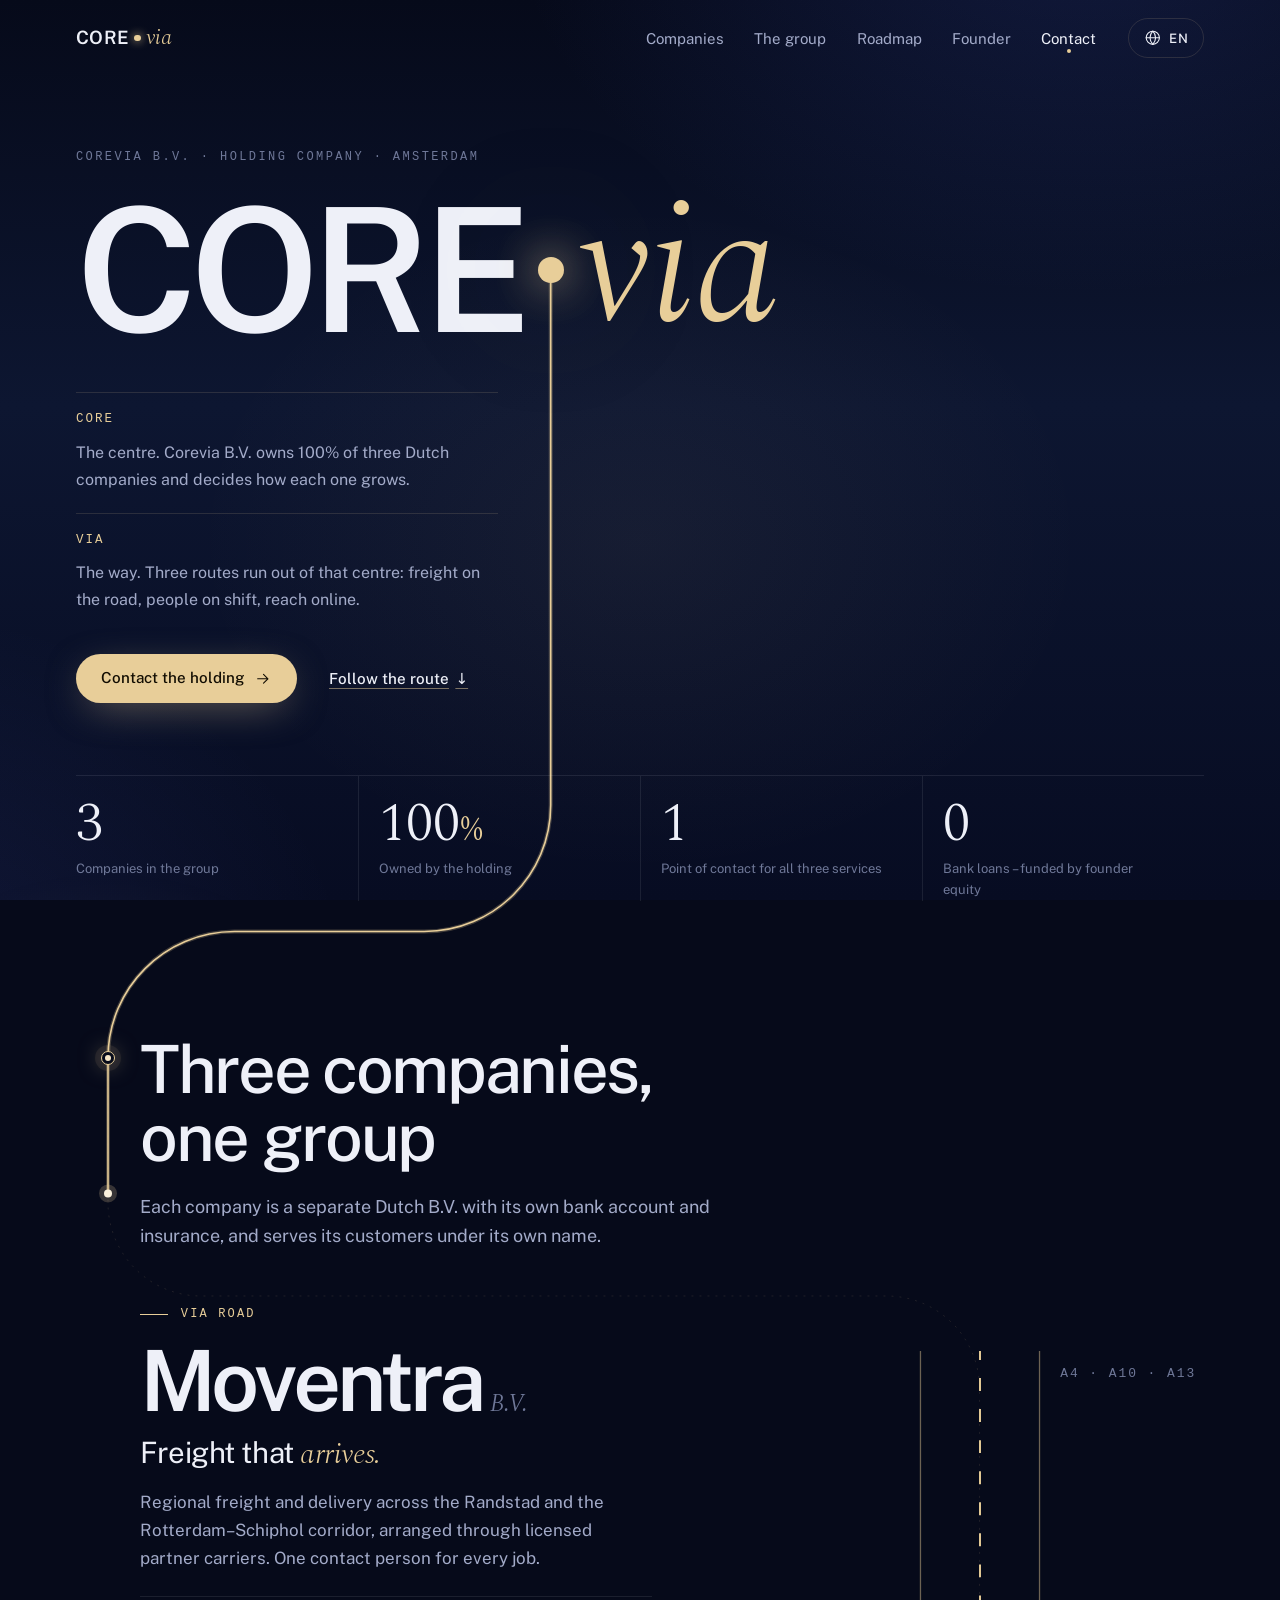
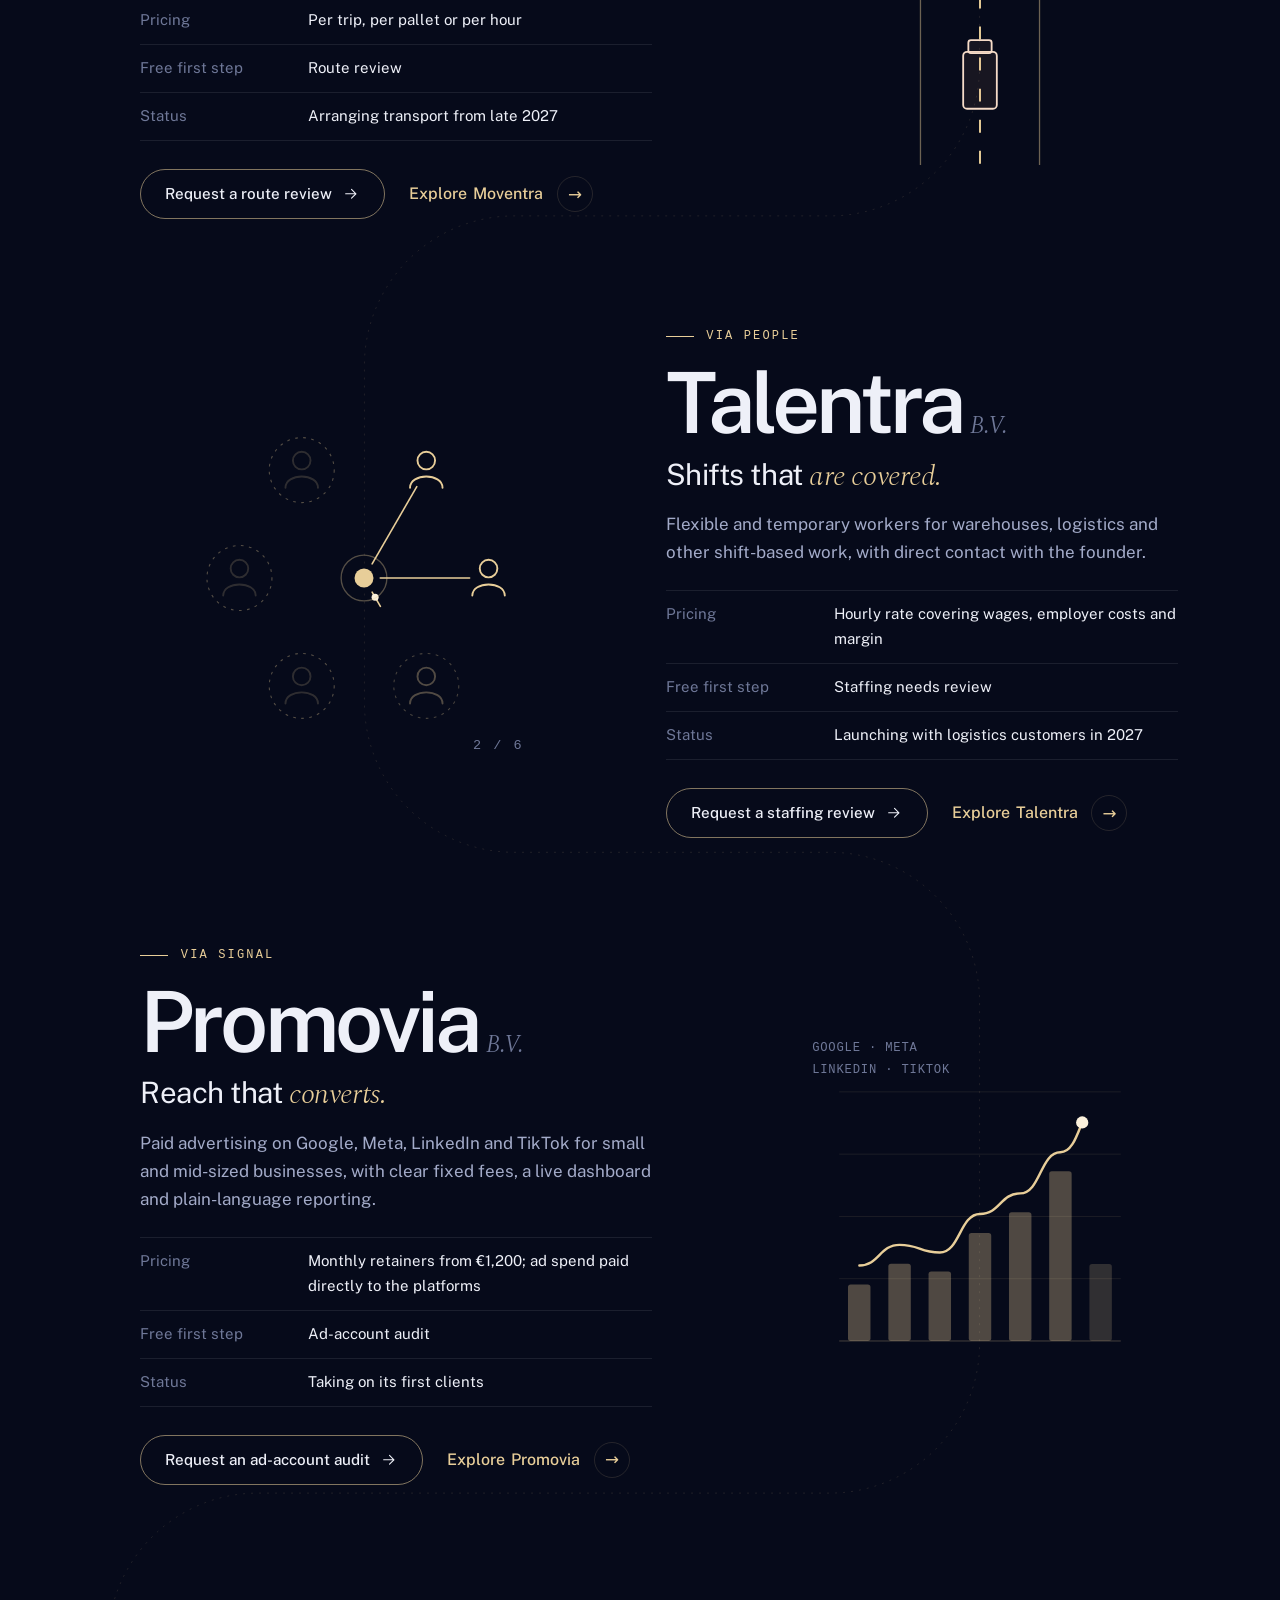
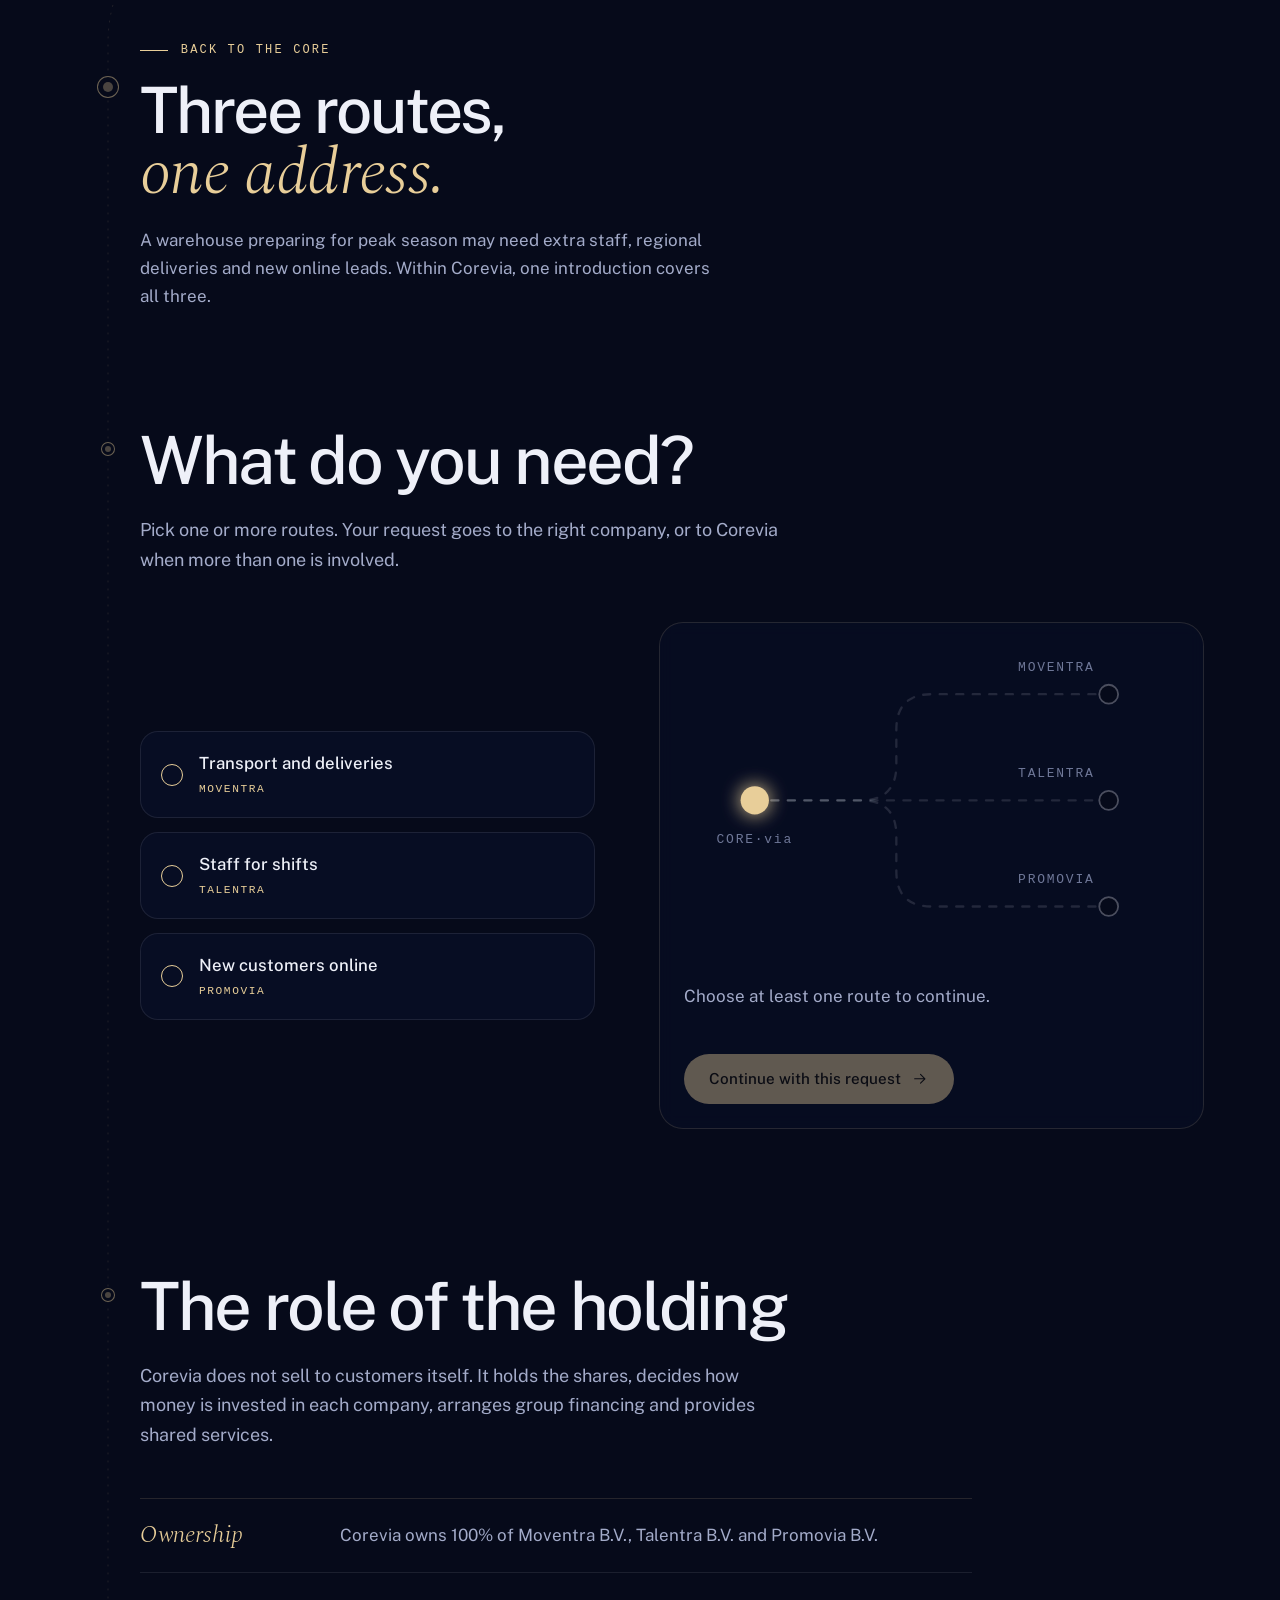
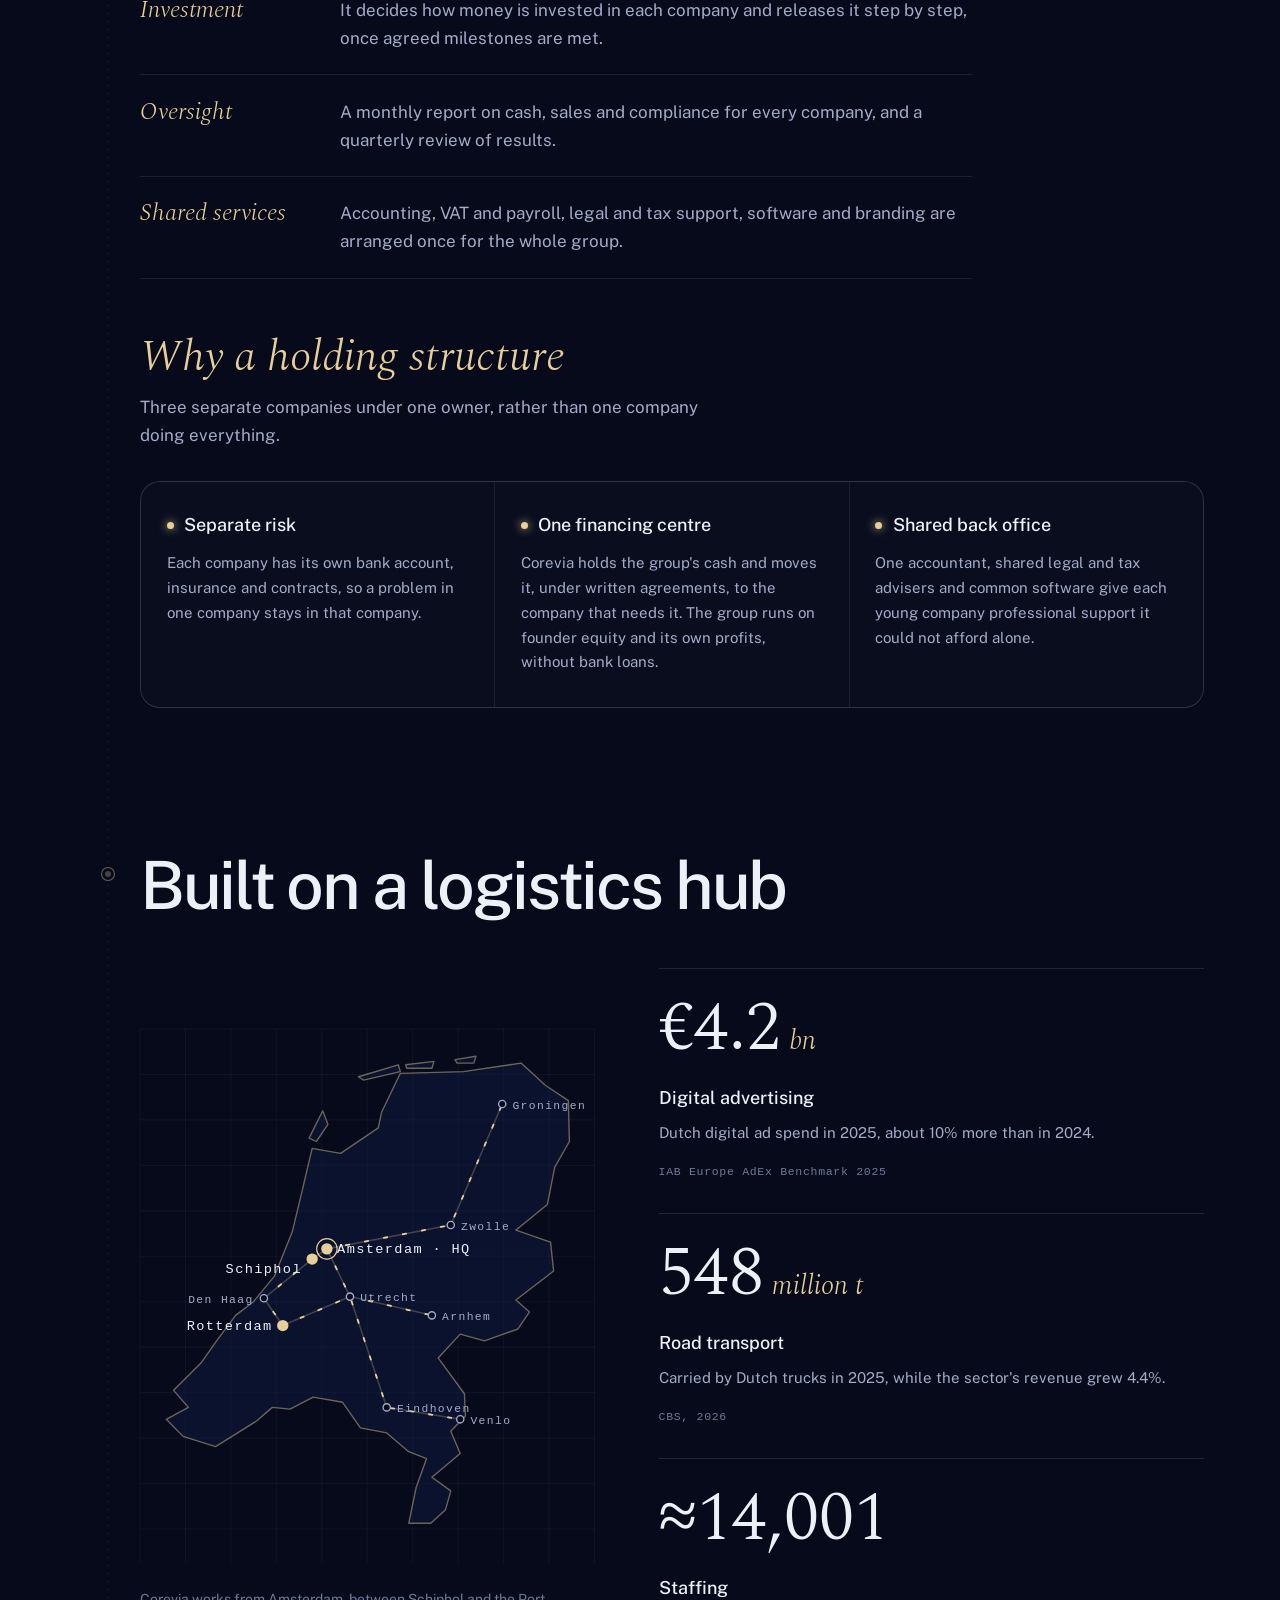
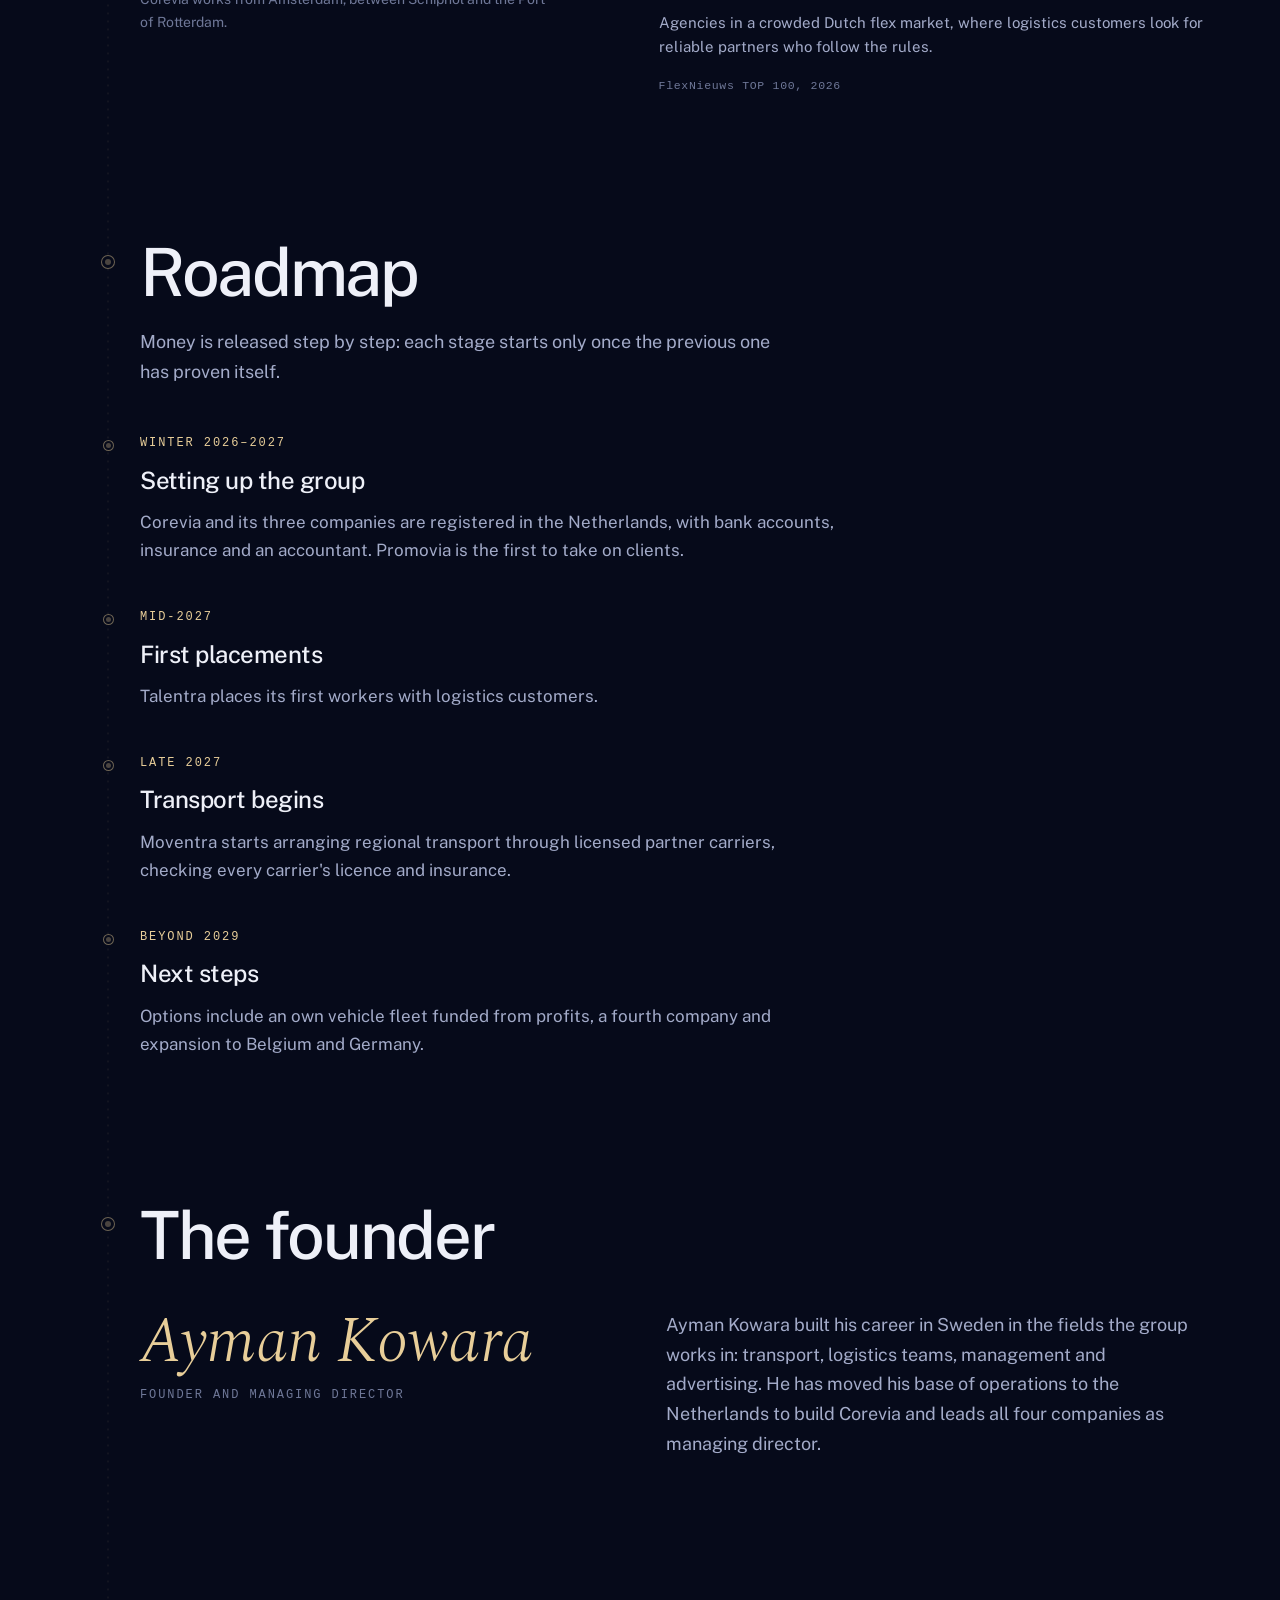
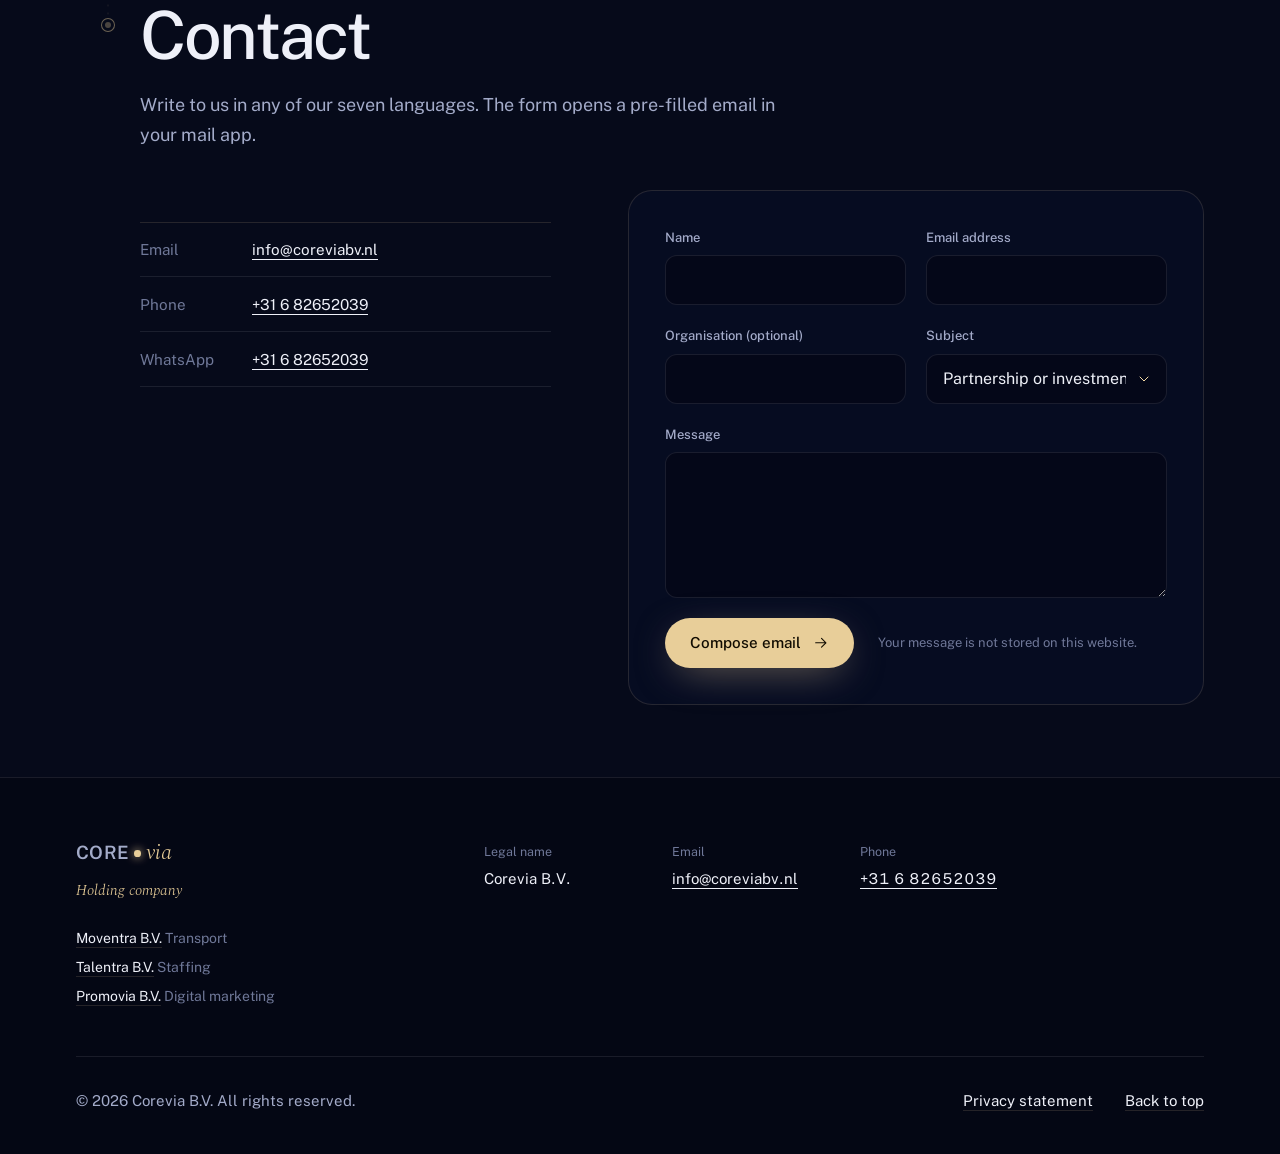
<file: index.html>
<!DOCTYPE html>
<html lang="en">
<head>
  <meta charset="utf-8">
  <meta name="viewport" content="width=device-width, initial-scale=1">
  <title>Corevia B.V. – Transport, staffing and digital marketing group</title>
  <meta name="description" content="Corevia B.V. is the Dutch holding company of Moventra (transport), Talentra (staffing) and Promovia (digital marketing).">
  <meta name="theme-color" content="#070b1d">
  <meta property="og:type" content="website">
  <meta property="og:url" content="https://coreviabv.nl/">
  <meta property="og:title" content="Corevia B.V. – Transport, staffing and digital marketing group">
  <meta property="og:description" content="Corevia B.V. is the Dutch holding company of Moventra (transport), Talentra (staffing) and Promovia (digital marketing).">
  <meta property="og:image" content="https://coreviabv.nl/assets/og-image.png">
  <meta property="og:image:width" content="1200">
  <meta property="og:image:height" content="630">
  <meta name="twitter:card" content="summary_large_image">
  <link rel="icon" href="assets/favicon.svg" type="image/svg+xml">
  <script type="application/ld+json">
  {"@context":"https://schema.org","@type":"Organization","name":"Corevia B.V.","legalName":"Corevia B.V.","email":"info@coreviabv.nl","telephone":"+31682652039","description":"Dutch holding company of Moventra B.V. (transport), Talentra B.V. (staffing) and Promovia B.V. (digital marketing).","foundingDate":"2026-11","founder":{"@type":"Person","name":"Ayman Kowara"},"address":{"@type":"PostalAddress","addressLocality":"Amsterdam","addressCountry":"NL"},"subOrganization":[{"@type":"Organization","name":"Moventra B.V.","description":"Regional freight and delivery"},{"@type":"Organization","name":"Talentra B.V.","description":"Staffing and employment"},{"@type":"Organization","name":"Promovia B.V.","description":"Digital marketing"}]}
  </script>
  <link rel="preload" href="assets/fonts/spectral-latin-300-italic.woff2" as="font" type="font/woff2" crossorigin>
  <link rel="preload" href="assets/fonts/public-sans-latin-400-normal.woff2" as="font" type="font/woff2" crossorigin>
  <link rel="stylesheet" href="css/via.css?v=20261126g">
  <script>
    document.documentElement.classList.add("js");
  </script>
</head>
<body data-page="home">
  <a class="skip-link" href="#main" data-i18n="skip">Skip to content</a>


  <!-- Background: gradient, moving contour lines, grain, glow that follows the line -->
  <div class="bg" aria-hidden="true">
    <canvas id="bg-lines"></canvas>
    <div class="bg-glow" id="bg-glow"></div>
    <div class="bg-grain"></div>
  </div>

  <header class="site-header" id="top">
    <div class="wrap">
      <a class="wordmark" href="#top" aria-label="Corevia B.V.">
        <span class="wm-core">CORE</span><span class="wm-dot" aria-hidden="true"></span><span class="wm-via">via</span>
      </a>
      <nav class="primary-nav" id="primary-nav" aria-label="Main" data-i18n-scope>
        <ul>
          <li><a href="#companies" data-i18n="nav.companies">Companies</a></li>
          <li><a href="#about" data-i18n="nav.group">The group</a></li>
          <li><a href="#roadmap" data-i18n="nav.roadmap">Roadmap</a></li>
          <li><a href="#founder" data-i18n="nav.founder">Founder</a></li>
          <li><a href="#contact" data-i18n="nav.contact">Contact</a></li>
        </ul>
      </nav>
      <div class="lang" id="lang">
        <button class="lang-toggle" type="button" aria-expanded="false" aria-controls="lang-list" data-i18n-attr="aria-label:lang.label">
          <svg class="icon" viewBox="0 0 24 24" aria-hidden="true"><circle cx="12" cy="12" r="9"/><path d="M3 12h18"/><path d="M12 3c2.5 2.6 3.8 5.6 3.8 9s-1.3 6.4-3.8 9c-2.5-2.6-3.8-5.6-3.8-9S9.5 5.6 12 3z"/></svg>
          <span class="lang-current">EN</span>
        </button>
        <ul class="lang-list" id="lang-list"></ul>
      </div>
      <button class="menu-toggle" type="button" aria-expanded="false" aria-controls="primary-nav" data-i18n-attr="aria-label:nav.menu">
        <svg class="icon icon-open" viewBox="0 0 24 24" aria-hidden="true"><path d="M4 8h16M4 16h16"/></svg>
        <svg class="icon icon-close" viewBox="0 0 24 24" aria-hidden="true"><path d="M6 6l12 12M18 6 6 18"/></svg>
      </button>
    </div>
    <nav class="metro" id="metro" aria-label="Route" data-i18n-scope>
      <div class="metro-track"><span class="metro-fill"></span></div>
      <ol>
        <li><a href="#top" data-target="top"><i></i><span>Corevia</span></a></li>
        <li style="--c: var(--m)"><a href="#co-moventra" data-target="co-moventra"><i></i><span>Moventra</span></a></li>
        <li style="--c: var(--t)"><a href="#co-talentra" data-target="co-talentra"><i></i><span>Talentra</span></a></li>
        <li style="--c: var(--p)"><a href="#co-promovia" data-target="co-promovia"><i></i><span>Promovia</span></a></li>
        <li><a href="#needs" data-target="needs"><i></i><span data-i18n="nav.needs">Your request</span></a></li>
        <li><a href="#about" data-target="about"><i></i><span data-i18n="nav.group">The group</span></a></li>
        <li><a href="#market" data-target="market"><i></i><span data-i18n="nav.market">Market</span></a></li>
        <li><a href="#roadmap" data-target="roadmap"><i></i><span data-i18n="nav.roadmap">Roadmap</span></a></li>
        <li><a href="#founder" data-target="founder"><i></i><span data-i18n="nav.founder">Founder</span></a></li>
        <li><a href="#contact" data-target="contact"><i></i><span data-i18n="nav.contact">Contact</span></a></li>
      </ol>
    </nav>
  </header>

  <main id="main" data-i18n-scope>
    <!-- The route: one glowing line drawn through every [data-node] -->
    <svg class="route" id="route" aria-hidden="true"></svg>

    <!-- HERO -->
    <section class="hero" aria-labelledby="hero-title">
      <div class="wrap">
        <p class="eyebrow load" style="--d:.1s">Corevia B.V. · <span data-i18n="hero.descriptor">Holding company</span> · Amsterdam</p>
        <h1 class="word" id="hero-title" aria-label="Corevia">
          <span class="core load" style="--d:.2s">CORE</span><span class="dot" data-node="hero"></span><span class="via load" style="--d:.55s">via</span>
        </h1>
        <div class="defs">
          <p class="load" style="--d:.8s"><b>CORE</b><span data-i18n="via.def.core">The centre.</span></p>
          <p class="load" style="--d:.95s"><b>VIA</b><span data-i18n="via.def.via">The way.</span></p>
        </div>
        <div class="hero-actions load" style="--d:1.1s">
          <a class="btn btn-glow" href="#contact" data-subject="partners"><span data-i18n="hero.cta">Contact the holding</span><svg class="icon" viewBox="0 0 24 24" aria-hidden="true"><path d="M5 12h14M13 6l6 6-6 6"/></svg></a>
          <a class="text-link" href="#companies"><span data-i18n="via.scroll">Follow the route</span> ↓</a>
        </div>
        <dl class="stats">
          <div class="reveal" style="--i:0"><dt data-i18n="stat.companies">Operating companies</dt><dd><span class="num" data-count="3">3</span></dd></div>
          <div class="reveal" style="--i:1"><dt data-i18n="stat.owned">Owned by the holding</dt><dd><span class="num" data-count="100">100</span><small>%</small></dd></div>
          <div class="reveal" style="--i:2"><dt data-i18n="stat.contact">Point of contact</dt><dd><span class="num" data-count="1">1</span></dd></div>
          <div class="reveal" style="--i:3"><dt data-i18n="stat.loans">Bank loans</dt><dd><span class="num" data-count="0" data-from="9">0</span></dd></div>
        </dl>
      </div>
    </section>

    <!-- ROUTES / COMPANIES -->
    <section class="routes" id="companies" aria-labelledby="co-title">
      <div class="wrap">
        <header class="head reveal">
          <span class="node" data-node="companies"></span>
          <h2 id="co-title" data-i18n="co.title">Three companies, one group</h2>
          <p data-i18n="co.lead">Each company is a separate Dutch B.V.</p>
        </header>
      </div>

      <div class="stop" id="co-moventra" style="--c: var(--m)">
        <div class="wrap stop-grid">
          <article class="stop-card reveal">
            <span class="node card-node" data-node="m-sm"></span>
            <p class="k"><span data-i18n="via.m.k">Via road</span></p>
            <h3 class="co-name" style="view-transition-name: n-moventra">Moventra<small>B.V.</small></h3>
            <p class="tag"><span data-i18n="via.m.h1">Freight that</span> <i data-i18n="via.m.h2">arrives.</i></p>
            <p data-i18n="co.m.text">Regional freight and delivery.</p>
            <dl>
              <div><dt data-i18n="co.lbl.model">Pricing</dt><dd data-i18n="co.m.price">Per trip</dd></div>
              <div><dt data-i18n="co.lbl.first">Free first step</dt><dd data-i18n="co.m.first">Route review</dd></div>
              <div><dt data-i18n="co.lbl.status">Status</dt><dd data-i18n="co.m.status">Late 2027</dd></div>
            </dl>
            <a class="btn btn-line" href="#contact" data-subject="moventra"><span data-i18n="co.m.cta">Request a route review</span><svg class="icon" viewBox="0 0 24 24" aria-hidden="true"><path d="M5 12h14M13 6l6 6-6 6"/></svg></a>
            <a class="more" href="moventra"><span data-i18n="co.more">Explore</span> Moventra <span aria-hidden="true">→</span></a>
          </article>
          <div class="motif motif-road" data-node="m">
            <svg viewBox="-120 -170 240 340" aria-hidden="true">
              <line x1="-46" y1="-160" x2="-46" y2="160" class="m-edge"/><line x1="46" y1="-160" x2="46" y2="160" class="m-edge"/>
              <line x1="0" y1="-160" x2="0" y2="160" class="m-dash" id="m-dash"/>
              <g id="m-truck"><rect x="-13" y="-22" width="26" height="44" rx="3" class="m-truck"/><rect x="-9" y="-31" width="18" height="10" rx="2" class="m-truck"/></g>
              <text x="62" y="-140" class="m-label">A4 · A10 · A13</text>
            </svg>
          </div>
        </div>
      </div>

      <div class="stop alt" id="co-talentra" style="--c: var(--t)">
        <div class="wrap stop-grid">
          <div class="motif motif-team" data-node="t">
            <svg viewBox="-130 -130 260 260" aria-hidden="true" class="t-team"></svg>
          </div>
          <article class="stop-card reveal">
            <span class="node card-node" data-node="t-sm"></span>
            <p class="k"><span data-i18n="via.t.k">Via people</span></p>
            <h3 class="co-name" style="view-transition-name: n-talentra">Talentra<small>B.V.</small></h3>
            <p class="tag"><span data-i18n="via.t.h1">Shifts that</span> <i data-i18n="via.t.h2">are covered.</i></p>
            <p data-i18n="co.t.text">Flexible workers.</p>
            <dl>
              <div><dt data-i18n="co.lbl.model">Pricing</dt><dd data-i18n="co.t.price">Hourly rate</dd></div>
              <div><dt data-i18n="co.lbl.first">Free first step</dt><dd data-i18n="co.t.first">Staffing review</dd></div>
              <div><dt data-i18n="co.lbl.status">Status</dt><dd data-i18n="co.t.status">2027</dd></div>
            </dl>
            <a class="btn btn-line" href="#contact" data-subject="talentra"><span data-i18n="co.t.cta">Request a staffing review</span><svg class="icon" viewBox="0 0 24 24" aria-hidden="true"><path d="M5 12h14M13 6l6 6-6 6"/></svg></a>
            <a class="more" href="talentra"><span data-i18n="co.more">Explore</span> Talentra <span aria-hidden="true">→</span></a>
          </article>
        </div>
      </div>

      <div class="stop" id="co-promovia" style="--c: var(--p)">
        <div class="wrap stop-grid">
          <article class="stop-card reveal">
            <span class="node card-node" data-node="p-sm"></span>
            <p class="k"><span data-i18n="via.p.k">Via signal</span></p>
            <h3 class="co-name" style="view-transition-name: n-promovia">Promovia<small>B.V.</small></h3>
            <p class="tag"><span data-i18n="via.p.h1">Reach that</span> <i data-i18n="via.p.h2">converts.</i></p>
            <p data-i18n="co.p.text">Paid advertising.</p>
            <dl>
              <div><dt data-i18n="co.lbl.model">Pricing</dt><dd data-i18n="co.p.price">Retainers</dd></div>
              <div><dt data-i18n="co.lbl.first">Free first step</dt><dd data-i18n="co.p.first">Ad-account audit</dd></div>
              <div><dt data-i18n="co.lbl.status">Status</dt><dd data-i18n="co.p.status">Open</dd></div>
            </dl>
            <a class="btn btn-line" href="#contact" data-subject="promovia"><span data-i18n="co.p.cta">Request an ad-account audit</span><svg class="icon" viewBox="0 0 24 24" aria-hidden="true"><path d="M5 12h14M13 6l6 6-6 6"/></svg></a>
            <a class="more" href="promovia"><span data-i18n="co.more">Explore</span> Promovia <span aria-hidden="true">→</span></a>
          </article>
          <div class="motif motif-growth" data-node="p">
            <svg viewBox="-130 -130 260 260" aria-hidden="true" class="p-growth"></svg>
          </div>
        </div>
      </div>

      <div class="stop together" id="synergy" style="--c: var(--glow)">
        <div class="wrap">
          <span class="node node-big rail-node" data-node="all"></span>
          <article class="stop-card center reveal">
            <p class="k" data-i18n="via.all.k">Back to the core</p>
            <h3><span data-i18n="via.all.h1">Three routes,</span> <i data-i18n="via.all.h2">one address.</i></h3>
            <p data-i18n="syn.lead">A warehouse preparing for peak season...</p>
            
          </article>
        </div>
      </div>
    </section>

    <!-- YOUR REQUEST: pick the routes you need -->
    <section class="section needs" id="needs" aria-labelledby="needs-title">
      <div class="wrap">
        <header class="head reveal">
          <span class="node" data-node="needs"></span>
          <h2 id="needs-title" data-i18n="needs.title">What do you need?</h2>
          <p data-i18n="needs.lead">Pick one or more routes.</p>
        </header>
        <div class="needs-grid">
          <div class="needs-picks reveal" role="group" aria-labelledby="needs-title">
            <button type="button" class="pick" data-need="moventra" aria-pressed="false" style="--c: var(--m)"><i></i><span><b data-i18n="needs.m">Transport and delivery</b><small>Moventra</small></span></button>
            <button type="button" class="pick" data-need="talentra" aria-pressed="false" style="--c: var(--t)"><i></i><span><b data-i18n="needs.t">Staff for shifts</b><small>Talentra</small></span></button>
            <button type="button" class="pick" data-need="promovia" aria-pressed="false" style="--c: var(--p)"><i></i><span><b data-i18n="needs.p">New customers online</b><small>Promovia</small></span></button>
          </div>
          <div class="needs-map reveal" aria-hidden="true">
            <svg viewBox="0 0 420 260" id="needs-svg">
              <path class="nl nl-m" d="M60 130 H150 Q180 130 180 100 V70 Q180 40 210 40 H360"/>
              <path class="nl nl-t" d="M60 130 H360"/>
              <path class="nl nl-p" d="M60 130 H150 Q180 130 180 160 V190 Q180 220 210 220 H360"/>
              <circle class="ns ns-core" cx="60" cy="130" r="12"/>
              <circle class="ns ns-m" cx="360" cy="40" r="8"/><circle class="ns ns-t" cx="360" cy="130" r="8"/><circle class="ns ns-p" cx="360" cy="220" r="8"/>
              <text x="60" y="166" class="nt">CORE·via</text>
              <text x="348" y="20" class="nt nt-r">MOVENTRA</text><text x="348" y="110" class="nt nt-r">TALENTRA</text><text x="348" y="200" class="nt nt-r">PROMOVIA</text>
            </svg>
            <p class="needs-out" id="needs-out" aria-live="polite" data-i18n="needs.none">Choose at least one route.</p>
            <button type="button" class="btn btn-glow" id="needs-go" disabled><span data-i18n="needs.cta">Send this request</span><svg class="icon" viewBox="0 0 24 24" aria-hidden="true"><path d="M5 12h14M13 6l6 6-6 6"/></svg></button>
          </div>
        </div>
      </div>
    </section>

    <!-- THE HOLDING -->
    <section class="section" id="about" aria-labelledby="about-title">
      <div class="wrap">
        <header class="head reveal">
          <span class="node" data-node="about"></span>
          <h2 id="about-title" data-i18n="about.title">The role of the holding</h2>
          <p data-i18n="about.lead">Corevia does not sell to customers itself.</p>
        </header>
        <div class="about-grid">
          <dl class="roles">
            <div class="reveal" style="--i:0"><dt data-i18n="about.ownership.title">Ownership</dt><dd data-i18n="about.ownership.text">…</dd></div>
            <div class="reveal" style="--i:1"><dt data-i18n="about.direction.title">Investment</dt><dd data-i18n="about.direction.text">…</dd></div>
            <div class="reveal" style="--i:2"><dt data-i18n="about.oversight.title">Oversight</dt><dd data-i18n="about.oversight.text">…</dd></div>
            <div class="reveal" style="--i:3"><dt data-i18n="about.shared.title">Shared services</dt><dd data-i18n="about.shared.text">…</dd></div>
          </dl>
          
        </div>

        <h3 class="sub reveal" data-i18n="ap.title">Why a holding structure</h3>
        <p class="sub-lead reveal" data-i18n="ap.lead">Three separate companies under one owner.</p>
        <div class="principles">
          <article class="reveal" style="--i:0"><h4 data-i18n="ap.risk.title">Separate risk</h4><p data-i18n="ap.risk.text">…</p></article>
          <article class="reveal" style="--i:2"><h4 data-i18n="ap.fin.title">One financing centre</h4><p data-i18n="ap.fin.text">…</p></article>
          <article class="reveal" style="--i:0"><h4 data-i18n="ap.back.title">Shared back office</h4><p data-i18n="ap.back.text">…</p></article>
        </div>
      </div>
    </section>

    <!-- MARKET -->
    <section class="section" id="market" aria-labelledby="mk-title">
      <div class="wrap">
        <header class="head reveal">
          <span class="node" data-node="market"></span>
          <h2 id="mk-title" data-i18n="mk.title">Built on a logistics hub</h2>
        </header>
        <div class="market-grid">
          <figure class="nl-map reveal" aria-labelledby="map-cap">
            <svg viewBox="0 0 400 470" id="nl-svg" role="img" aria-label="Map of the Netherlands with Amsterdam, Schiphol and Rotterdam"></svg>
            <figcaption id="map-cap" data-i18n="mk.map">Corevia works from Amsterdam, between Schiphol and the Port of Rotterdam.</figcaption>
          </figure>
        <div class="facts facts-stack">
          <article class="reveal" style="--i:0"><p class="fv">€<span class="num" data-count="4.8" data-decimals="1">4.8</span><small data-i18n="mk.ad.unit">bn</small></p><h4 data-i18n="mk.ad.title">Digital advertising</h4><p data-i18n="mk.ad.text">…</p><p class="src" data-i18n="mk.ad.src">IAB Europe AdEx Benchmark 2025</p></article>
          <article class="reveal" style="--i:1"><p class="fv"><span class="num" data-count="620">620</span><small data-i18n="mk.tr.unit">million t</small></p><h4 data-i18n="mk.tr.title">Road transport</h4><p data-i18n="mk.tr.text">…</p><p class="src">CBS, 2026</p></article>
          <article class="reveal" style="--i:2"><p class="fv">≈<span class="num" data-count="20000">20,000</span></p><h4 data-i18n="mk.st.title">Staffing</h4><p data-i18n="mk.st.text">…</p><p class="src">FlexNieuws TOP 100, 2026</p></article>
        </div>
        </div>
      </div>
    </section>

    <!-- ROADMAP -->
    <section class="section" id="roadmap" aria-labelledby="rm-title">
      <div class="wrap">
        <header class="head reveal">
          <span class="node" data-node="roadmap"></span>
          <h2 id="rm-title" data-i18n="rm.title">Roadmap</h2>
          <p data-i18n="rm.lead">Money is released step by step.</p>
        </header>
        <ol class="timeline">
          <li class="reveal"><span class="node node-s" data-node="rm1"></span><p class="date" data-i18n="rm.1.date">Winter 2026–2027</p><h4 data-i18n="rm.1.title">Setting up the group</h4><p data-i18n="rm.1.text">…</p></li>
          <li class="reveal"><span class="node node-s" data-node="rm3"></span><p class="date" data-i18n="rm.3.date">Mid-2027</p><h4 data-i18n="rm.3.title">First placements</h4><p data-i18n="rm.3.text">…</p></li>
          <li class="reveal"><span class="node node-s" data-node="rm4"></span><p class="date" data-i18n="rm.4.date">Late 2027</p><h4 data-i18n="rm.4.title">Transport begins</h4><p data-i18n="rm.4.text">…</p></li>
          <li class="reveal"><span class="node node-s" data-node="rm6"></span><p class="date" data-i18n="rm.6.date">Beyond 2029</p><h4 data-i18n="rm.6.title">Next steps</h4><p data-i18n="rm.6.text">…</p></li>
        </ol>
      </div>
    </section>

    <!-- FOUNDER -->
    <section class="section" id="founder" aria-labelledby="fd-title">
      <div class="wrap">
        <header class="head reveal">
          <span class="node" data-node="founder"></span>
          <h2 id="fd-title" data-i18n="fd.title">The founder</h2>
        </header>
        <div class="fd-grid">
          <div class="reveal">
            <p class="fd-name">Ayman Kowara</p>
            <p class="fd-role" data-i18n="fd.role">Founder and managing director</p>
          </div>
          <div class="reveal">
            <p class="fd-text" data-i18n="fd.text">…</p>
          </div>
        </div>
      </div>
    </section>

    <!-- CONTACT -->
    <section class="section" id="contact" aria-labelledby="contact-title">
      <div class="wrap">
        <header class="head reveal">
          <span class="node node-end" data-node="end"></span>
          <h2 id="contact-title" data-i18n="contact.title">Contact</h2>
          <p data-i18n="contact.lead">Write to us in any of our seven languages.</p>
        </header>
        <div class="contact-grid">
          <div class="reveal">
            <dl class="contact-details">
              <div><dt data-i18n="contact.email">Email</dt><dd data-config="email" data-config-link="mailto">To be added</dd></div>
              <div><dt data-i18n="contact.phone">Phone</dt><dd data-config="phone" data-config-link="tel">To be added</dd></div>
              <div><dt data-i18n="contact.address">Address</dt><dd data-config="address">To be added</dd></div>
            </dl>
          </div>
          <form class="form reveal" id="contact-form" novalidate>
            <div class="field"><label for="f-name" data-i18n="form.name">Name</label><input id="f-name" name="name" type="text" autocomplete="name" required aria-describedby="f-name-error"><p class="field-error" id="f-name-error" aria-live="polite"></p></div>
            <div class="field"><label for="f-email" data-i18n="form.email">Email address</label><input id="f-email" name="email" type="email" autocomplete="email" inputmode="email" required aria-describedby="f-email-error"><p class="field-error" id="f-email-error" aria-live="polite"></p></div>
            <div class="field"><label for="f-org" data-i18n="form.org">Organisation (optional)</label><input id="f-org" name="organisation" type="text" autocomplete="organization"></div>
            <div class="field"><label for="f-subject" data-i18n="form.subject">Subject</label>
              <select id="f-subject" name="subject">
                <option value="partners" data-i18n="subject.partners">Partnership or investment</option>
                <option value="moventra" data-i18n="subject.moventra">Transport – Moventra</option>
                <option value="talentra" data-i18n="subject.talentra">Staffing – Talentra</option>
                <option value="promovia" data-i18n="subject.promovia">Digital marketing – Promovia</option>
                <option value="clients" data-i18n="subject.clients">Client enquiry</option>
                <option value="careers" data-i18n="subject.careers">Career or application</option>
                <option value="other" data-i18n="subject.other">Other</option>
              </select>
            </div>
            <div class="field field-wide"><label for="f-message" data-i18n="form.message">Message</label><textarea id="f-message" name="message" rows="5" required aria-describedby="f-message-error"></textarea><p class="field-error" id="f-message-error" aria-live="polite"></p></div>
            <p class="form-status" id="form-status" role="alert"></p>
            <div class="form-foot">
              <button class="btn btn-glow" type="submit"><span data-i18n="form.submit">Compose email</span><svg class="icon" viewBox="0 0 24 24" aria-hidden="true"><path d="M5 12h14M13 6l6 6-6 6"/></svg></button>
              <p class="form-note" data-i18n="form.note">Your message is not stored on this website.</p>
            </div>
          </form>
        </div>
      </div>
    </section>
  </main>

  <footer class="site-footer" data-i18n-scope>
    <div class="wrap">
      <div class="footer-top">
        <div>
          <a class="wordmark" href="#top" aria-label="Corevia B.V."><span class="wm-core">CORE</span><span class="wm-dot" aria-hidden="true"></span><span class="wm-via">via</span></a>
          <p class="footer-descriptor" data-i18n="hero.descriptor">Holding company</p>
          <ul class="footer-companies">
            <li><a href="#co-moventra">Moventra B.V.</a> <span data-i18n="diag.moventra">Transport</span></li>
            <li><a href="#co-talentra">Talentra B.V.</a> <span data-i18n="diag.talentra">Staffing</span></li>
            <li><a href="#co-promovia">Promovia B.V.</a> <span data-i18n="diag.promovia">Digital marketing</span></li>
          </ul>
        </div>
        <dl class="footer-legal">
          <div><dt data-i18n="particulars.name">Legal name</dt><dd>Corevia B.V.</dd></div>
          <div class="particulars-email"><dt data-i18n="contact.email">Email</dt><dd data-config="email" data-config-link="mailto"></dd></div>
          <div><dt data-i18n="contact.phone">Phone</dt><dd data-config="phone" data-config-link="tel"></dd></div>
          <div><dt data-i18n="particulars.office">Registered office</dt><dd data-config="address">To be added</dd></div>
          <div><dt data-i18n="particulars.kvk">KvK</dt><dd data-config="kvk">To be added</dd></div>
          <div><dt data-i18n="particulars.vat">VAT</dt><dd data-config="vat">To be added</dd></div>
        </dl>
      </div>
      <div class="footer-bottom">
        <p data-i18n="footer.rights">© Corevia B.V.</p>
        <nav aria-label="Legal"><a href="privacy" data-i18n="footer.privacy">Privacy statement</a><a href="#top" data-i18n="footer.top">Back to top</a></nav>
      </div>
    </div>
  </footer>

  <a class="wa" id="wa" href="#" target="_blank" rel="noopener" hidden>
    <svg viewBox="0 0 24 24" aria-hidden="true"><path d="M12 3a9 9 0 0 0-7.8 13.5L3 21l4.6-1.2A9 9 0 1 0 12 3Z"/><path d="M8.6 8.4c.2-.5.4-.5.7-.5h.5c.2 0 .4 0 .5.4l.7 1.7c.1.2 0 .4-.1.6l-.5.6c-.1.1-.2.3 0 .5.5.9 1.3 1.7 2.3 2.2.2.1.4.1.5 0l.6-.7c.2-.2.4-.2.6-.1l1.6.8c.2.1.4.2.4.4 0 .5-.2 1.2-.7 1.5-.6.4-1.4.6-2.3.3-2.3-.8-4.2-2.6-5-4.9-.3-.8-.2-1.8.2-2.8Z"/></svg>
    <span data-i18n="wa.label">WhatsApp</span>
  </a>

  <script src="js/config.js?v=20261126g"></script>
  <script src="js/jobs.js?v=20261126g"></script>
  <script src="js/translations.js?v=20261126g"></script>
  <script src="js/translations-group.js?v=20261126g"></script>
  <script src="js/translations-via.js?v=20261126g"></script>
  <script src="js/translations-extra.js?v=20261126g"></script>
  <script src="js/translations-plans.js?v=20261126g"></script>
  <script src="js/main.js?v=20261126g"></script>
  <script src="js/via.js?v=20261126g"></script>
  <script src="js/site.js?v=20261126g"></script>
</body>
</html>
</file>
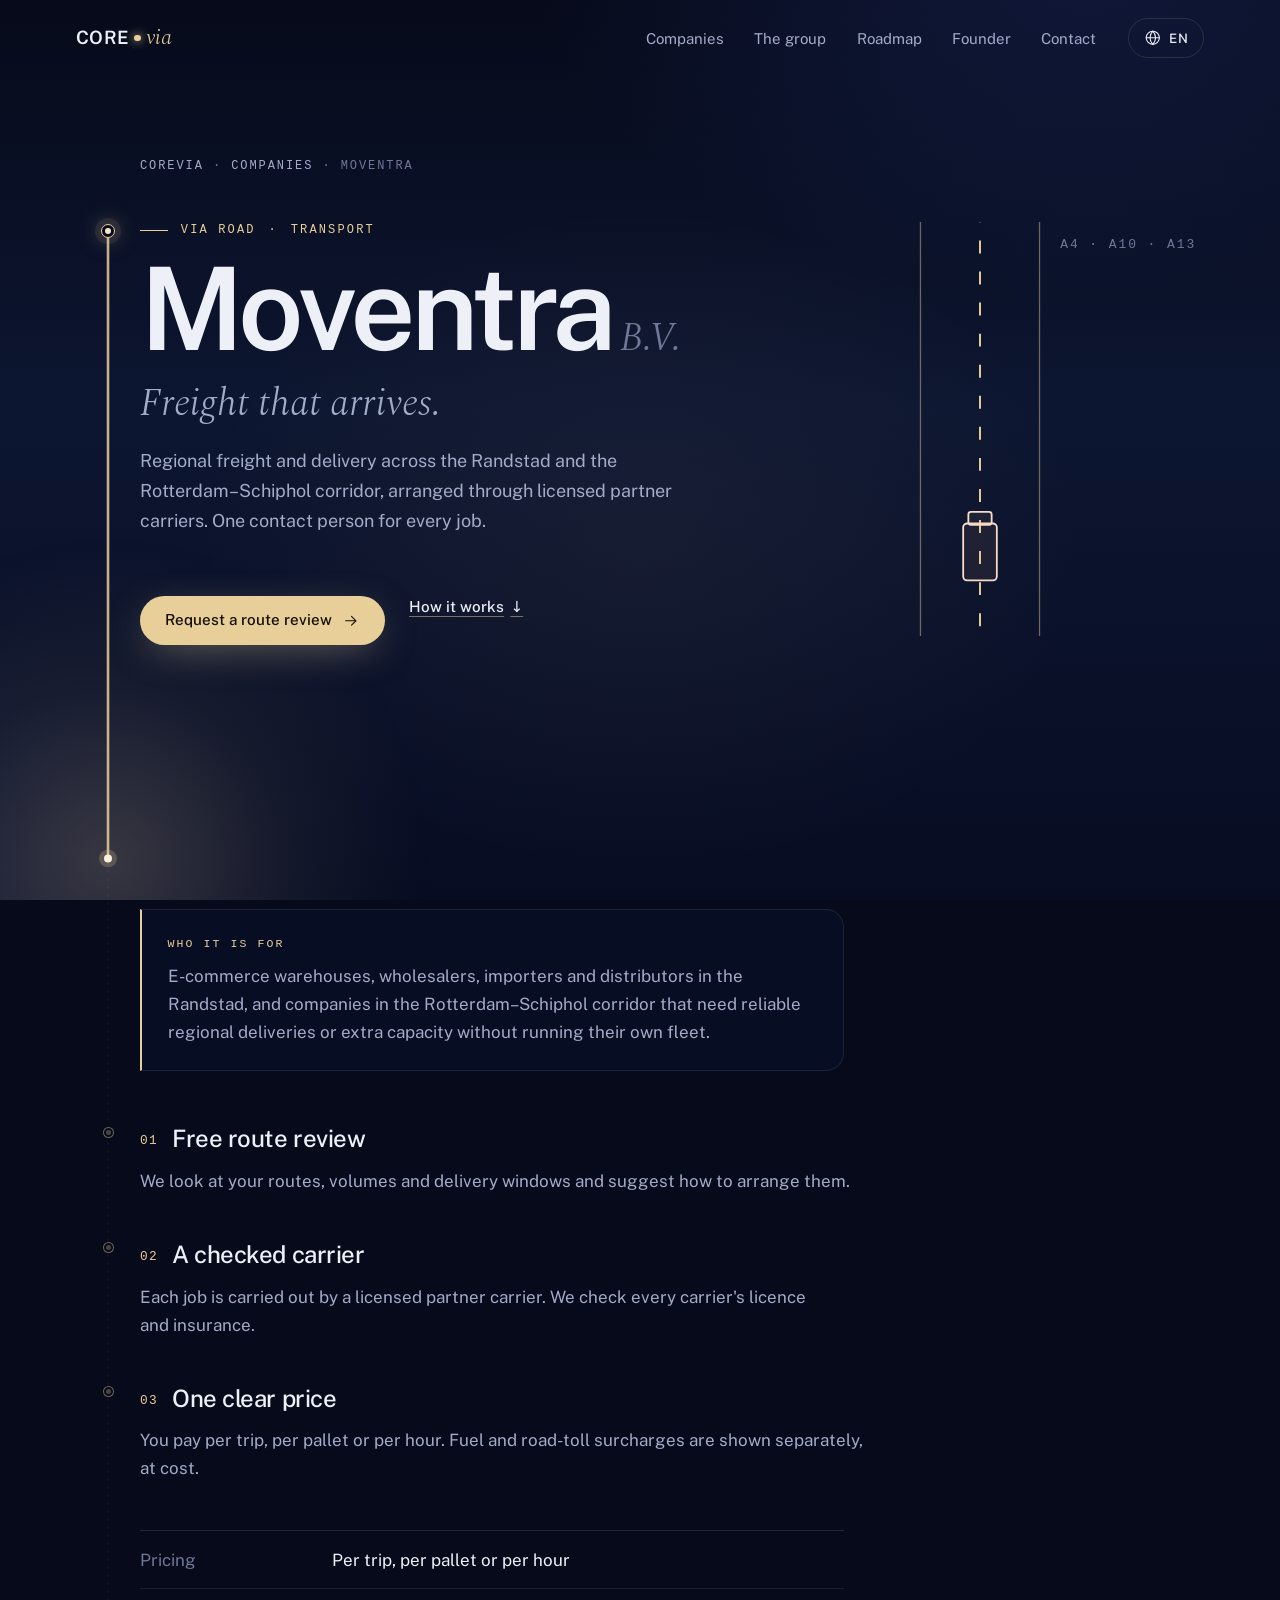
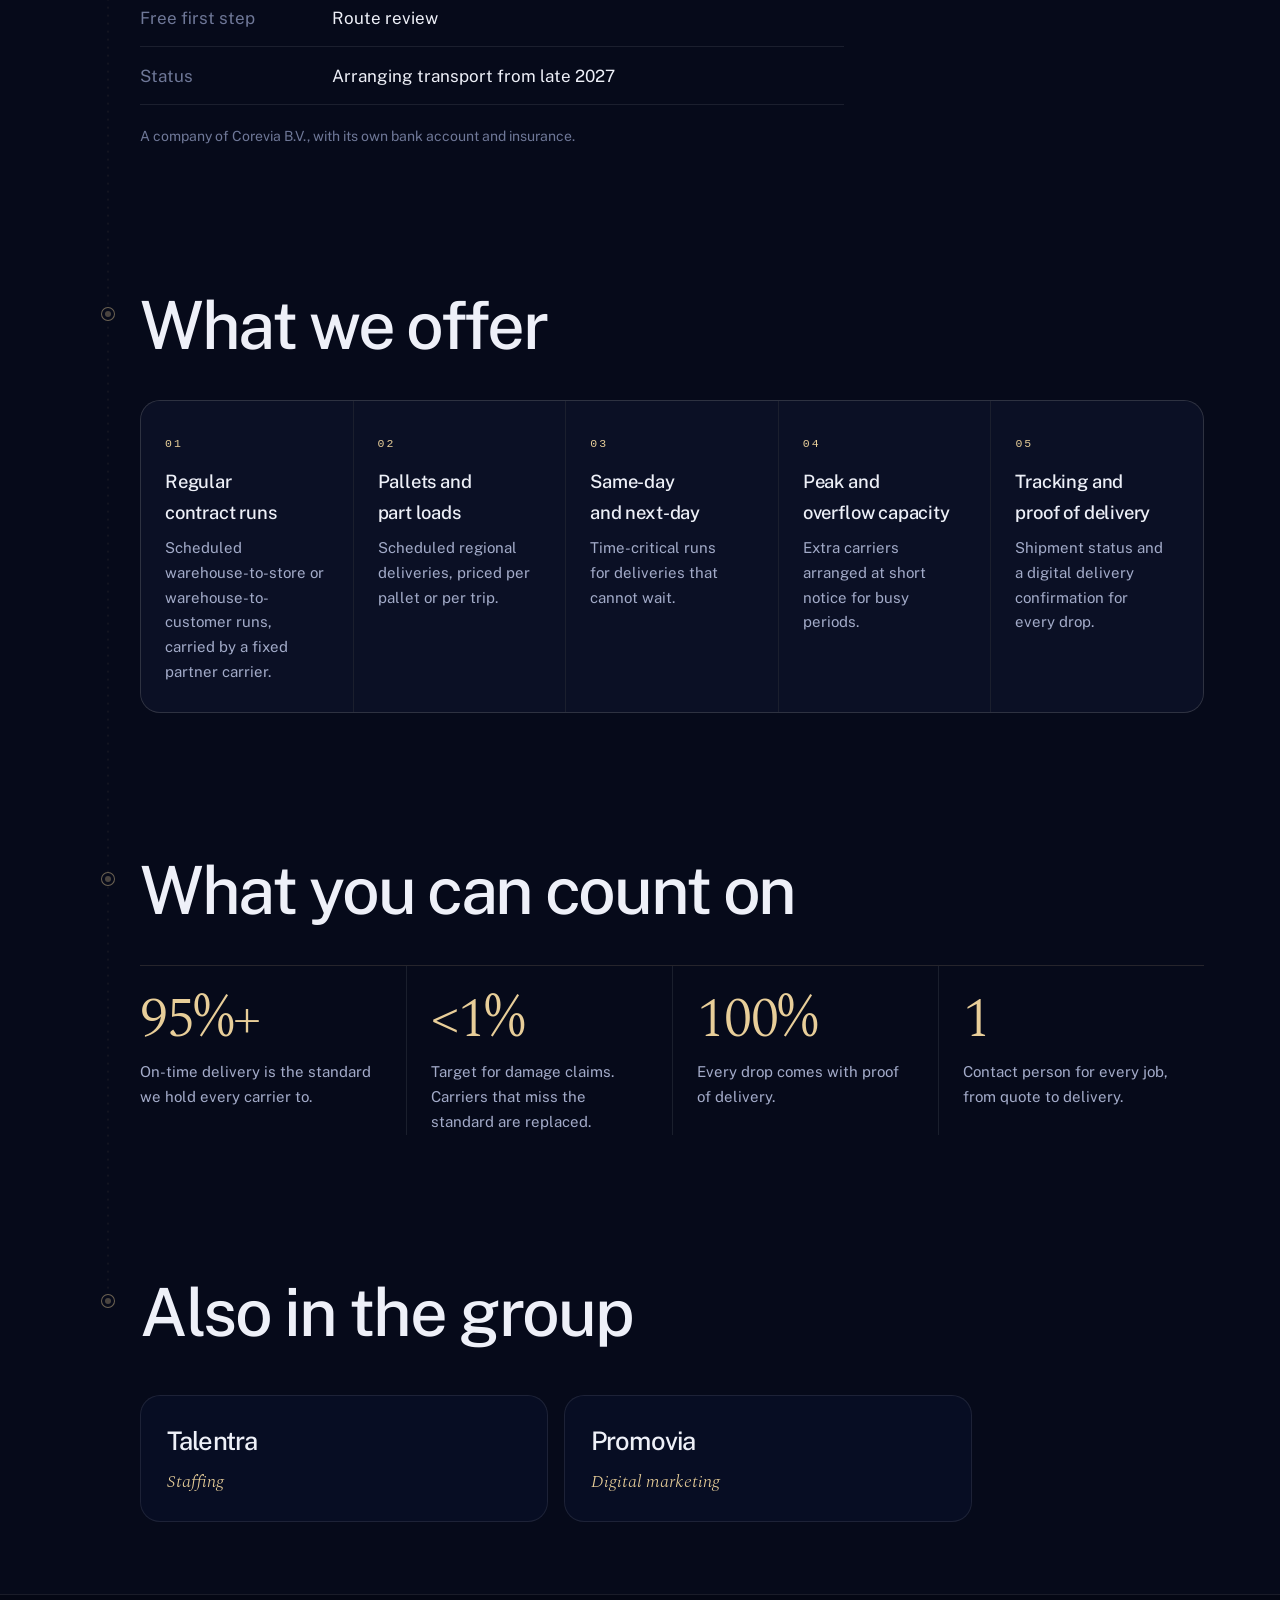
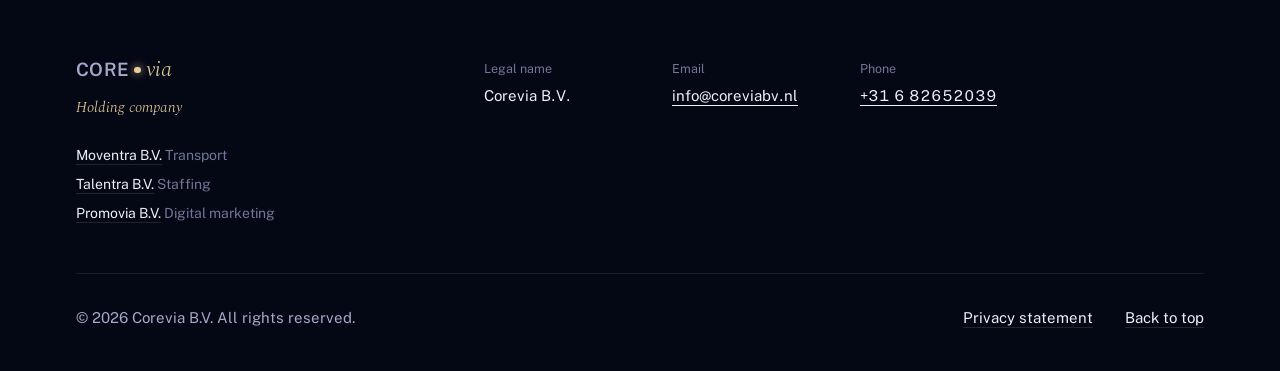
<file: moventra.html>
<!DOCTYPE html>
<html lang="en">
<head>
  <meta charset="utf-8">
  <meta name="viewport" content="width=device-width, initial-scale=1">
  <title>Moventra B.V. – Corevia</title>
  <meta name="description" content="" data-i18n-attr="content:co.m.text">
  <meta name="theme-color" content="#070b1d">
  <meta property="og:type" content="website">
  <meta property="og:url" content="https://coreviabv.nl/moventra">
  <meta property="og:title" content="Moventra B.V. – Corevia">
  <meta property="og:image" content="https://coreviabv.nl/assets/og-image.png">
  <meta name="twitter:card" content="summary_large_image">
  <link rel="icon" href="assets/favicon.svg" type="image/svg+xml">
  <link rel="preload" href="assets/fonts/public-sans-latin-400-normal.woff2" as="font" type="font/woff2" crossorigin>
  <link rel="stylesheet" href="css/via.css?v=20261126g">
  <script>document.documentElement.classList.add("js");</script>
</head>
<body data-page="company" data-company="moventra" style="--c: var(--m)">
  <a class="skip-link" href="#main" data-i18n="skip">Skip to content</a>
  <div class="bg" aria-hidden="true">
    <canvas id="bg-lines"></canvas>
    <div class="bg-glow" id="bg-glow"></div>
    <div class="bg-grain"></div>
  </div>

  <header class="site-header" id="top">
    <div class="wrap">
      <a class="wordmark" href="./" aria-label="Corevia B.V.">
        <span class="wm-core">CORE</span><span class="wm-dot" aria-hidden="true"></span><span class="wm-via">via</span>
      </a>
      <nav class="primary-nav" id="primary-nav" aria-label="Main" data-i18n-scope>
        <ul>
          <li><a href="./#companies" data-i18n="nav.companies">Companies</a></li>
          <li><a href="./#about" data-i18n="nav.group">The group</a></li>
          <li><a href="./#roadmap" data-i18n="nav.roadmap">Roadmap</a></li>
          <li><a href="./#founder" data-i18n="nav.founder">Founder</a></li>
          <li><a href="./#contact" data-i18n="nav.contact">Contact</a></li>
        </ul>
      </nav>
      <div class="lang" id="lang">
        <button class="lang-toggle" type="button" aria-expanded="false" aria-controls="lang-list" data-i18n-attr="aria-label:lang.label">
          <svg class="icon" viewBox="0 0 24 24" aria-hidden="true"><circle cx="12" cy="12" r="9"/><path d="M3 12h18"/><path d="M12 3c2.5 2.6 3.8 5.6 3.8 9s-1.3 6.4-3.8 9c-2.5-2.6-3.8-5.6-3.8-9S9.5 5.6 12 3z"/></svg>
          <span class="lang-current">EN</span>
        </button>
        <ul class="lang-list" id="lang-list"></ul>
      </div>
      <button class="menu-toggle" type="button" aria-expanded="false" aria-controls="primary-nav" data-i18n-attr="aria-label:nav.menu">
        <svg class="icon icon-open" viewBox="0 0 24 24" aria-hidden="true"><path d="M4 8h16M4 16h16"/></svg>
        <svg class="icon icon-close" viewBox="0 0 24 24" aria-hidden="true"><path d="M6 6l12 12M18 6 6 18"/></svg>
      </button>
    </div>
  </header>

  <main id="main" data-i18n-scope>
    <svg class="route" id="route" aria-hidden="true"></svg>

    <section class="cp-hero" aria-labelledby="cp-title">
      <div class="wrap">
        <p class="crumb"><a href="./">Corevia</a> · <a href="./#companies" data-i18n="nav.companies">Companies</a> · Moventra</p>
        <div class="cp-grid">
          <div class="stop-card">
            <span class="node card-node" data-node="start"></span>
            <p class="k"><span data-i18n="via.m.k">Via</span> · <span data-i18n="diag.moventra">Sector</span></p>
            <h1 id="cp-title" style="view-transition-name: n-moventra">Moventra<span>B.V.</span></h1>
            <p class="cp-tag"><span data-i18n="via.m.h1">…</span> <span data-i18n="via.m.h2">…</span></p>
            <p class="lead" data-i18n="co.m.text">…</p>
            <div class="cp-actions">
              <a class="btn btn-glow" href="./?subject=moventra#contact"><span data-i18n="co.m.cta">Request</span><svg class="icon" viewBox="0 0 24 24" aria-hidden="true"><path d="M5 12h14M13 6l6 6-6 6"/></svg></a>
              <a class="text-link" href="#how"><span data-i18n="cp.how">How it works</span> ↓</a>
            </div>
          </div>
          <div class="motif motif-road">
            <svg viewBox="-120 -170 240 340" aria-hidden="true">
              <line x1="-46" y1="-160" x2="-46" y2="160" class="m-edge"/><line x1="46" y1="-160" x2="46" y2="160" class="m-edge"/>
              <line x1="0" y1="-160" x2="0" y2="160" class="m-dash" id="m-dash"/>
              <g id="m-truck"><rect x="-13" y="-22" width="26" height="44" rx="3" class="m-truck"/><rect x="-9" y="-31" width="18" height="10" rx="2" class="m-truck"/></g>
              <text x="62" y="-140" class="m-label">A4 · A10 · A13</text>
            </svg>
          </div>
        </div>
      </div>
    </section>

    <section class="section" id="how" aria-labelledby="how-title">
      <div class="wrap">
        <header class="head reveal">
          <span class="node" data-node="how"></span>
          <h2 id="how-title" data-i18n="cp.how">How it works</h2>
        </header>
        <div class="who reveal"><h3 data-i18n="cp.who">Who it is for</h3><p data-i18n="cp.m.who">…</p></div>
        <ol class="steps">
          <li class="reveal"><span class="node node-s" data-node="s1"></span><h4 data-i18n="cp.m.s1t">Step 1</h4><p data-i18n="cp.m.s1">…</p></li>
          <li class="reveal"><span class="node node-s" data-node="s2"></span><h4 data-i18n="cp.m.s2t">Step 2</h4><p data-i18n="cp.m.s2">…</p></li>
          <li class="reveal"><span class="node node-s" data-node="s3"></span><h4 data-i18n="cp.m.s3t">Step 3</h4><p data-i18n="cp.m.s3">…</p></li>
        </ol>
        <dl class="cp-facts reveal">
          <div><dt data-i18n="co.lbl.model">Pricing</dt><dd data-i18n="co.m.price">…</dd></div>
          <div><dt data-i18n="co.lbl.first">Free first step</dt><dd data-i18n="co.m.first">…</dd></div>
          <div><dt data-i18n="co.lbl.status">Status</dt><dd data-i18n="co.m.status">…</dd></div>
        </dl>
        <p class="status-note" data-i18n="cp.note">Part of Corevia B.V.</p>
      </div>
    </section>

    <section class="section" id="offer" aria-labelledby="offer-title">
      <div class="wrap">
        <header class="head reveal">
          <span class="node" data-node="offer"></span>
          <h2 id="offer-title" data-i18n="cp.svc">What we offer</h2>
        </header>
        <ul class="svc">
          <li class="reveal" style="--i:0"><span class="svc-n">01</span><h4 data-i18n="cp.m.v1t">Regular contract runs</h4><p data-i18n="cp.m.v1">Scheduled warehouse-to-store or warehouse-to-customer runs, carried by a fixed partner carrier.</p></li>
          <li class="reveal" style="--i:1"><span class="svc-n">02</span><h4 data-i18n="cp.m.v2t">Pallets and part loads</h4><p data-i18n="cp.m.v2">Scheduled regional deliveries, priced per pallet or per trip.</p></li>
          <li class="reveal" style="--i:2"><span class="svc-n">03</span><h4 data-i18n="cp.m.v3t">Same-day and next-day</h4><p data-i18n="cp.m.v3">Time-critical runs for deliveries that cannot wait.</p></li>
          <li class="reveal" style="--i:3"><span class="svc-n">04</span><h4 data-i18n="cp.m.v4t">Peak and overflow capacity</h4><p data-i18n="cp.m.v4">Extra carriers arranged at short notice for busy periods.</p></li>
          <li class="reveal" style="--i:4"><span class="svc-n">05</span><h4 data-i18n="cp.m.v5t">Tracking and proof of delivery</h4><p data-i18n="cp.m.v5">Shipment status and a digital delivery confirmation for every drop.</p></li>
        </ul>
      </div>
    </section>

    <section class="section" id="promise" aria-labelledby="promise-title">
      <div class="wrap">
        <header class="head reveal">
          <span class="node" data-node="promise"></span>
          <h2 id="promise-title" data-i18n="cp.promise">What you can count on</h2>
        </header>
        <dl class="promise">
          <div class="reveal" style="--i:0"><dt data-i18n="cp.m.q1n">95%+</dt><dd data-i18n="cp.m.q1">On-time delivery is the standard we hold every carrier to.</dd></div>
          <div class="reveal" style="--i:1"><dt data-i18n="cp.m.q2n">&lt;1%</dt><dd data-i18n="cp.m.q2">Target for damage claims. Carriers that miss the standard are replaced.</dd></div>
          <div class="reveal" style="--i:2"><dt data-i18n="cp.m.q3n">100%</dt><dd data-i18n="cp.m.q3">Every drop comes with proof of delivery.</dd></div>
          <div class="reveal" style="--i:3"><dt data-i18n="cp.m.q4n">1</dt><dd data-i18n="cp.m.q4">Contact person for every job, from quote to delivery.</dd></div>
        </dl>
      </div>
    </section>

    <section class="section" id="also" aria-labelledby="also-title">
      <div class="wrap">
        <header class="head reveal">
          <span class="node node-end" data-node="end"></span>
          <h2 id="also-title" data-i18n="cp.also">Also in the group</h2>
        </header>
        <div class="also reveal"><a href="talentra" style="--c: var(--t)"><b>Talentra</b><span data-i18n="diag.talentra">Talentra</span></a><a href="promovia" style="--c: var(--p)"><b>Promovia</b><span data-i18n="diag.promovia">Promovia</span></a></div>
      </div>
    </section>
  </main>

  <footer class="site-footer" data-i18n-scope>
    <div class="wrap">
      <div class="footer-top">
        <div>
          <a class="wordmark" href="./" aria-label="Corevia B.V."><span class="wm-core">CORE</span><span class="wm-dot" aria-hidden="true"></span><span class="wm-via">via</span></a>
          <p class="footer-descriptor" data-i18n="hero.descriptor">Holding company</p>
          <ul class="footer-companies">
            <li><a href="moventra">Moventra B.V.</a> <span data-i18n="diag.moventra">Transport</span></li>
            <li><a href="talentra">Talentra B.V.</a> <span data-i18n="diag.talentra">Staffing</span></li>
            <li><a href="promovia">Promovia B.V.</a> <span data-i18n="diag.promovia">Digital marketing</span></li>
          </ul>
        </div>
        <dl class="footer-legal">
          <div><dt data-i18n="particulars.name">Legal name</dt><dd>Corevia B.V.</dd></div>
          <div class="particulars-email"><dt data-i18n="contact.email">Email</dt><dd data-config="email" data-config-link="mailto"></dd></div>
          <div><dt data-i18n="contact.phone">Phone</dt><dd data-config="phone" data-config-link="tel"></dd></div>
          <div><dt data-i18n="particulars.office">Registered office</dt><dd data-config="address">To be added</dd></div>
          <div><dt data-i18n="particulars.kvk">KvK</dt><dd data-config="kvk">To be added</dd></div>
          <div><dt data-i18n="particulars.vat">VAT</dt><dd data-config="vat">To be added</dd></div>
        </dl>
      </div>
      <div class="footer-bottom">
        <p data-i18n="footer.rights">© Corevia B.V.</p>
        <nav aria-label="Legal"><a href="privacy" data-i18n="footer.privacy">Privacy statement</a><a href="./" data-i18n="footer.top">Back to top</a></nav>
      </div>
    </div>
  </footer>

  <script src="js/config.js?v=20261126g"></script>
  <script src="js/jobs.js?v=20261126g"></script>
  <script src="js/translations.js?v=20261126g"></script>
  <script src="js/translations-group.js?v=20261126g"></script>
  <script src="js/translations-via.js?v=20261126g"></script>
  <script src="js/translations-extra.js?v=20261126g"></script>
  <script src="js/translations-plans.js?v=20261126g"></script>
  <script src="js/main.js?v=20261126g"></script>
  <script src="js/via.js?v=20261126g"></script>
  <script src="js/site.js?v=20261126g"></script>
</body>
</html>
</file>
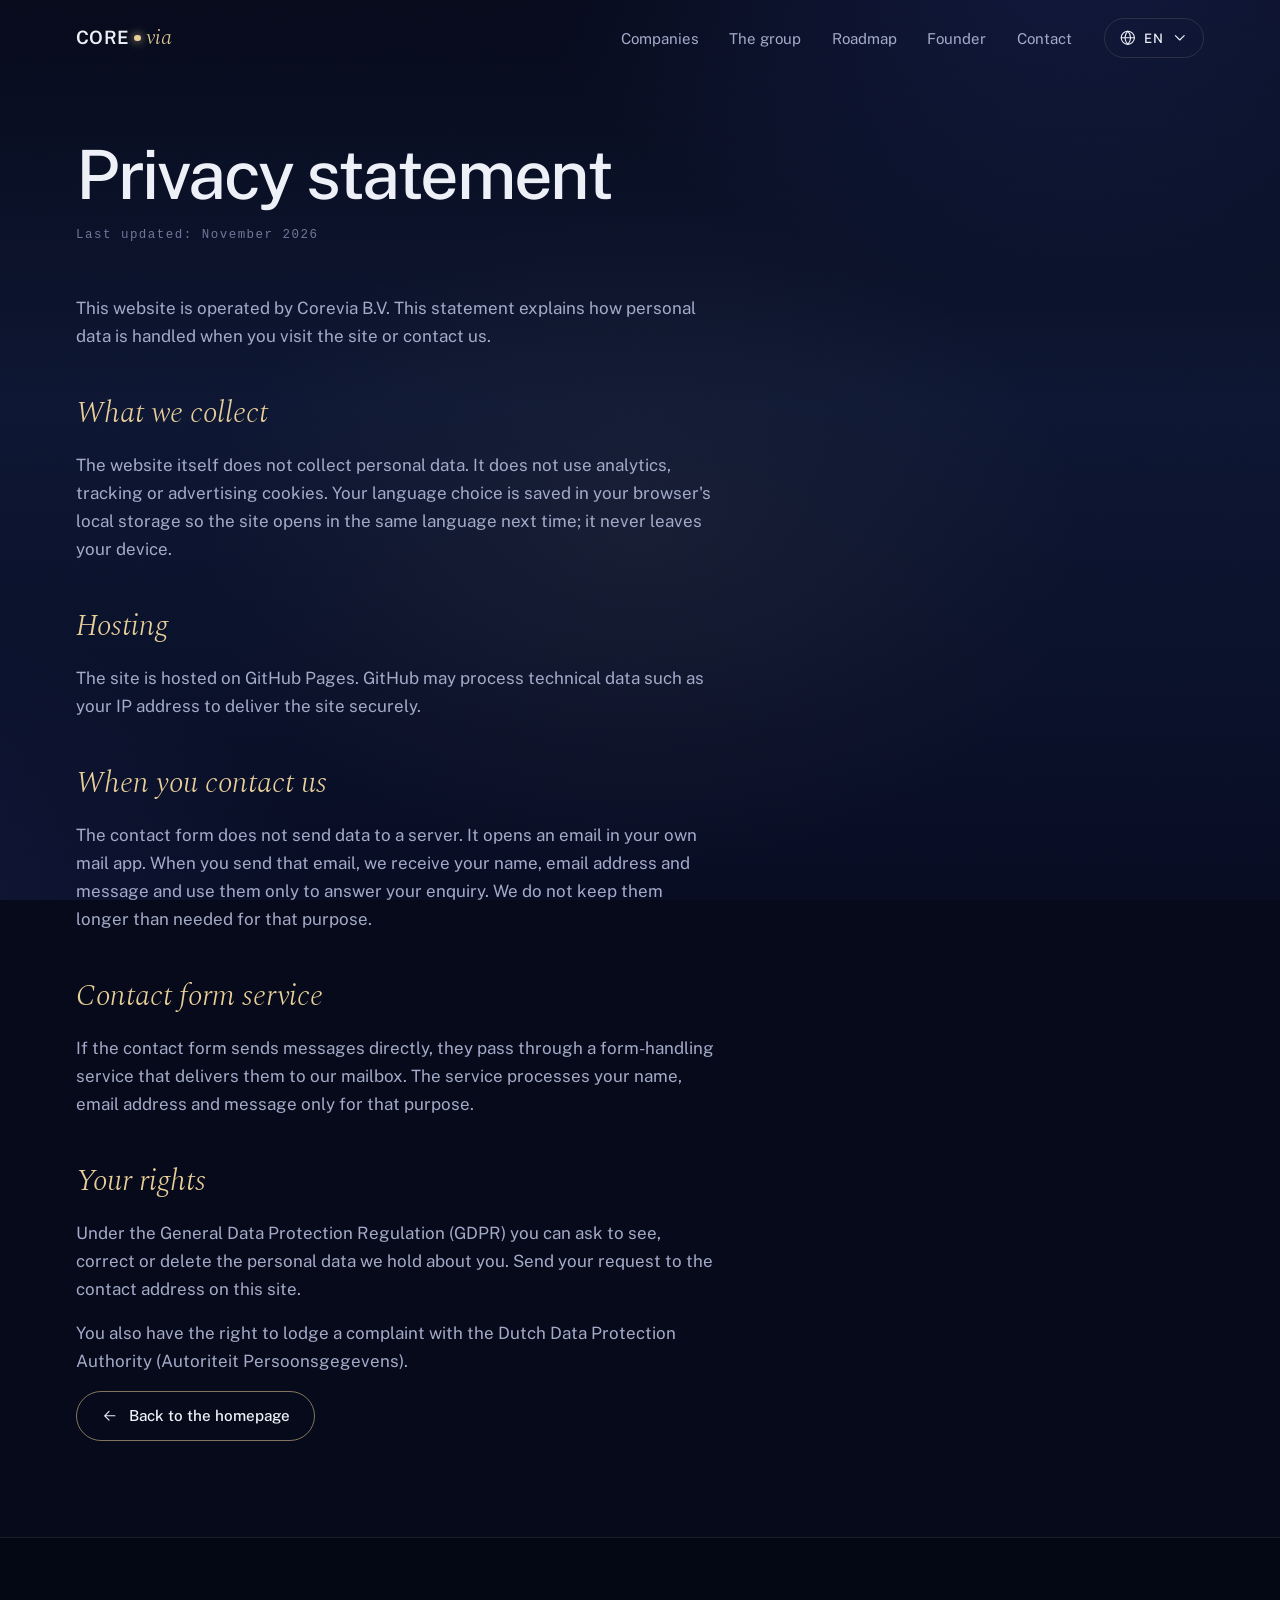
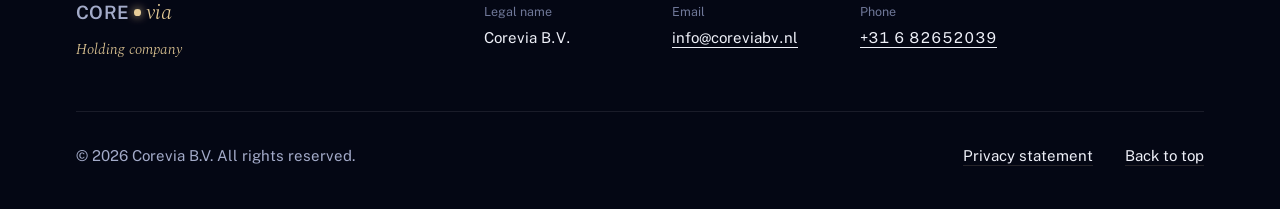
<file: privacy.html>
<!DOCTYPE html>
<html lang="en">
<head>
  <meta charset="utf-8">
  <meta name="viewport" content="width=device-width, initial-scale=1">
  <title>Privacy statement – Corevia B.V.</title>
  <meta name="description" content="How Corevia B.V. handles personal data on this website.">
  <meta name="theme-color" content="#070b1d">
  <link rel="icon" href="assets/favicon.svg" type="image/svg+xml">
  <link rel="preload" href="assets/fonts/spectral-latin-300-normal.woff2" as="font" type="font/woff2" crossorigin>
  <link rel="preload" href="assets/fonts/public-sans-latin-400-normal.woff2" as="font" type="font/woff2" crossorigin>
  <link rel="stylesheet" href="css/via.css?v=20261126g">
</head>
<body data-page="privacy">
  <div class="bg" aria-hidden="true"><div class="bg-grain"></div></div>
  <a class="skip-link" href="#main" data-i18n="skip">Skip to content</a>

  <header class="site-header" id="top">
    <div class="wrap">
      <a class="wordmark" href="./" aria-label="Corevia B.V.">
        <span class="wm-core">CORE</span><span class="wm-dot" aria-hidden="true"></span><span class="wm-via">via</span>
      </a>

      <nav class="primary-nav" id="primary-nav" aria-label="Main" data-i18n-scope>
        <ul>
          <li><a href="./#companies" data-i18n="nav.companies">Companies</a></li>
          <li><a href="./#about" data-i18n="nav.group">The group</a></li>
          <li><a href="./#roadmap" data-i18n="nav.roadmap">Roadmap</a></li>
          <li><a href="./#founder" data-i18n="nav.founder">Founder</a></li>
          <li><a href="./#contact" data-i18n="nav.contact">Contact</a></li>
        </ul>
      </nav>

      <div class="lang" id="lang">
        <button class="lang-toggle" type="button" aria-expanded="false" aria-controls="lang-list" data-i18n-attr="aria-label:lang.label">
          <svg class="icon" viewBox="0 0 24 24" aria-hidden="true"><circle cx="12" cy="12" r="9"/><path d="M3 12h18"/><path d="M12 3c2.5 2.6 3.8 5.6 3.8 9s-1.3 6.4-3.8 9c-2.5-2.6-3.8-5.6-3.8-9S9.5 5.6 12 3z"/></svg>
          <span class="lang-current">EN</span>
          <svg class="icon chevron" viewBox="0 0 24 24" aria-hidden="true"><path d="m6 9 6 6 6-6"/></svg>
        </button>
        <ul class="lang-list" id="lang-list"></ul>
      </div>

      <button class="menu-toggle" type="button" aria-expanded="false" aria-controls="primary-nav" data-i18n-attr="aria-label:nav.menu">
        <svg class="icon icon-open" viewBox="0 0 24 24" aria-hidden="true"><path d="M4 7h16M4 12h16M4 17h16"/></svg>
        <svg class="icon icon-close" viewBox="0 0 24 24" aria-hidden="true"><path d="M6 6l12 12M18 6 6 18"/></svg>
      </button>
    </div>
  </header>

  <main id="main" class="doc" data-i18n-scope>
    <div class="wrap">
      <div class="doc-head">
        <h1 data-i18n="privacy.title">Privacy statement</h1>
        <p class="doc-updated" data-i18n="privacy.updated">Last updated: November 2026</p>
      </div>
      <div class="doc-body">
        <p data-i18n="privacy.intro">This website is operated by Corevia B.V. This statement explains how personal data is handled when you visit the site or contact us.</p>

        <h2 data-i18n="privacy.collect.title">What we collect</h2>
        <p data-i18n="privacy.collect.text">The website itself does not collect personal data. It does not use analytics, tracking or advertising cookies. Your language choice is saved in your browser's local storage so the site opens in the same language next time; it never leaves your device.</p>

        <h2 data-i18n="privacy.hosting.title">Hosting</h2>
        <p data-i18n="privacy.hosting.text">The site is hosted on GitHub Pages. GitHub may process technical data such as your IP address to deliver the site securely.</p>

        <h2 data-i18n="privacy.contact.title">When you contact us</h2>
        <p data-i18n="privacy.contact.text">The contact form does not send data to a server. It opens an email in your own mail app. When you send that email, we receive your name, email address and message and use them only to answer your enquiry. We do not keep them longer than needed for that purpose.</p>

        <h2 data-i18n="privacy.form.title">Contact form service</h2>
        <p data-i18n="privacy.form.text">…</p>
        <h2 data-i18n="privacy.rights.title">Your rights</h2>
        <p data-i18n="privacy.rights.text">Under the General Data Protection Regulation (GDPR) you can ask to see, correct or delete the personal data we hold about you. Send your request to the contact address on this site.</p>
        <p data-i18n="privacy.rights.complaint">You also have the right to lodge a complaint with the Dutch Data Protection Authority (Autoriteit Persoonsgegevens).</p>

        <p class="doc-back">
          <a class="btn btn-line" style="--c: var(--glow)" href="./">
            <svg class="icon" viewBox="0 0 24 24" aria-hidden="true"><path d="M19 12H5M11 6l-6 6 6 6"/></svg>
            <span data-i18n="privacy.back">Back to the homepage</span>
          </a>
        </p>
      </div>
    </div>
  </main>

  <footer class="site-footer" data-i18n-scope>
    <div class="wrap">
      <div class="footer-top">
        <div>
          <a class="wordmark" href="./" aria-label="Corevia B.V.">
            <span class="wm-core">CORE</span><span class="wm-dot" aria-hidden="true"></span><span class="wm-via">via</span>
          </a>
          <p class="footer-descriptor" data-i18n="hero.descriptor">Holding company</p>
        </div>
        <dl class="footer-legal">
          <div><dt data-i18n="particulars.name">Legal name</dt><dd>Corevia B.V.</dd></div>
          <div class="particulars-email"><dt data-i18n="contact.email">Email</dt><dd data-config="email" data-config-link="mailto"></dd></div>
          <div><dt data-i18n="contact.phone">Phone</dt><dd data-config="phone" data-config-link="tel"></dd></div>
          <div><dt data-i18n="particulars.office">Registered office</dt><dd data-config="address">To be added</dd></div>
          <div><dt data-i18n="particulars.kvk">Chamber of Commerce (KvK)</dt><dd data-config="kvk">To be added</dd></div>
          <div><dt data-i18n="particulars.vat">VAT number</dt><dd data-config="vat">To be added</dd></div>
        </dl>
      </div>
      <div class="footer-bottom">
        <p data-i18n="footer.rights">© Corevia B.V. All rights reserved.</p>
        <nav aria-label="Legal">
          <a href="privacy" aria-current="page" data-i18n="footer.privacy">Privacy statement</a>
          <a href="#top" data-i18n="footer.top">Back to top</a>
        </nav>
      </div>
    </div>
  </footer>

  <script src="js/config.js?v=20261126g"></script>
  <script src="js/translations.js?v=20261126g"></script>
  <script src="js/translations-group.js?v=20261126g"></script>
  <script src="js/translations-via.js?v=20261126g"></script>
  <script src="js/translations-extra.js?v=20261126g"></script>
  <script src="js/translations-plans.js?v=20261126g"></script>
  <script src="js/main.js?v=20261126g"></script>
</body>
</html>
</file>
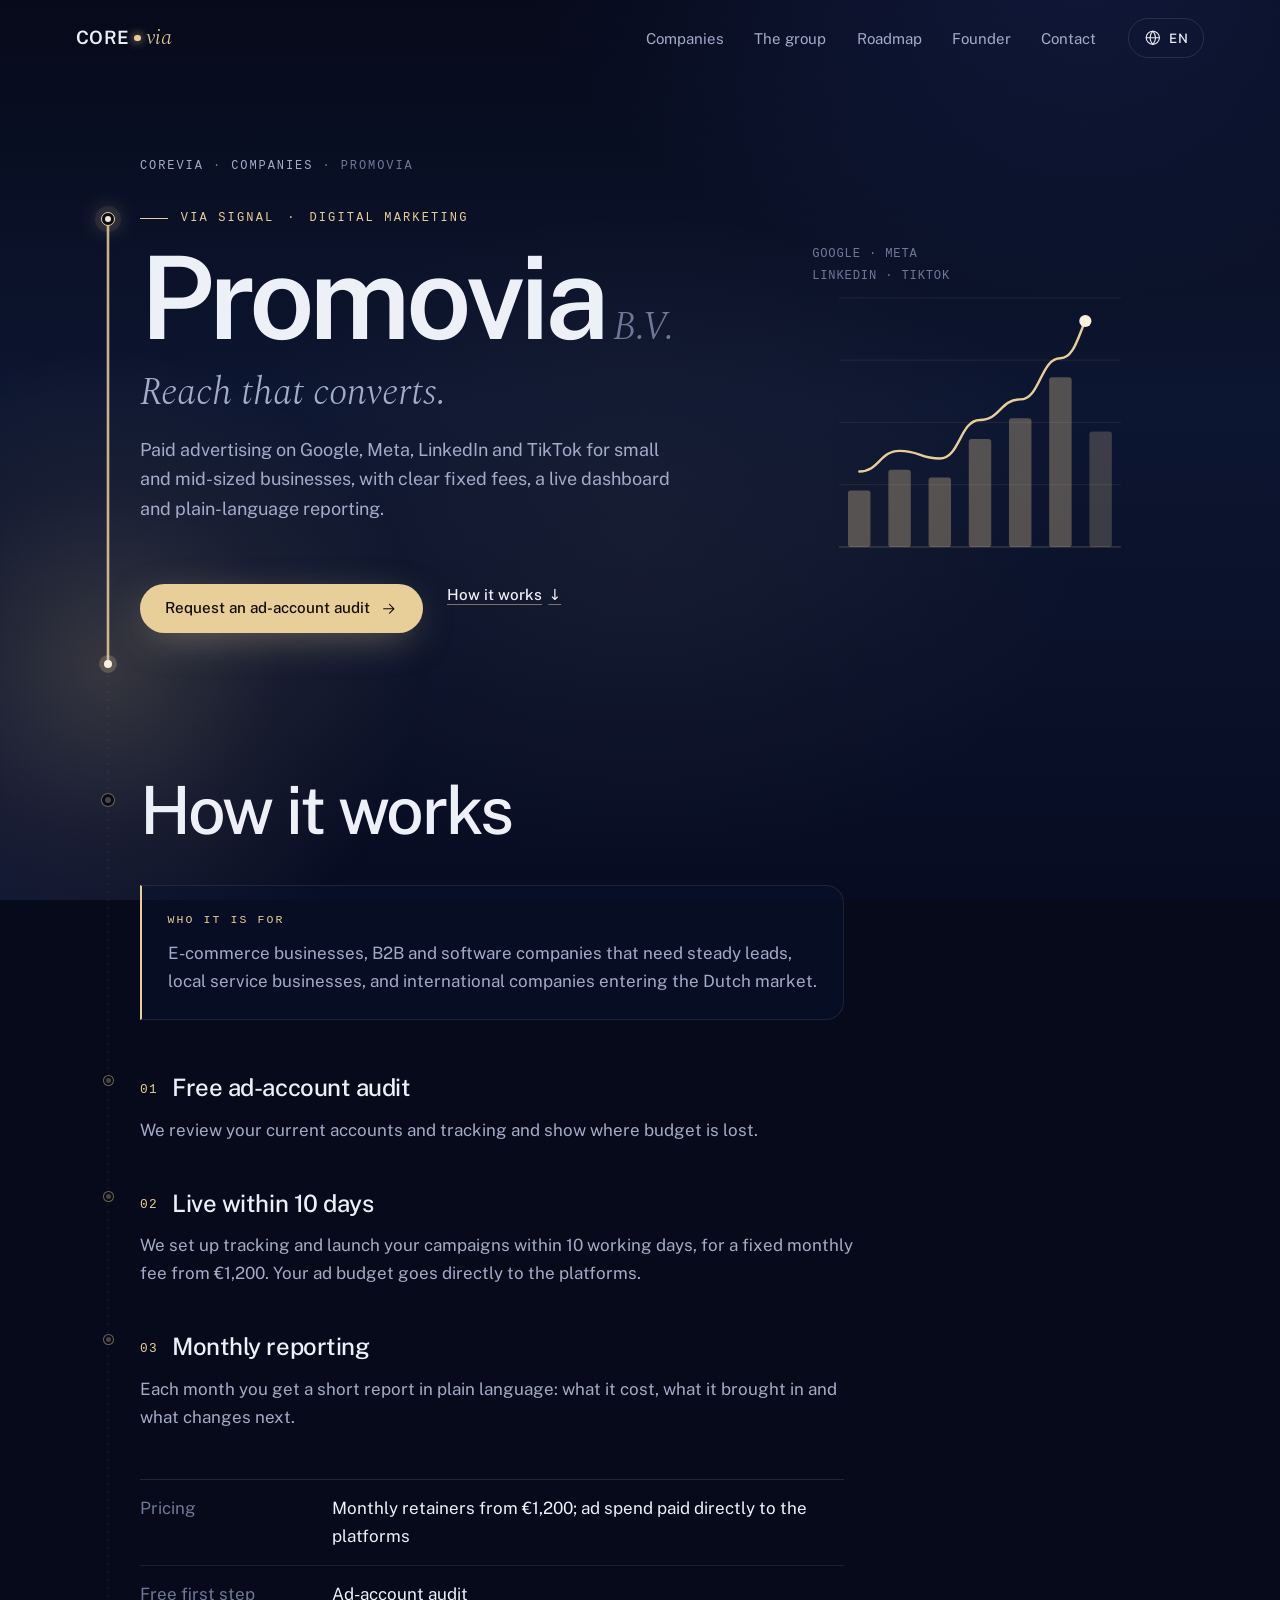
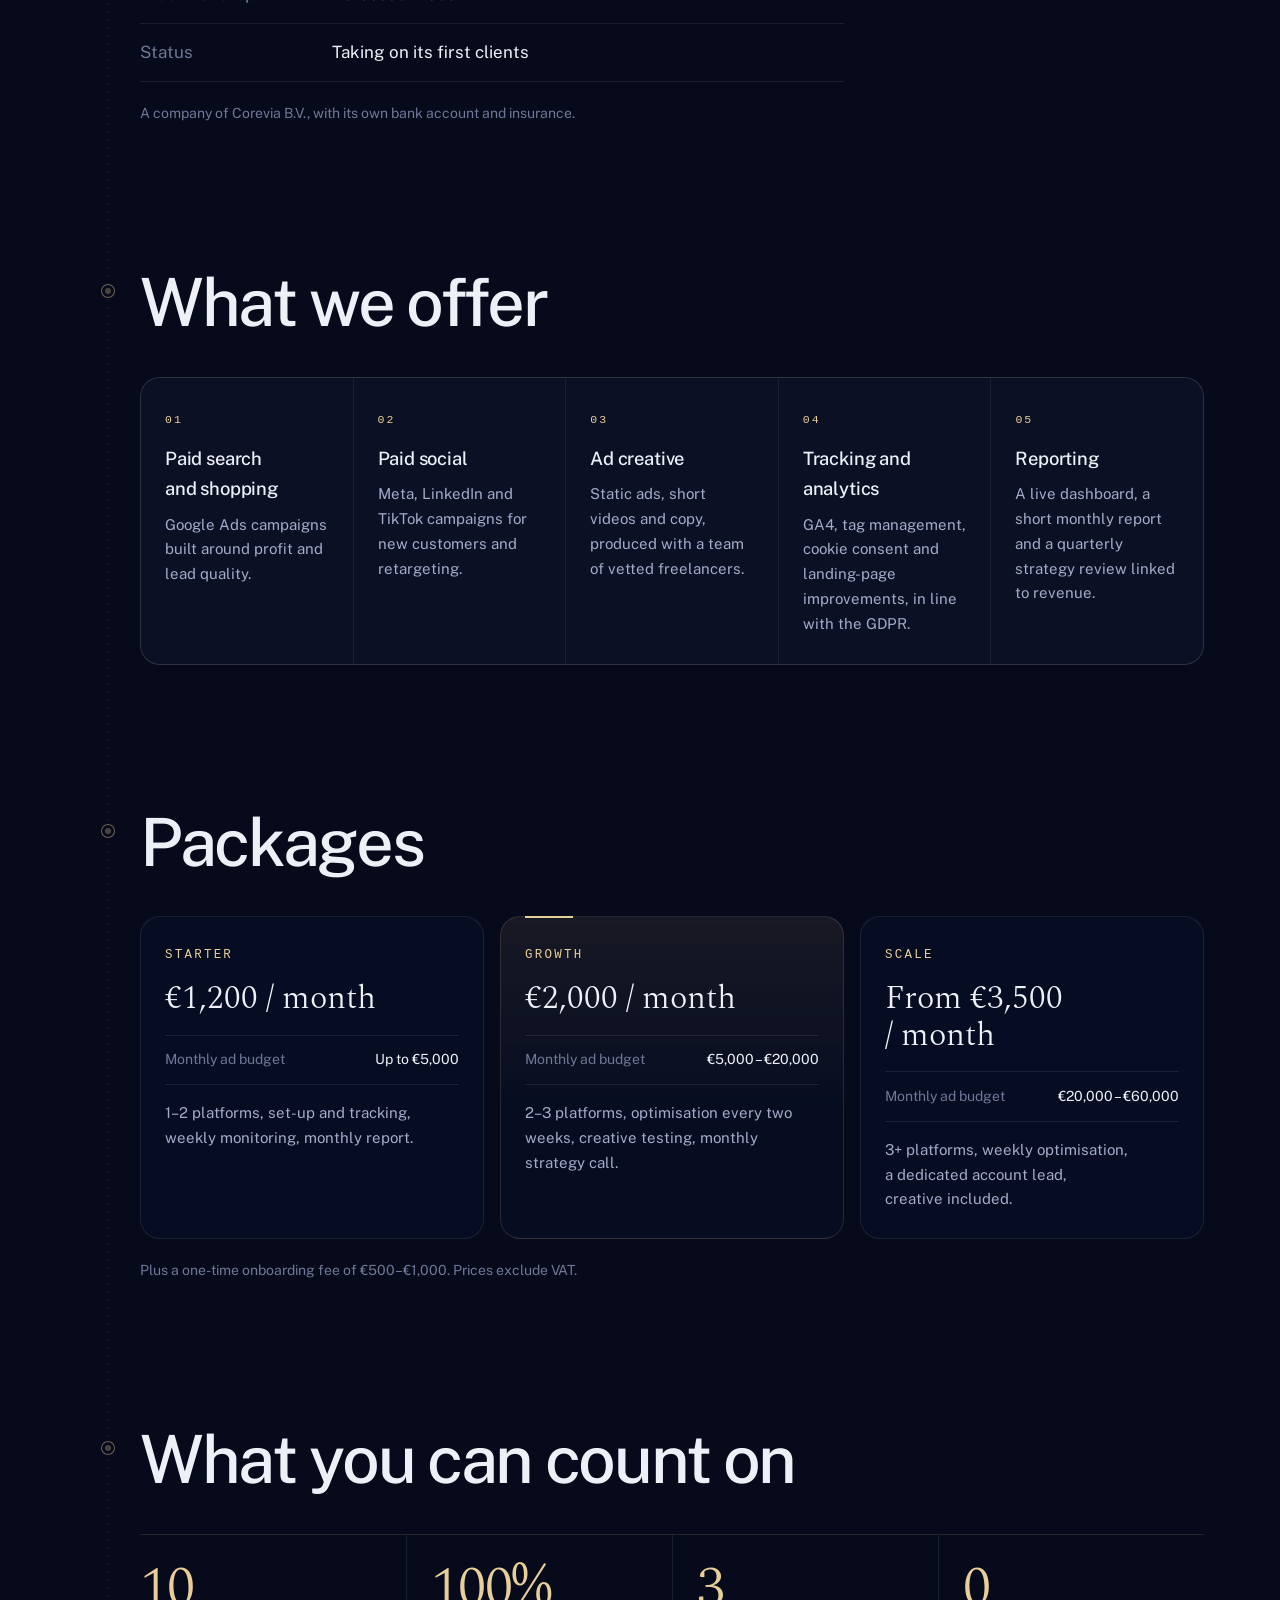
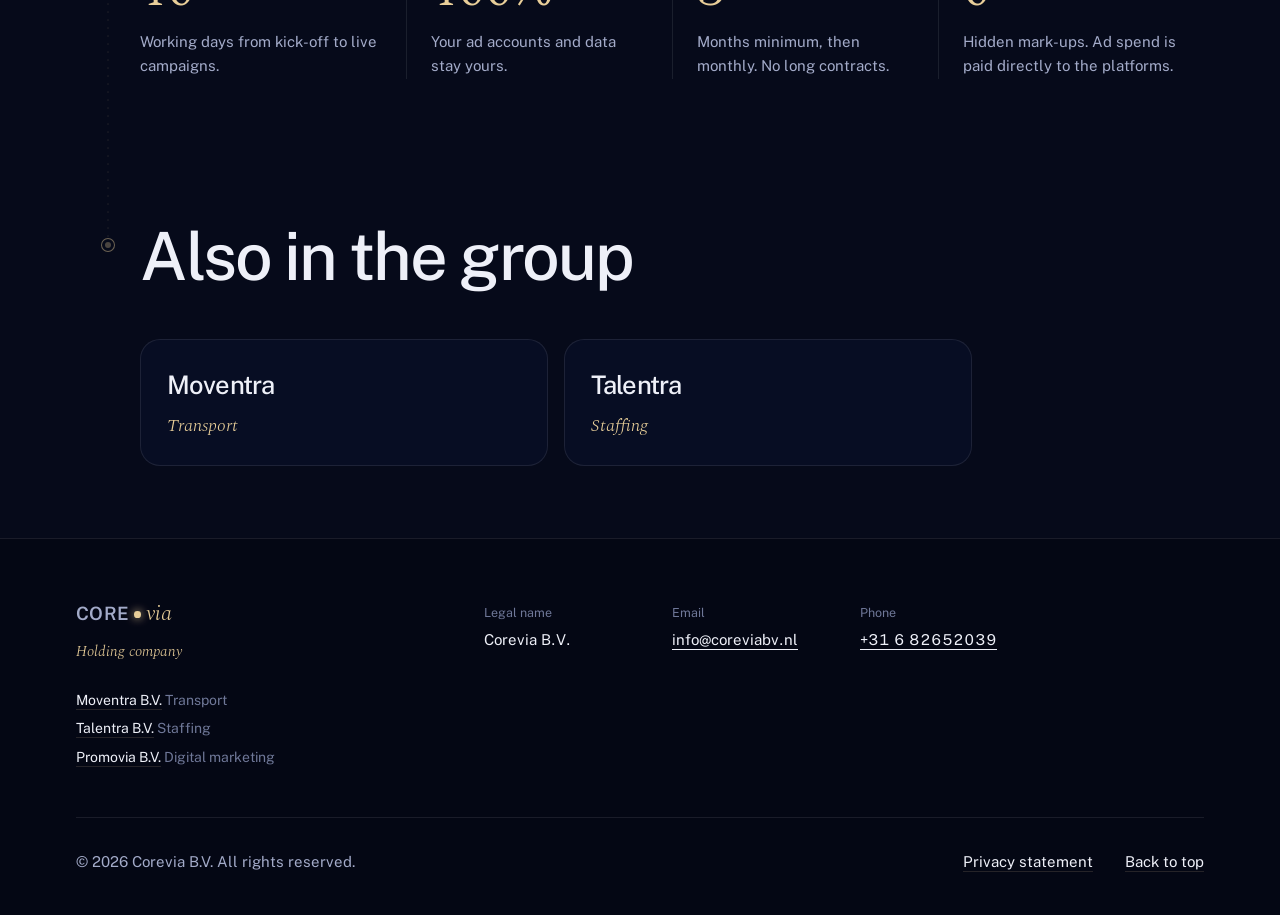
<file: promovia.html>
<!DOCTYPE html>
<html lang="en">
<head>
  <meta charset="utf-8">
  <meta name="viewport" content="width=device-width, initial-scale=1">
  <title>Promovia B.V. – Corevia</title>
  <meta name="description" content="" data-i18n-attr="content:co.p.text">
  <meta name="theme-color" content="#070b1d">
  <meta property="og:type" content="website">
  <meta property="og:url" content="https://coreviabv.nl/promovia">
  <meta property="og:title" content="Promovia B.V. – Corevia">
  <meta property="og:image" content="https://coreviabv.nl/assets/og-image.png">
  <meta name="twitter:card" content="summary_large_image">
  <link rel="icon" href="assets/favicon.svg" type="image/svg+xml">
  <link rel="preload" href="assets/fonts/public-sans-latin-400-normal.woff2" as="font" type="font/woff2" crossorigin>
  <link rel="stylesheet" href="css/via.css?v=20261126g">
  <script>document.documentElement.classList.add("js");</script>
</head>
<body data-page="company" data-company="promovia" style="--c: var(--p)">
  <a class="skip-link" href="#main" data-i18n="skip">Skip to content</a>
  <div class="bg" aria-hidden="true">
    <canvas id="bg-lines"></canvas>
    <div class="bg-glow" id="bg-glow"></div>
    <div class="bg-grain"></div>
  </div>

  <header class="site-header" id="top">
    <div class="wrap">
      <a class="wordmark" href="./" aria-label="Corevia B.V.">
        <span class="wm-core">CORE</span><span class="wm-dot" aria-hidden="true"></span><span class="wm-via">via</span>
      </a>
      <nav class="primary-nav" id="primary-nav" aria-label="Main" data-i18n-scope>
        <ul>
          <li><a href="./#companies" data-i18n="nav.companies">Companies</a></li>
          <li><a href="./#about" data-i18n="nav.group">The group</a></li>
          <li><a href="./#roadmap" data-i18n="nav.roadmap">Roadmap</a></li>
          <li><a href="./#founder" data-i18n="nav.founder">Founder</a></li>
          <li><a href="./#contact" data-i18n="nav.contact">Contact</a></li>
        </ul>
      </nav>
      <div class="lang" id="lang">
        <button class="lang-toggle" type="button" aria-expanded="false" aria-controls="lang-list" data-i18n-attr="aria-label:lang.label">
          <svg class="icon" viewBox="0 0 24 24" aria-hidden="true"><circle cx="12" cy="12" r="9"/><path d="M3 12h18"/><path d="M12 3c2.5 2.6 3.8 5.6 3.8 9s-1.3 6.4-3.8 9c-2.5-2.6-3.8-5.6-3.8-9S9.5 5.6 12 3z"/></svg>
          <span class="lang-current">EN</span>
        </button>
        <ul class="lang-list" id="lang-list"></ul>
      </div>
      <button class="menu-toggle" type="button" aria-expanded="false" aria-controls="primary-nav" data-i18n-attr="aria-label:nav.menu">
        <svg class="icon icon-open" viewBox="0 0 24 24" aria-hidden="true"><path d="M4 8h16M4 16h16"/></svg>
        <svg class="icon icon-close" viewBox="0 0 24 24" aria-hidden="true"><path d="M6 6l12 12M18 6 6 18"/></svg>
      </button>
    </div>
  </header>

  <main id="main" data-i18n-scope>
    <svg class="route" id="route" aria-hidden="true"></svg>

    <section class="cp-hero" aria-labelledby="cp-title">
      <div class="wrap">
        <p class="crumb"><a href="./">Corevia</a> · <a href="./#companies" data-i18n="nav.companies">Companies</a> · Promovia</p>
        <div class="cp-grid">
          <div class="stop-card">
            <span class="node card-node" data-node="start"></span>
            <p class="k"><span data-i18n="via.p.k">Via</span> · <span data-i18n="diag.promovia">Sector</span></p>
            <h1 id="cp-title" style="view-transition-name: n-promovia">Promovia<span>B.V.</span></h1>
            <p class="cp-tag"><span data-i18n="via.p.h1">…</span> <span data-i18n="via.p.h2">…</span></p>
            <p class="lead" data-i18n="co.p.text">…</p>
            <div class="cp-actions">
              <a class="btn btn-glow" href="./?subject=promovia#contact"><span data-i18n="co.p.cta">Request</span><svg class="icon" viewBox="0 0 24 24" aria-hidden="true"><path d="M5 12h14M13 6l6 6-6 6"/></svg></a>
              <a class="text-link" href="#how"><span data-i18n="cp.how">How it works</span> ↓</a>
            </div>
          </div>
          <div class="motif motif-growth">
            <svg viewBox="-130 -130 260 260" aria-hidden="true" class="p-growth"></svg>
          </div>
        </div>
      </div>
    </section>

    <section class="section" id="how" aria-labelledby="how-title">
      <div class="wrap">
        <header class="head reveal">
          <span class="node" data-node="how"></span>
          <h2 id="how-title" data-i18n="cp.how">How it works</h2>
        </header>
        <div class="who reveal"><h3 data-i18n="cp.who">Who it is for</h3><p data-i18n="cp.p.who">…</p></div>
        <ol class="steps">
          <li class="reveal"><span class="node node-s" data-node="s1"></span><h4 data-i18n="cp.p.s1t">Step 1</h4><p data-i18n="cp.p.s1">…</p></li>
          <li class="reveal"><span class="node node-s" data-node="s2"></span><h4 data-i18n="cp.p.s2t">Step 2</h4><p data-i18n="cp.p.s2">…</p></li>
          <li class="reveal"><span class="node node-s" data-node="s3"></span><h4 data-i18n="cp.p.s3t">Step 3</h4><p data-i18n="cp.p.s3">…</p></li>
        </ol>
        <dl class="cp-facts reveal">
          <div><dt data-i18n="co.lbl.model">Pricing</dt><dd data-i18n="co.p.price">…</dd></div>
          <div><dt data-i18n="co.lbl.first">Free first step</dt><dd data-i18n="co.p.first">…</dd></div>
          <div><dt data-i18n="co.lbl.status">Status</dt><dd data-i18n="co.p.status">…</dd></div>
        </dl>
        <p class="status-note" data-i18n="cp.note">Part of Corevia B.V.</p>
      </div>
    </section>

    <section class="section" id="offer" aria-labelledby="offer-title">
      <div class="wrap">
        <header class="head reveal">
          <span class="node" data-node="offer"></span>
          <h2 id="offer-title" data-i18n="cp.svc">What we offer</h2>
        </header>
        <ul class="svc">
          <li class="reveal" style="--i:0"><span class="svc-n">01</span><h4 data-i18n="cp.p.v1t">Paid search and shopping</h4><p data-i18n="cp.p.v1">Google Ads campaigns built around profit and lead quality.</p></li>
          <li class="reveal" style="--i:1"><span class="svc-n">02</span><h4 data-i18n="cp.p.v2t">Paid social</h4><p data-i18n="cp.p.v2">Meta, LinkedIn and TikTok campaigns for new customers and retargeting.</p></li>
          <li class="reveal" style="--i:2"><span class="svc-n">03</span><h4 data-i18n="cp.p.v3t">Ad creative</h4><p data-i18n="cp.p.v3">Static ads, short videos and copy, produced with a team of vetted freelancers.</p></li>
          <li class="reveal" style="--i:3"><span class="svc-n">04</span><h4 data-i18n="cp.p.v4t">Tracking and analytics</h4><p data-i18n="cp.p.v4">GA4, tag management, cookie consent and landing-page improvements, in line with the GDPR.</p></li>
          <li class="reveal" style="--i:4"><span class="svc-n">05</span><h4 data-i18n="cp.p.v5t">Reporting</h4><p data-i18n="cp.p.v5">A live dashboard, a short monthly report and a quarterly strategy review linked to revenue.</p></li>
        </ul>
      </div>
    </section>

    <section class="section" id="packages" aria-labelledby="pkg-title">
      <div class="wrap">
        <header class="head reveal">
          <span class="node" data-node="pkg"></span>
          <h2 id="pkg-title" data-i18n="cp.pkg">Packages</h2>
        </header>
        <div class="pkgs">
          <article class="pkg reveal">
            <h4>Starter</h4>
            <p class="pkg-fee" data-i18n="cp.pkg.s.f">€1,200 / month</p>
            <dl><dt data-i18n="cp.pkg.budget">Monthly ad budget</dt><dd data-i18n="cp.pkg.s.b">Up to €5,000</dd></dl>
            <p data-i18n="cp.pkg.s.i">1–2 platforms, set-up and tracking, weekly monitoring, monthly report.</p>
          </article>
          <article class="pkg reveal pkg-hi">
            <h4>Growth</h4>
            <p class="pkg-fee" data-i18n="cp.pkg.g.f">€2,000 / month</p>
            <dl><dt data-i18n="cp.pkg.budget">Monthly ad budget</dt><dd data-i18n="cp.pkg.g.b">€5,000 – €20,000</dd></dl>
            <p data-i18n="cp.pkg.g.i">2–3 platforms, optimisation every two weeks, creative testing, monthly strategy call.</p>
          </article>
          <article class="pkg reveal">
            <h4>Scale</h4>
            <p class="pkg-fee" data-i18n="cp.pkg.c.f">From €3,500 / month</p>
            <dl><dt data-i18n="cp.pkg.budget">Monthly ad budget</dt><dd data-i18n="cp.pkg.c.b">€20,000 – €60,000</dd></dl>
            <p data-i18n="cp.pkg.c.i">3+ platforms, weekly optimisation, a dedicated account lead, creative included.</p>
          </article>
        </div>
        <p class="status-note" data-i18n="cp.pkg.note">Plus a one-time onboarding fee of €500–€1,000. Prices exclude VAT.</p>
      </div>
    </section>

    <section class="section" id="promise" aria-labelledby="promise-title">
      <div class="wrap">
        <header class="head reveal">
          <span class="node" data-node="promise"></span>
          <h2 id="promise-title" data-i18n="cp.promise">What you can count on</h2>
        </header>
        <dl class="promise">
          <div class="reveal" style="--i:0"><dt data-i18n="cp.p.q1n">10</dt><dd data-i18n="cp.p.q1">Working days from kick-off to live campaigns.</dd></div>
          <div class="reveal" style="--i:1"><dt data-i18n="cp.p.q2n">100%</dt><dd data-i18n="cp.p.q2">Your ad accounts and data stay yours.</dd></div>
          <div class="reveal" style="--i:2"><dt data-i18n="cp.p.q3n">3</dt><dd data-i18n="cp.p.q3">Months minimum, then monthly. No long contracts.</dd></div>
          <div class="reveal" style="--i:3"><dt data-i18n="cp.p.q4n">0</dt><dd data-i18n="cp.p.q4">Hidden mark-ups. Ad spend is paid directly to the platforms.</dd></div>
        </dl>
      </div>
    </section>

    <section class="section" id="also" aria-labelledby="also-title">
      <div class="wrap">
        <header class="head reveal">
          <span class="node node-end" data-node="end"></span>
          <h2 id="also-title" data-i18n="cp.also">Also in the group</h2>
        </header>
        <div class="also reveal"><a href="moventra" style="--c: var(--m)"><b>Moventra</b><span data-i18n="diag.moventra">Moventra</span></a><a href="talentra" style="--c: var(--t)"><b>Talentra</b><span data-i18n="diag.talentra">Talentra</span></a></div>
      </div>
    </section>
  </main>

  <footer class="site-footer" data-i18n-scope>
    <div class="wrap">
      <div class="footer-top">
        <div>
          <a class="wordmark" href="./" aria-label="Corevia B.V."><span class="wm-core">CORE</span><span class="wm-dot" aria-hidden="true"></span><span class="wm-via">via</span></a>
          <p class="footer-descriptor" data-i18n="hero.descriptor">Holding company</p>
          <ul class="footer-companies">
            <li><a href="moventra">Moventra B.V.</a> <span data-i18n="diag.moventra">Transport</span></li>
            <li><a href="talentra">Talentra B.V.</a> <span data-i18n="diag.talentra">Staffing</span></li>
            <li><a href="promovia">Promovia B.V.</a> <span data-i18n="diag.promovia">Digital marketing</span></li>
          </ul>
        </div>
        <dl class="footer-legal">
          <div><dt data-i18n="particulars.name">Legal name</dt><dd>Corevia B.V.</dd></div>
          <div class="particulars-email"><dt data-i18n="contact.email">Email</dt><dd data-config="email" data-config-link="mailto"></dd></div>
          <div><dt data-i18n="contact.phone">Phone</dt><dd data-config="phone" data-config-link="tel"></dd></div>
          <div><dt data-i18n="particulars.office">Registered office</dt><dd data-config="address">To be added</dd></div>
          <div><dt data-i18n="particulars.kvk">KvK</dt><dd data-config="kvk">To be added</dd></div>
          <div><dt data-i18n="particulars.vat">VAT</dt><dd data-config="vat">To be added</dd></div>
        </dl>
      </div>
      <div class="footer-bottom">
        <p data-i18n="footer.rights">© Corevia B.V.</p>
        <nav aria-label="Legal"><a href="privacy" data-i18n="footer.privacy">Privacy statement</a><a href="./" data-i18n="footer.top">Back to top</a></nav>
      </div>
    </div>
  </footer>

  <script src="js/config.js?v=20261126g"></script>
  <script src="js/jobs.js?v=20261126g"></script>
  <script src="js/translations.js?v=20261126g"></script>
  <script src="js/translations-group.js?v=20261126g"></script>
  <script src="js/translations-via.js?v=20261126g"></script>
  <script src="js/translations-extra.js?v=20261126g"></script>
  <script src="js/translations-plans.js?v=20261126g"></script>
  <script src="js/main.js?v=20261126g"></script>
  <script src="js/via.js?v=20261126g"></script>
  <script src="js/site.js?v=20261126g"></script>
</body>
</html>
</file>
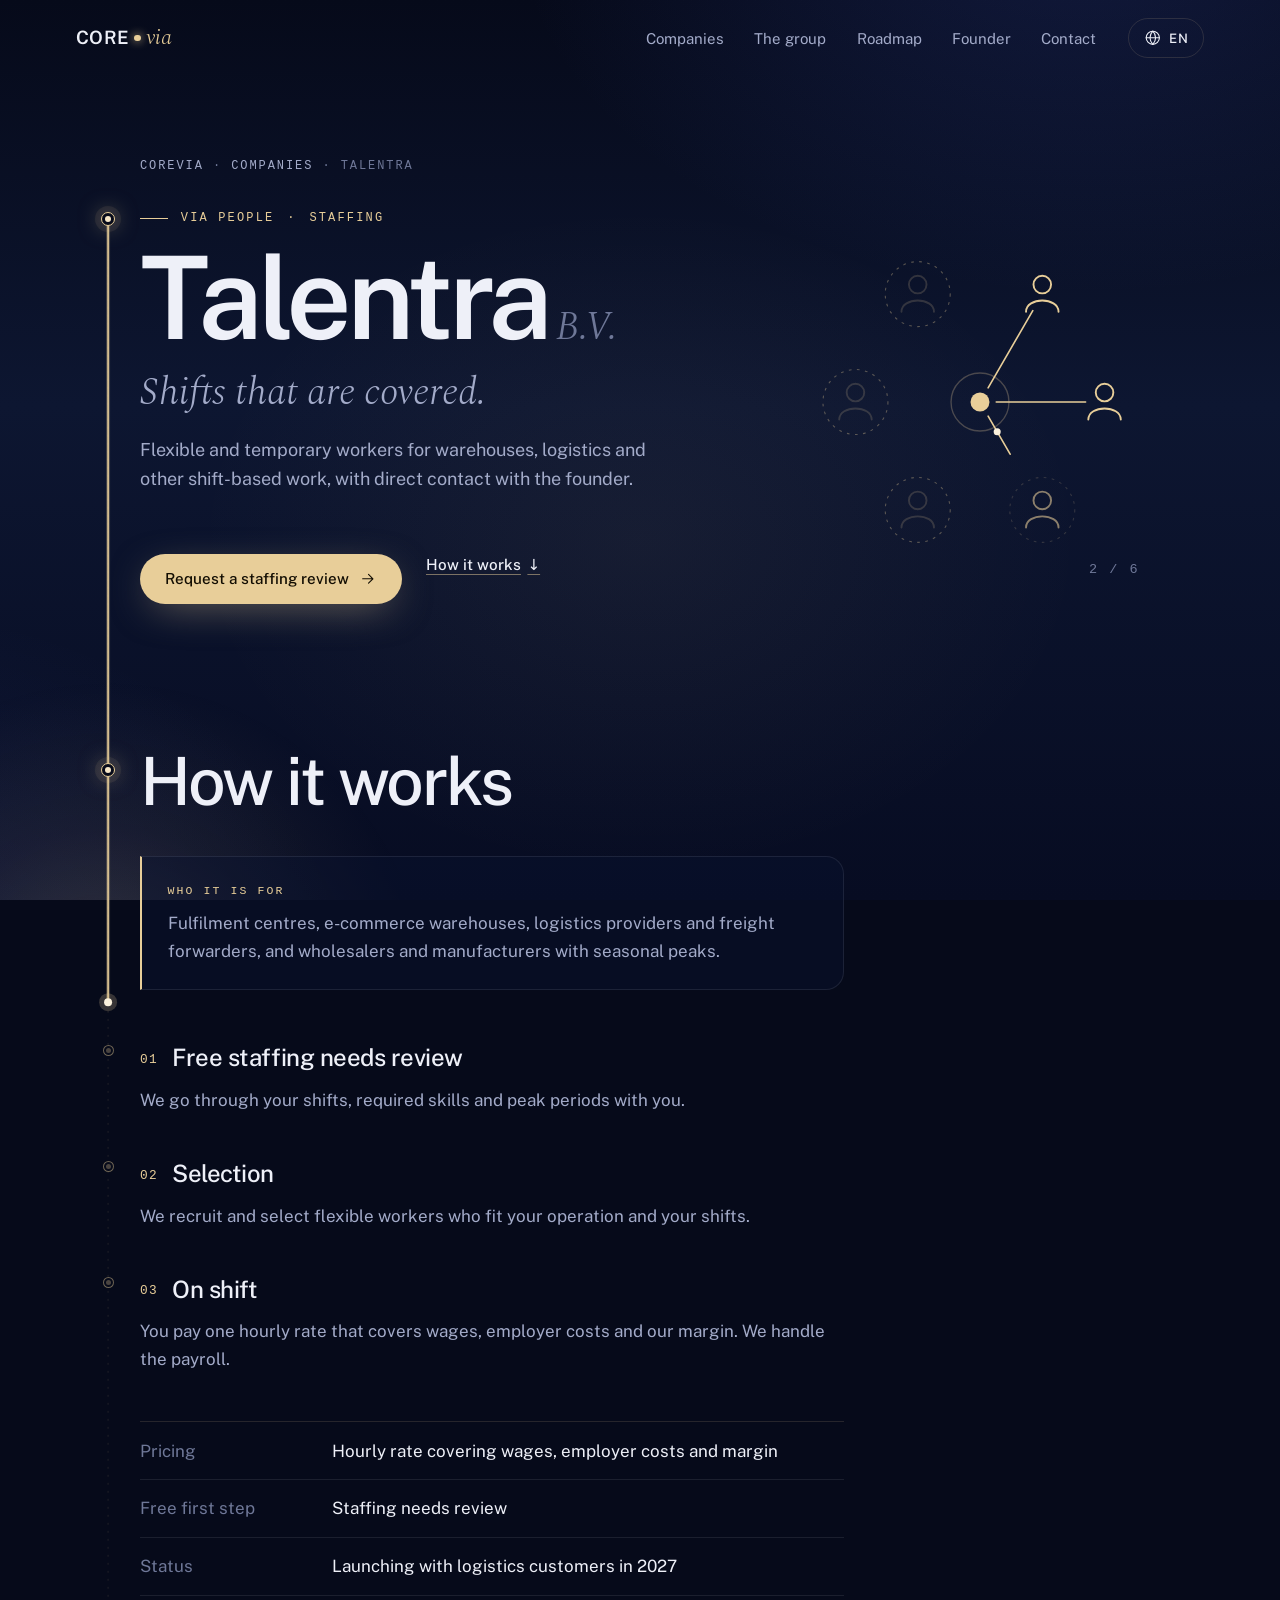
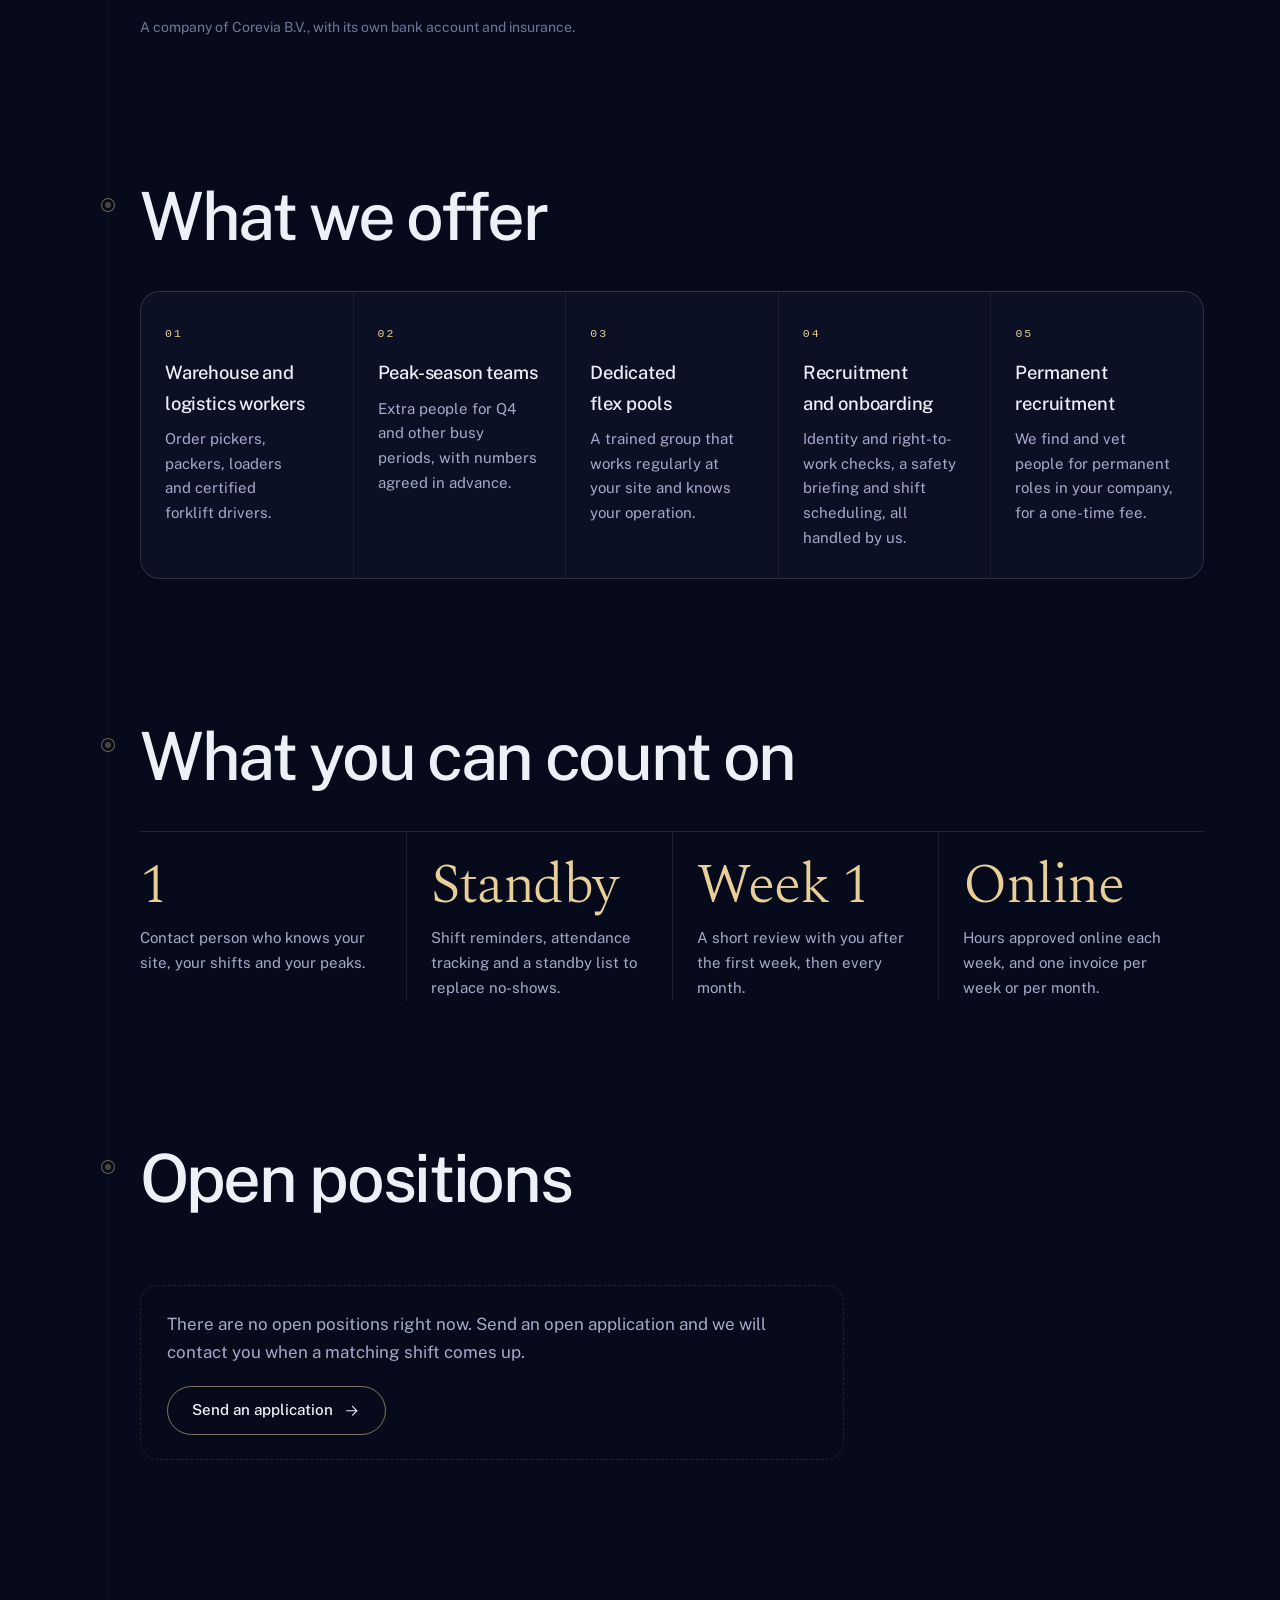
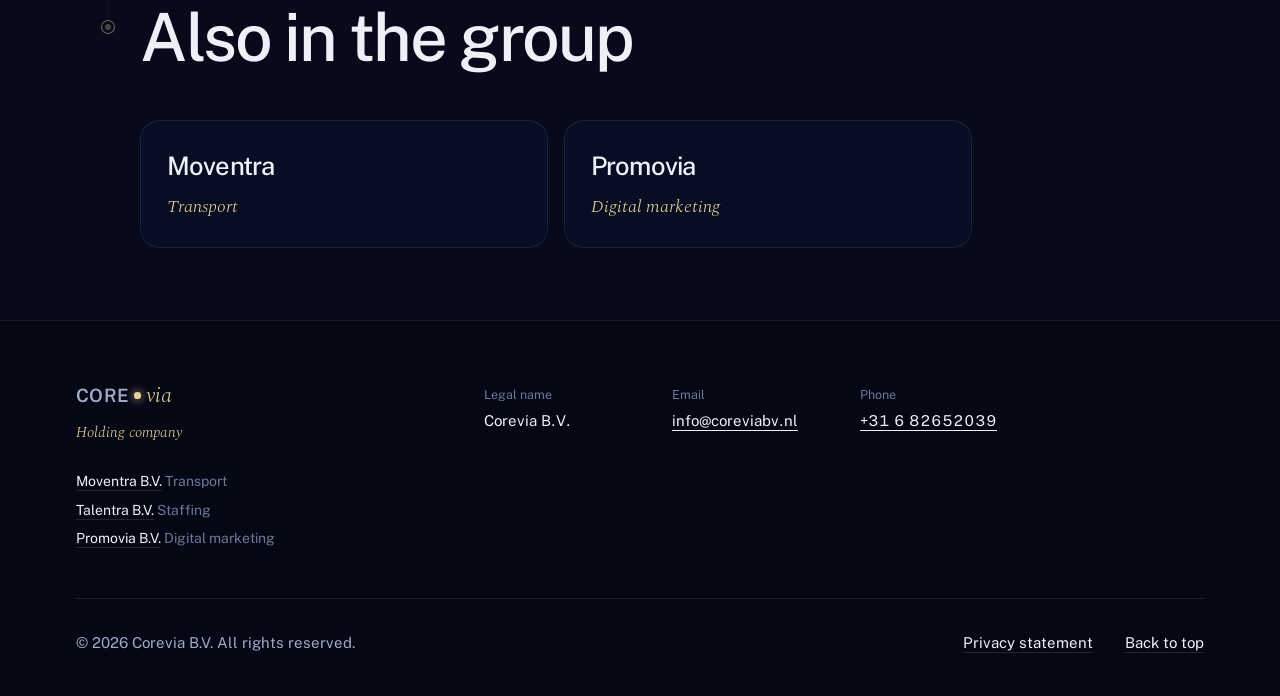
<file: talentra.html>
<!DOCTYPE html>
<html lang="en">
<head>
  <meta charset="utf-8">
  <meta name="viewport" content="width=device-width, initial-scale=1">
  <title>Talentra B.V. – Corevia</title>
  <meta name="description" content="" data-i18n-attr="content:co.t.text">
  <meta name="theme-color" content="#070b1d">
  <meta property="og:type" content="website">
  <meta property="og:url" content="https://coreviabv.nl/talentra">
  <meta property="og:title" content="Talentra B.V. – Corevia">
  <meta property="og:image" content="https://coreviabv.nl/assets/og-image.png">
  <meta name="twitter:card" content="summary_large_image">
  <link rel="icon" href="assets/favicon.svg" type="image/svg+xml">
  <link rel="preload" href="assets/fonts/public-sans-latin-400-normal.woff2" as="font" type="font/woff2" crossorigin>
  <link rel="stylesheet" href="css/via.css?v=20261126g">
  <script>document.documentElement.classList.add("js");</script>
</head>
<body data-page="company" data-company="talentra" style="--c: var(--t)">
  <a class="skip-link" href="#main" data-i18n="skip">Skip to content</a>
  <div class="bg" aria-hidden="true">
    <canvas id="bg-lines"></canvas>
    <div class="bg-glow" id="bg-glow"></div>
    <div class="bg-grain"></div>
  </div>

  <header class="site-header" id="top">
    <div class="wrap">
      <a class="wordmark" href="./" aria-label="Corevia B.V.">
        <span class="wm-core">CORE</span><span class="wm-dot" aria-hidden="true"></span><span class="wm-via">via</span>
      </a>
      <nav class="primary-nav" id="primary-nav" aria-label="Main" data-i18n-scope>
        <ul>
          <li><a href="./#companies" data-i18n="nav.companies">Companies</a></li>
          <li><a href="./#about" data-i18n="nav.group">The group</a></li>
          <li><a href="./#roadmap" data-i18n="nav.roadmap">Roadmap</a></li>
          <li><a href="./#founder" data-i18n="nav.founder">Founder</a></li>
          <li><a href="./#contact" data-i18n="nav.contact">Contact</a></li>
        </ul>
      </nav>
      <div class="lang" id="lang">
        <button class="lang-toggle" type="button" aria-expanded="false" aria-controls="lang-list" data-i18n-attr="aria-label:lang.label">
          <svg class="icon" viewBox="0 0 24 24" aria-hidden="true"><circle cx="12" cy="12" r="9"/><path d="M3 12h18"/><path d="M12 3c2.5 2.6 3.8 5.6 3.8 9s-1.3 6.4-3.8 9c-2.5-2.6-3.8-5.6-3.8-9S9.5 5.6 12 3z"/></svg>
          <span class="lang-current">EN</span>
        </button>
        <ul class="lang-list" id="lang-list"></ul>
      </div>
      <button class="menu-toggle" type="button" aria-expanded="false" aria-controls="primary-nav" data-i18n-attr="aria-label:nav.menu">
        <svg class="icon icon-open" viewBox="0 0 24 24" aria-hidden="true"><path d="M4 8h16M4 16h16"/></svg>
        <svg class="icon icon-close" viewBox="0 0 24 24" aria-hidden="true"><path d="M6 6l12 12M18 6 6 18"/></svg>
      </button>
    </div>
  </header>

  <main id="main" data-i18n-scope>
    <svg class="route" id="route" aria-hidden="true"></svg>

    <section class="cp-hero" aria-labelledby="cp-title">
      <div class="wrap">
        <p class="crumb"><a href="./">Corevia</a> · <a href="./#companies" data-i18n="nav.companies">Companies</a> · Talentra</p>
        <div class="cp-grid">
          <div class="stop-card">
            <span class="node card-node" data-node="start"></span>
            <p class="k"><span data-i18n="via.t.k">Via</span> · <span data-i18n="diag.talentra">Sector</span></p>
            <h1 id="cp-title" style="view-transition-name: n-talentra">Talentra<span>B.V.</span></h1>
            <p class="cp-tag"><span data-i18n="via.t.h1">…</span> <span data-i18n="via.t.h2">…</span></p>
            <p class="lead" data-i18n="co.t.text">…</p>
            <div class="cp-actions">
              <a class="btn btn-glow" href="./?subject=talentra#contact"><span data-i18n="co.t.cta">Request</span><svg class="icon" viewBox="0 0 24 24" aria-hidden="true"><path d="M5 12h14M13 6l6 6-6 6"/></svg></a>
              <a class="text-link" href="#how"><span data-i18n="cp.how">How it works</span> ↓</a>
            </div>
          </div>
          <div class="motif motif-team">
            <svg viewBox="-130 -130 260 260" aria-hidden="true" class="t-team"></svg>
          </div>
        </div>
      </div>
    </section>

    <section class="section" id="how" aria-labelledby="how-title">
      <div class="wrap">
        <header class="head reveal">
          <span class="node" data-node="how"></span>
          <h2 id="how-title" data-i18n="cp.how">How it works</h2>
        </header>
        <div class="who reveal"><h3 data-i18n="cp.who">Who it is for</h3><p data-i18n="cp.t.who">…</p></div>
        <ol class="steps">
          <li class="reveal"><span class="node node-s" data-node="s1"></span><h4 data-i18n="cp.t.s1t">Step 1</h4><p data-i18n="cp.t.s1">…</p></li>
          <li class="reveal"><span class="node node-s" data-node="s2"></span><h4 data-i18n="cp.t.s2t">Step 2</h4><p data-i18n="cp.t.s2">…</p></li>
          <li class="reveal"><span class="node node-s" data-node="s3"></span><h4 data-i18n="cp.t.s3t">Step 3</h4><p data-i18n="cp.t.s3">…</p></li>
        </ol>
        <dl class="cp-facts reveal">
          <div><dt data-i18n="co.lbl.model">Pricing</dt><dd data-i18n="co.t.price">…</dd></div>
          <div><dt data-i18n="co.lbl.first">Free first step</dt><dd data-i18n="co.t.first">…</dd></div>
          <div><dt data-i18n="co.lbl.status">Status</dt><dd data-i18n="co.t.status">…</dd></div>
        </dl>
        <p class="status-note" data-i18n="cp.note">Part of Corevia B.V.</p>
      </div>
    </section>

    <section class="section" id="offer" aria-labelledby="offer-title">
      <div class="wrap">
        <header class="head reveal">
          <span class="node" data-node="offer"></span>
          <h2 id="offer-title" data-i18n="cp.svc">What we offer</h2>
        </header>
        <ul class="svc">
          <li class="reveal" style="--i:0"><span class="svc-n">01</span><h4 data-i18n="cp.t.v1t">Warehouse and logistics workers</h4><p data-i18n="cp.t.v1">Order pickers, packers, loaders and certified forklift drivers.</p></li>
          <li class="reveal" style="--i:1"><span class="svc-n">02</span><h4 data-i18n="cp.t.v2t">Peak-season teams</h4><p data-i18n="cp.t.v2">Extra people for Q4 and other busy periods, with numbers agreed in advance.</p></li>
          <li class="reveal" style="--i:2"><span class="svc-n">03</span><h4 data-i18n="cp.t.v3t">Dedicated flex pools</h4><p data-i18n="cp.t.v3">A trained group that works regularly at your site and knows your operation.</p></li>
          <li class="reveal" style="--i:3"><span class="svc-n">04</span><h4 data-i18n="cp.t.v4t">Recruitment and onboarding</h4><p data-i18n="cp.t.v4">Identity and right-to-work checks, a safety briefing and shift scheduling, all handled by us.</p></li>
          <li class="reveal" style="--i:4"><span class="svc-n">05</span><h4 data-i18n="cp.t.v5t">Permanent recruitment</h4><p data-i18n="cp.t.v5">We find and vet people for permanent roles in your company, for a one-time fee.</p></li>
        </ul>
      </div>
    </section>

    <section class="section" id="promise" aria-labelledby="promise-title">
      <div class="wrap">
        <header class="head reveal">
          <span class="node" data-node="promise"></span>
          <h2 id="promise-title" data-i18n="cp.promise">What you can count on</h2>
        </header>
        <dl class="promise">
          <div class="reveal" style="--i:0"><dt data-i18n="cp.t.q1n">1</dt><dd data-i18n="cp.t.q1">Contact person who knows your site, your shifts and your peaks.</dd></div>
          <div class="reveal" style="--i:1"><dt data-i18n="cp.t.q2n">Standby</dt><dd data-i18n="cp.t.q2">Shift reminders, attendance tracking and a standby list to replace no-shows.</dd></div>
          <div class="reveal" style="--i:2"><dt data-i18n="cp.t.q3n">Week 1</dt><dd data-i18n="cp.t.q3">A short review with you after the first week, then every month.</dd></div>
          <div class="reveal" style="--i:3"><dt data-i18n="cp.t.q4n">Online</dt><dd data-i18n="cp.t.q4">Hours approved online each week, and one invoice per week or per month.</dd></div>
        </dl>
      </div>
    </section>

    <section class="section" id="jobs" aria-labelledby="jobs-title">
      <div class="wrap">
        <header class="head reveal">
          <span class="node" data-node="jobs"></span>
          <h2 id="jobs-title" data-i18n="cp.jobs.title">Open positions</h2>
        </header>
        <ul class="jobs" id="jobs-list"></ul>
        <div class="jobs-empty" id="jobs-empty">
          <p data-i18n="cp.jobs.empty">There are no open positions right now.</p>
          <a class="btn btn-line" style="--c: var(--t)" href="./?subject=careers#contact"><span data-i18n="paths.careers.cta">Send an application</span><svg class="icon" viewBox="0 0 24 24" aria-hidden="true"><path d="M5 12h14M13 6l6 6-6 6"/></svg></a>
        </div>
      </div>
    </section>

    <section class="section" id="also" aria-labelledby="also-title">
      <div class="wrap">
        <header class="head reveal">
          <span class="node node-end" data-node="end"></span>
          <h2 id="also-title" data-i18n="cp.also">Also in the group</h2>
        </header>
        <div class="also reveal"><a href="moventra" style="--c: var(--m)"><b>Moventra</b><span data-i18n="diag.moventra">Moventra</span></a><a href="promovia" style="--c: var(--p)"><b>Promovia</b><span data-i18n="diag.promovia">Promovia</span></a></div>
      </div>
    </section>
  </main>

  <footer class="site-footer" data-i18n-scope>
    <div class="wrap">
      <div class="footer-top">
        <div>
          <a class="wordmark" href="./" aria-label="Corevia B.V."><span class="wm-core">CORE</span><span class="wm-dot" aria-hidden="true"></span><span class="wm-via">via</span></a>
          <p class="footer-descriptor" data-i18n="hero.descriptor">Holding company</p>
          <ul class="footer-companies">
            <li><a href="moventra">Moventra B.V.</a> <span data-i18n="diag.moventra">Transport</span></li>
            <li><a href="talentra">Talentra B.V.</a> <span data-i18n="diag.talentra">Staffing</span></li>
            <li><a href="promovia">Promovia B.V.</a> <span data-i18n="diag.promovia">Digital marketing</span></li>
          </ul>
        </div>
        <dl class="footer-legal">
          <div><dt data-i18n="particulars.name">Legal name</dt><dd>Corevia B.V.</dd></div>
          <div class="particulars-email"><dt data-i18n="contact.email">Email</dt><dd data-config="email" data-config-link="mailto"></dd></div>
          <div><dt data-i18n="contact.phone">Phone</dt><dd data-config="phone" data-config-link="tel"></dd></div>
          <div><dt data-i18n="particulars.office">Registered office</dt><dd data-config="address">To be added</dd></div>
          <div><dt data-i18n="particulars.kvk">KvK</dt><dd data-config="kvk">To be added</dd></div>
          <div><dt data-i18n="particulars.vat">VAT</dt><dd data-config="vat">To be added</dd></div>
        </dl>
      </div>
      <div class="footer-bottom">
        <p data-i18n="footer.rights">© Corevia B.V.</p>
        <nav aria-label="Legal"><a href="privacy" data-i18n="footer.privacy">Privacy statement</a><a href="./" data-i18n="footer.top">Back to top</a></nav>
      </div>
    </div>
  </footer>

  <script src="js/config.js?v=20261126g"></script>
  <script src="js/jobs.js?v=20261126g"></script>
  <script src="js/translations.js?v=20261126g"></script>
  <script src="js/translations-group.js?v=20261126g"></script>
  <script src="js/translations-via.js?v=20261126g"></script>
  <script src="js/translations-extra.js?v=20261126g"></script>
  <script src="js/translations-plans.js?v=20261126g"></script>
  <script src="js/main.js?v=20261126g"></script>
  <script src="js/via.js?v=20261126g"></script>
  <script src="js/site.js?v=20261126g"></script>
</body>
</html>
</file>
<file: css/via.css>
@font-face {
  font-family: "Spectral";
  font-style: normal;
  font-weight: 300;
  font-display: swap;
  src: url("../assets/fonts/spectral-latin-300-normal.woff2") format("woff2");
  unicode-range: U+0000-00FF, U+0131, U+0152-0153, U+02BB-02BC, U+02C6, U+02DA, U+02DC, U+0304, U+0308, U+0329, U+2000-206F, U+20AC, U+2122, U+2191, U+2193, U+2212, U+2215, U+FEFF, U+FFFD;
}
@font-face {
  font-family: "Spectral";
  font-style: normal;
  font-weight: 300;
  font-display: swap;
  src: url("../assets/fonts/spectral-latin-ext-300-normal.woff2") format("woff2");
  unicode-range: U+0100-02BA, U+02BD-02C5, U+02C7-02CC, U+02CE-02D7, U+02DD-02FF, U+0304, U+0308, U+0329, U+1D00-1DBF, U+1E00-1E9F, U+1EF2-1EFF, U+2020, U+20A0-20AB, U+20AD-20C0, U+2113, U+2C60-2C7F, U+A720-A7FF;
}
@font-face {
  font-family: "Spectral";
  font-style: italic;
  font-weight: 300;
  font-display: swap;
  src: url("../assets/fonts/spectral-latin-300-italic.woff2") format("woff2");
  unicode-range: U+0000-00FF, U+0131, U+0152-0153, U+02BB-02BC, U+02C6, U+02DA, U+02DC, U+0304, U+0308, U+0329, U+2000-206F, U+20AC, U+2122, U+2191, U+2193, U+2212, U+2215, U+FEFF, U+FFFD;
}
@font-face {
  font-family: "Spectral";
  font-style: italic;
  font-weight: 300;
  font-display: swap;
  src: url("../assets/fonts/spectral-latin-ext-300-italic.woff2") format("woff2");
  unicode-range: U+0100-02BA, U+02BD-02C5, U+02C7-02CC, U+02CE-02D7, U+02DD-02FF, U+0304, U+0308, U+0329, U+1D00-1DBF, U+1E00-1E9F, U+1EF2-1EFF, U+2020, U+20A0-20AB, U+20AD-20C0, U+2113, U+2C60-2C7F, U+A720-A7FF;
}
@font-face {
  font-family: "Spectral";
  font-style: normal;
  font-weight: 400;
  font-display: swap;
  src: url("../assets/fonts/spectral-latin-400-normal.woff2") format("woff2");
  unicode-range: U+0000-00FF, U+0131, U+0152-0153, U+02BB-02BC, U+02C6, U+02DA, U+02DC, U+0304, U+0308, U+0329, U+2000-206F, U+20AC, U+2122, U+2191, U+2193, U+2212, U+2215, U+FEFF, U+FFFD;
}
@font-face {
  font-family: "Spectral";
  font-style: normal;
  font-weight: 400;
  font-display: swap;
  src: url("../assets/fonts/spectral-latin-ext-400-normal.woff2") format("woff2");
  unicode-range: U+0100-02BA, U+02BD-02C5, U+02C7-02CC, U+02CE-02D7, U+02DD-02FF, U+0304, U+0308, U+0329, U+1D00-1DBF, U+1E00-1E9F, U+1EF2-1EFF, U+2020, U+20A0-20AB, U+20AD-20C0, U+2113, U+2C60-2C7F, U+A720-A7FF;
}
@font-face {
  font-family: "Public Sans";
  font-style: normal;
  font-weight: 400;
  font-display: swap;
  src: url("../assets/fonts/public-sans-latin-400-normal.woff2") format("woff2");
  unicode-range: U+0000-00FF, U+0131, U+0152-0153, U+02BB-02BC, U+02C6, U+02DA, U+02DC, U+0304, U+0308, U+0329, U+2000-206F, U+20AC, U+2122, U+2191, U+2193, U+2212, U+2215, U+FEFF, U+FFFD;
}
@font-face {
  font-family: "Public Sans";
  font-style: normal;
  font-weight: 400;
  font-display: swap;
  src: url("../assets/fonts/public-sans-latin-ext-400-normal.woff2") format("woff2");
  unicode-range: U+0100-02BA, U+02BD-02C5, U+02C7-02CC, U+02CE-02D7, U+02DD-02FF, U+0304, U+0308, U+0329, U+1D00-1DBF, U+1E00-1E9F, U+1EF2-1EFF, U+2020, U+20A0-20AB, U+20AD-20C0, U+2113, U+2C60-2C7F, U+A720-A7FF;
}
@font-face {
  font-family: "Public Sans";
  font-style: normal;
  font-weight: 500;
  font-display: swap;
  src: url("../assets/fonts/public-sans-latin-500-normal.woff2") format("woff2");
  unicode-range: U+0000-00FF, U+0131, U+0152-0153, U+02BB-02BC, U+02C6, U+02DA, U+02DC, U+0304, U+0308, U+0329, U+2000-206F, U+20AC, U+2122, U+2191, U+2193, U+2212, U+2215, U+FEFF, U+FFFD;
}
@font-face {
  font-family: "Public Sans";
  font-style: normal;
  font-weight: 500;
  font-display: swap;
  src: url("../assets/fonts/public-sans-latin-ext-500-normal.woff2") format("woff2");
  unicode-range: U+0100-02BA, U+02BD-02C5, U+02C7-02CC, U+02CE-02D7, U+02DD-02FF, U+0304, U+0308, U+0329, U+1D00-1DBF, U+1E00-1E9F, U+1EF2-1EFF, U+2020, U+20A0-20AB, U+20AD-20C0, U+2113, U+2C60-2C7F, U+A720-A7FF;
}
@font-face {
  font-family: "Public Sans";
  font-style: normal;
  font-weight: 600;
  font-display: swap;
  src: url("../assets/fonts/public-sans-latin-600-normal.woff2") format("woff2");
  unicode-range: U+0000-00FF, U+0131, U+0152-0153, U+02BB-02BC, U+02C6, U+02DA, U+02DC, U+0304, U+0308, U+0329, U+2000-206F, U+20AC, U+2122, U+2191, U+2193, U+2212, U+2215, U+FEFF, U+FFFD;
}
@font-face {
  font-family: "Public Sans";
  font-style: normal;
  font-weight: 600;
  font-display: swap;
  src: url("../assets/fonts/public-sans-latin-ext-600-normal.woff2") format("woff2");
  unicode-range: U+0100-02BA, U+02BD-02C5, U+02C7-02CC, U+02CE-02D7, U+02DD-02FF, U+0304, U+0308, U+0329, U+1D00-1DBF, U+1E00-1E9F, U+1EF2-1EFF, U+2020, U+20A0-20AB, U+20AD-20C0, U+2113, U+2C60-2C7F, U+A720-A7FF;
}

/* ==========================================================
   Corevia — "Core + Via"
   One glowing route drawn through every section on a deep night-navy ground.
   Display: Public Sans 600 (CORE) + Spectral 300 italic (via). Self-hosted, no third-party requests.
   ========================================================== */
:root {
  --bg0: #060a1a;
  --bg1: #0d1631;
  --bg2: #101a40;
  --ink: #eef0f8;
  --soft: #a3abc9;
  --mute: #6f7898;
  --glow: #e8ce99;
  --glow-2: #f6e6c7;
  --rule: rgba(232, 206, 153, 0.14);
  --rule-2: rgba(238, 240, 248, 0.09);
  --m: #e8ce99;
  --t: #e8ce99;
  --p: #e8ce99;
  --danger: #ff8a7a;
  --serif: "Spectral", "Iowan Old Style", Georgia, serif;
  --sans: "Public Sans", "Segoe UI", system-ui, -apple-system, sans-serif;
  --mono: ui-monospace, "SF Mono", "Cascadia Mono", Menlo, Consolas, monospace;
  --wrap: 76rem;
  --gutter: clamp(1.25rem, 4vw, 2.75rem);
  --rail: clamp(2.25rem, 5vw, 4.5rem);
  --header-h: 4.75rem;
  --ease: cubic-bezier(0.16, 1, 0.3, 1);
  color-scheme: dark;
}
*, *::before, *::after { box-sizing: border-box; }
html {
  -webkit-text-size-adjust: 100%;
  scroll-behavior: smooth;
  scroll-padding-top: calc(var(--header-h) + 1rem);
  background: var(--bg0);
}
body {
  margin: 0;
  min-height: 100vh;
  background: var(--bg0);
  color: var(--ink);
  font-family: var(--sans);
  font-size: 1.0625rem;
  line-height: 1.65;
  -webkit-font-smoothing: antialiased;
  text-rendering: optimizeLegibility;
  overflow-x: hidden;
}
::selection { background: rgba(232, 206, 153, 0.3); color: var(--ink); }
a { color: inherit; text-underline-offset: 0.25em; text-decoration-thickness: 1px; }
:focus-visible { outline: 2px solid var(--glow); outline-offset: 3px; }
h1, h2, h3, h4 { margin: 0; font-weight: 400; text-wrap: balance; }
p { margin: 0; text-wrap: pretty; }
.wrap { width: 100%; max-width: var(--wrap); margin-inline: auto; padding-inline: var(--gutter); }
.icon { width: 1.1rem; height: 1.1rem; flex: none; fill: none; stroke: currentColor; stroke-width: 1.5; stroke-linecap: round; stroke-linejoin: round; }
.skip-link { position: absolute; left: 1rem; top: -4rem; z-index: 100; background: var(--glow); color: var(--bg0); padding: .7rem 1rem; font-weight: 600; text-decoration: none; }
.skip-link:focus { top: 1rem; }

/* ---------- Background ---------- */
.bg { position: fixed; inset: 0; z-index: 0; pointer-events: none; overflow: hidden;
  background:
    radial-gradient(60rem 40rem at 85% -10%, rgba(60, 84, 190, 0.22), transparent 60%),
    radial-gradient(40rem 30rem at 50% 60%, rgba(232, 206, 153, 0.05), transparent 70%),
    radial-gradient(50rem 40rem at -10% 110%, rgba(110, 130, 255, 0.10), transparent 60%),
    linear-gradient(180deg, var(--bg0) 0%, var(--bg1) 45%, #070c22 100%);
}
#bg-lines { position: absolute; inset: 0; width: 100%; height: 100%; opacity: .9; }
.bg-glow { position: absolute; left: 0; top: 0; width: 44rem; height: 44rem; margin: -22rem 0 0 -22rem; border-radius: 50%;
  background: radial-gradient(circle, rgba(232, 206, 153, 0.2), rgba(232, 206, 153, 0.06) 35%, transparent 65%);
  transform: translate3d(var(--gx, 50vw), var(--gy, 30vh), 0); transition: opacity .6s; will-change: transform; }
.bg-grain { position: absolute; inset: -50%; opacity: .09; mix-blend-mode: overlay;
  background-image: url("data:image/svg+xml,%3Csvg xmlns='http://www.w3.org/2000/svg' width='220' height='220'%3E%3Cfilter id='n'%3E%3CfeTurbulence type='fractalNoise' baseFrequency='.9' numOctaves='2' stitchTiles='stitch'/%3E%3CfeColorMatrix values='0 0 0 0 1 0 0 0 0 1 0 0 0 0 1 0 0 0 .9 0'/%3E%3C/filter%3E%3Crect width='100%25' height='100%25' filter='url(%23n)'/%3E%3C/svg%3E"); }

/* ---------- Header ---------- */
.site-header { position: fixed; top: 0; left: 0; right: 0; z-index: 50; transition: background-color .4s, backdrop-filter .4s, border-color .4s; border-bottom: 1px solid transparent; }
.site-header.is-scrolled { background: rgba(6, 10, 26, 0.95); backdrop-filter: blur(14px) saturate(1.2); -webkit-backdrop-filter: blur(14px) saturate(1.2); border-bottom-color: var(--rule-2); }
.site-header .wrap { display: flex; align-items: center; gap: 2rem; height: var(--header-h); }
.wordmark { display: inline-flex; align-items: center; gap: .3rem; text-decoration: none; margin-right: auto; line-height: 1; }
.wm-core { font-family: var(--sans); font-weight: 600; font-size: 1.15rem; letter-spacing: .02em; }
.wm-dot { width: .42rem; height: .42rem; border-radius: 50%; background: var(--glow); box-shadow: 0 0 10px var(--glow); }
.wm-via { font-family: var(--serif); font-style: italic; font-weight: 300; font-size: 1.4rem; color: var(--glow); transform: translateY(-.06em); }
.primary-nav ul { display: flex; gap: 1.9rem; margin: 0; padding: 0; list-style: none; }
.primary-nav a { font-size: .9375rem; color: var(--soft); text-decoration: none; padding-block: .5rem; position: relative; transition: color .3s; }
.primary-nav a::after { content: ""; position: absolute; left: 50%; bottom: .1rem; width: 4px; height: 4px; border-radius: 50%; background: var(--glow); transform: translateX(-50%) scale(0); transition: transform .4s var(--ease); }
.primary-nav a:hover, .primary-nav a[aria-current="true"] { color: var(--ink); }
.primary-nav a[aria-current="true"]::after, .primary-nav a:hover::after { transform: translateX(-50%) scale(1); }
.lang { position: relative; }
.lang-toggle, .menu-toggle { display: inline-flex; align-items: center; gap: .45rem; height: 2.5rem; padding: 0 .9rem; border: 1px solid var(--rule); border-radius: 999px; background: transparent; color: var(--ink); font: 500 .8125rem/1 var(--sans); letter-spacing: .08em; cursor: pointer; transition: border-color .3s, background-color .3s; }
.lang-toggle:hover, .lang-toggle[aria-expanded="true"], .menu-toggle:hover { border-color: var(--glow); }
.lang-list { position: absolute; right: 0; top: calc(100% + .6rem); min-width: 12rem; margin: 0; padding: .4rem; list-style: none; background: rgba(10, 18, 48, 0.96); backdrop-filter: blur(14px); border: 1px solid var(--rule); border-radius: 14px; box-shadow: 0 24px 48px -20px rgba(0,0,0,.7);
  opacity: 0; visibility: hidden; transform: translateY(-6px); transition: opacity .25s, transform .3s var(--ease), visibility 0s linear .3s; }
.lang.is-open .lang-list { opacity: 1; visibility: visible; transform: none; transition: opacity .25s, transform .3s var(--ease); }
.lang-list button { display: flex; width: 100%; justify-content: space-between; align-items: center; gap: 1rem; padding: .55rem .8rem; border: 0; border-radius: 9px; background: none; color: var(--soft); font: 400 .9375rem/1.3 var(--sans); text-align: left; cursor: pointer; }
.lang-list button:hover { background: rgba(232, 206, 153, 0.07); color: var(--ink); }
.lang-list button span { font-family: var(--mono); font-size: .72rem; color: var(--mute); }
.lang-list button[aria-current="true"] { color: var(--ink); }
.lang-list button[aria-current="true"] span { color: var(--glow); }
.menu-toggle { display: none; padding: 0; width: 2.5rem; justify-content: center; }
.menu-toggle .icon-close { display: none; }
.menu-toggle[aria-expanded="true"] .icon-open { display: none; }
.menu-toggle[aria-expanded="true"] .icon-close { display: block; }

/* ---------- Buttons ---------- */
.btn { display: inline-flex; align-items: center; gap: .65rem; min-height: 3.1rem; padding: .8rem 1.5rem; border-radius: 999px; border: 1px solid transparent; font: 500 .95rem/1.2 var(--sans); text-decoration: none; cursor: pointer; transition: background-color .3s, color .3s, border-color .3s, box-shadow .4s; }
.btn .icon { transition: transform .35s var(--ease); }
.btn:hover .icon { transform: translateX(4px); }
.btn-glow { background: var(--glow); color: #120d02; box-shadow: 0 0 0 0 rgba(232, 206, 153, .0), 0 10px 40px -12px rgba(232, 206, 153, .55); }
.btn-glow:hover { background: var(--glow-2); box-shadow: 0 0 0 6px rgba(232, 206, 153, .12), 0 14px 50px -10px rgba(232, 206, 153, .7); }
.btn-line { border-color: color-mix(in srgb, var(--c, var(--glow)) 55%, transparent); color: var(--ink); background: transparent; }
.btn-line:hover { background: var(--c, var(--glow)); border-color: var(--c, var(--glow)); color: #0b0f22; }
.text-link { display: inline-flex; align-items: center; gap: .4rem; color: var(--ink); font-weight: 500; font-size: .95rem; text-decoration: underline; text-decoration-color: rgba(232, 206, 153, .5); transition: text-decoration-color .3s; }
.text-link:hover { text-decoration-color: var(--glow); }

/* ---------- Route ---------- */
main { position: relative; z-index: 1; display: block; }
.route { position: absolute; left: 0; top: 0; width: 100%; height: 100%; z-index: 0; pointer-events: none; overflow: visible; }
main > section { position: relative; z-index: 1; }
.node { position: absolute; width: 14px; height: 14px; border-radius: 50%; border: 1px solid rgba(232, 206, 153, .45); background: var(--bg0); transition: background-color .6s, box-shadow .6s, border-color .6s; }
.node::after { content: ""; position: absolute; inset: 3px; border-radius: 50%; background: rgba(232, 206, 153, .3); transition: background-color .6s; }
.node.lit { border-color: var(--glow); box-shadow: 0 0 0 6px rgba(232, 206, 153, .08), 0 0 22px rgba(232, 206, 153, .6); }
.node.lit::after { background: var(--glow-2); }
.node-s { width: 11px; height: 11px; }
.node-s::after { inset: 2px; }
.node-big { width: 22px; height: 22px; }
.node-big::after { inset: 5px; }

/* ---------- Load + reveal ---------- */
@media (prefers-reduced-motion: no-preference) {
  .js .load { animation: rise 1.2s var(--ease) var(--d, 0s) both; }
  .js .word .dot { animation: pop 1s var(--ease) .45s both; }
  .js .reveal { opacity: 0; transform: translateY(28px); transition: opacity 1s var(--ease), transform 1.2s var(--ease); transition-delay: calc(var(--i, 0) * 90ms); }
  .js .reveal.is-in { opacity: 1; transform: none; }
}
@keyframes rise { from { opacity: 0; transform: translateY(32px); filter: blur(6px); } to { opacity: 1; transform: none; filter: none; } }
@keyframes pop { from { transform: scale(0); } 60% { transform: scale(1.35); } to { transform: scale(1); } }

/* ---------- Hero ---------- */
.hero { padding-top: calc(var(--header-h) + clamp(2.5rem, 8vh, 5.5rem)); padding-bottom: clamp(2rem, 5vh, 3.5rem); min-height: 92svh; display: flex; align-items: center; }
.eyebrow { font-family: var(--mono); font-size: .75rem; letter-spacing: .2em; text-transform: uppercase; color: var(--mute); }
.word { display: flex; align-items: center; gap: .08em; margin-top: 1.5rem; font-size: clamp(4.25rem, 13.5vw, 13.5rem); line-height: .9; letter-spacing: -.045em; }
.word .core { font-family: var(--sans); font-weight: 600; }
.word .dot { position: relative; width: .15em; height: .15em; flex: none; border-radius: 50%; background: var(--glow); box-shadow: 0 0 .25em var(--glow), 0 0 .8em rgba(232, 206, 153, .55); }
.word .dot::after { content: none; }
@keyframes halo { from { transform: scale(.5); opacity: 1; } to { transform: scale(2.4); opacity: 0; } }
.word .via { font-family: var(--serif); font-style: italic; font-weight: 300; letter-spacing: -.01em; color: var(--glow); padding-right: .08em; transform: translateY(-.04em); }
.defs, .hero-actions { max-width: min(50rem, calc(var(--dot-x, 100%) - 2.5rem)); }
.defs { display: grid; grid-template-columns: repeat(2, minmax(0, 1fr)); gap: clamp(1.5rem, 4vw, 4rem); margin-top: clamp(2rem, 5vh, 3.5rem); }
.defs p { color: var(--soft); font-size: 1rem; line-height: 1.7; padding-top: 1rem; border-top: 1px solid var(--rule); }
.defs b { display: block; font-family: var(--mono); font-weight: 500; font-size: .78rem; letter-spacing: .16em; color: var(--glow); margin-bottom: .5rem; }
.hero-actions { display: flex; flex-wrap: wrap; align-items: center; gap: 1rem 2rem; margin-top: 2.5rem; }
.stats { display: grid; grid-template-columns: repeat(4, minmax(0, 1fr)); margin: clamp(3rem, 8vh, 5rem) 0 0; border-top: 1px solid var(--rule-2); }
.stats > div { display: flex; flex-direction: column-reverse; justify-content: flex-end; gap: .35rem; padding: 1.4rem 1.25rem 0 0; }
.stats > div + div { padding-left: 1.25rem; border-left: 1px solid var(--rule-2); }
.stats dt { font-size: .8125rem; color: var(--mute); max-width: 14rem; }
.stats dd { margin: 0; font-family: var(--serif); font-weight: 300; font-size: clamp(2.4rem, 4.2vw, 3.4rem); line-height: 1; font-variant-numeric: tabular-nums; }
.stats small { font-size: .55em; color: var(--glow); margin-left: .05em; }

/* ---------- Section heads (node sits on the left rail) ---------- */
.section { padding-block: clamp(3.5rem, 8vh, 6rem); }
.head { position: relative; padding-left: var(--rail); max-width: 52rem; }
.head .node { left: calc(var(--rail) * .5 - 7px); top: .9em; }
.head h2 { font-family: var(--sans); font-weight: 500; font-size: clamp(2.3rem, 5.2vw, 4.25rem); line-height: 1.02; letter-spacing: -.035em; }
.head p { margin-top: 1.25rem; color: var(--soft); font-size: 1.125rem; max-width: 40rem; }
.sub { font-family: var(--serif); font-style: italic; font-weight: 300; font-size: clamp(1.9rem, 3.5vw, 2.75rem); color: var(--glow); line-height: 1.1; }
.sub-lead { color: var(--soft); margin-top: .75rem; max-width: 38rem; }
.section .wrap > .sub,.section .wrap > .sub-lead,.about-grid,.principles,.facts,.timeline,.fd-grid,.contact-grid { margin-left: var(--rail); }

/* ---------- Routes / company stops ---------- */
.routes { padding-top: clamp(4rem, 10vh, 7rem); }
.stop { padding-block: clamp(2.5rem, 6vh, 4.5rem); }
.stop-grid { display: grid; grid-template-columns: minmax(0, 6fr) minmax(0, 5fr); align-items: center; gap: clamp(2rem, 6vw, 6rem); padding-left: calc(var(--gutter) + var(--rail)); }
.stop.alt .stop-grid { grid-template-columns: minmax(0, 5fr) minmax(0, 6fr); }
.stop-card { max-width: 32rem; }
.stop-card .k { font-family: var(--mono); font-size: .75rem; letter-spacing: .18em; text-transform: uppercase; color: var(--c); display: flex; align-items: center; gap: .8rem; }
.stop-card .k::before { content: ""; width: 1.75rem; height: 1px; background: currentColor; }
.stop-card h3 { margin-top: 1.1rem; font-family: var(--sans); font-weight: 500; font-size: clamp(2.5rem, 5vw, 4rem); line-height: 1; letter-spacing: -.035em; }
.stop-card h3 i { display: block; font-family: var(--serif); font-weight: 300; letter-spacing: -.01em; color: var(--c); }
.stop-card > p:not(.k) { margin-top: 1.25rem; color: var(--soft); }
.stop-card dl { margin: 1.5rem 0 0; border-top: 1px solid var(--rule-2); }
.stop-card dl div { display: grid; grid-template-columns: 9.5rem minmax(0, 1fr); gap: 1rem; padding-block: .7rem; border-bottom: 1px solid var(--rule-2); font-size: .9375rem; }
.stop-card dt { color: var(--mute); }
.stop-card dd { margin: 0; }
.stop-card .btn { margin-top: 1.75rem; }
.motif { position: relative; justify-self: center; width: min(100%, 22rem); aspect-ratio: 240 / 300; }
.motif svg { width: 100%; height: 100%; overflow: visible; }
.motif-team, .motif-growth { aspect-ratio: 1; }
.m-edge { stroke: color-mix(in srgb, var(--m) 45%, transparent); stroke-width: 1; }
.m-dash { stroke: var(--m); stroke-width: 1.5; stroke-dasharray: 10 14; }
.m-truck { fill: rgba(234, 170, 127, .08); stroke: #f6dcc8; stroke-width: 1.4; }
.m-label { fill: var(--mute); font-family: var(--mono); font-size: 10px; letter-spacing: 1.5px; }
.together { padding-bottom: clamp(2rem, 5vh, 3.5rem); }
.stop-card.center { max-width: 46rem; position: relative; padding-top: 3rem; margin-left: var(--rail); }
.together .wrap { position: relative; }
.rail-node { left: calc(var(--gutter) + var(--rail) * .5 - 11px); top: 5.2rem; }
.stop-card.center .k { justify-content: flex-start; }

.stop-card.center > p:not(.k) { max-width: 38rem; }

.card-node { display: none; left: calc(var(--rail) * -.5 - 7px); top: .1rem; }

/* ---------- About ---------- */
.about-grid { display: grid; grid-template-columns: minmax(0, 1fr); max-width: 52rem; gap: clamp(2rem, 5vw, 5rem); margin-top: 3rem; align-items: start; }
.roles { margin: 0; border-top: 1px solid var(--rule); }
.roles > div { display: grid; grid-template-columns: 11rem minmax(0, 1fr); gap: 1.5rem; padding-block: 1.4rem; border-bottom: 1px solid var(--rule-2); }
.roles dt { font-family: var(--serif); font-style: italic; font-weight: 300; font-size: 1.5rem; line-height: 1.2; color: var(--glow); }
.roles dd { margin: 0; color: var(--soft); }
.section .wrap > .sub { margin-top: clamp(3rem, 6vh, 4rem); }
.principles { display: grid; grid-template-columns: repeat(3, minmax(0, 1fr)); gap: 1px; margin-top: 2rem; background: var(--rule-2); border: 1px solid var(--rule-2); border-radius: 20px; overflow: hidden; }
.principles article { padding: 1.75rem 1.6rem 2rem; background: rgba(6, 10, 28, .82); transition: background-color .4s; }
.principles article:hover { background: rgba(14, 22, 56, .9); }
.principles h4 { font-size: 1.125rem; font-weight: 500; display: flex; align-items: center; gap: .65rem; }
.principles h4::before { content: ""; width: 7px; height: 7px; border-radius: 50%; background: var(--glow); box-shadow: 0 0 10px var(--glow); flex: none; }
.principles p { margin-top: .7rem; color: var(--soft); font-size: .9375rem; line-height: 1.65; }

/* ---------- Market ---------- */
.facts { display: grid; grid-template-columns: repeat(3, minmax(0, 1fr)); gap: clamp(1.5rem, 3vw, 3rem); margin-top: 3rem; }
.facts article { padding-top: 1.5rem; border-top: 1px solid var(--rule); }
.fv { font-family: var(--serif); font-weight: 300; font-size: clamp(3rem, 5.5vw, 4.6rem); line-height: 1; white-space: nowrap; font-variant-numeric: tabular-nums; }
.fv small { font-size: .38em; font-style: italic; color: var(--glow); margin-left: .3em; }
.facts h4 { margin-top: 1.25rem; font-size: 1.125rem; font-weight: 500; }
.facts p:not(.fv):not(.src) { margin-top: .5rem; color: var(--soft); font-size: .9375rem; }
.src { margin-top: 1rem; font-family: var(--mono); font-size: .72rem; letter-spacing: .06em; color: var(--mute); }

/* ---------- Roadmap ---------- */
.timeline { list-style: none; padding: 0; margin-top: 3rem; margin-bottom: 0; position: relative; display: grid; gap: 2.75rem; max-width: 44rem; }
.timeline li { position: relative; }
.timeline .node { left: calc(var(--rail) * -.5 - 5.5px); top: .35rem; }
.date { font-family: var(--mono); font-size: .75rem; letter-spacing: .16em; text-transform: uppercase; color: var(--glow); }
.timeline h4 { margin-top: .4rem; font-size: 1.5rem; font-weight: 500; letter-spacing: -.02em; }
.timeline p:not(.date) { margin-top: .5rem; color: var(--soft); }

/* ---------- Founder ---------- */
.fd-grid { display: grid; grid-template-columns: minmax(0, 5fr) minmax(0, 6fr); gap: clamp(2rem, 6vw, 6rem); margin-top: 2.5rem; align-items: start; }
.fd-name { font-family: var(--serif); font-style: italic; font-weight: 300; font-size: clamp(2.6rem, 5vw, 4rem); line-height: 1; color: var(--glow); }
.fd-role { margin-top: .75rem; font-family: var(--mono); font-size: .75rem; letter-spacing: .16em; text-transform: uppercase; color: var(--mute); }
.fd-text { color: var(--soft); font-size: 1.125rem; max-width: 36rem; }

/* ---------- Contact ---------- */

.contact-grid { display: grid; grid-template-columns: minmax(0, 5fr) minmax(0, 7fr); gap: clamp(2rem, 6vw, 5rem); margin-top: 2.5rem; align-items: start; }
.contact-details { margin: 2rem 0 0; border-top: 1px solid var(--rule); }
.contact-details div { display: grid; grid-template-columns: 6rem minmax(0, 1fr); gap: 1rem; padding-block: .9rem; border-bottom: 1px solid var(--rule-2); font-size: .95rem; }
.contact-details dt { color: var(--mute); }
.contact-details dd { margin: 0; overflow-wrap: anywhere; }
.form { display: grid; grid-template-columns: repeat(2, minmax(0, 1fr)); gap: 1.25rem; padding: clamp(1.5rem, 3vw, 2.25rem); border: 1px solid var(--rule); border-radius: 24px; background: rgba(8, 14, 38, .7); backdrop-filter: blur(10px); }
.field { display: grid; gap: .45rem; align-content: start; }
.field-wide { grid-column: 1 / -1; }
.field label { font-size: .8125rem; font-weight: 500; color: var(--soft); }
.field input, .field select, .field textarea { width: 100%; min-height: 3rem; padding: .75rem 1rem; border: 1px solid var(--rule-2); border-radius: 12px; background: rgba(5, 8, 22, .7); color: var(--ink); font: 400 1rem/1.5 var(--sans); transition: border-color .3s, box-shadow .3s; -webkit-appearance: none; appearance: none; }
.field select { padding-right: 2.5rem; background-image: url("data:image/svg+xml,%3Csvg xmlns='http://www.w3.org/2000/svg' viewBox='0 0 24 24' fill='none' stroke='%23f3d9a4' stroke-width='1.5' stroke-linecap='round' stroke-linejoin='round'%3E%3Cpath d='m6 9 6 6 6-6'/%3E%3C/svg%3E"); background-repeat: no-repeat; background-position: right .9rem center; background-size: 1rem; }
.field select option { background: #0a1230; color: var(--ink); }
.field textarea { min-height: 8.5rem; resize: vertical; }
.field input:focus, .field select:focus, .field textarea:focus { outline: none; border-color: var(--glow); box-shadow: 0 0 0 4px rgba(232, 206, 153, .12); }
.field.has-error input, .field.has-error textarea { border-color: var(--danger); }
.field-error { font-size: .8125rem; color: var(--danger); }
.field-error:empty, .form-status:empty { display: none; }
.form-status { grid-column: 1 / -1; color: var(--danger); font-size: .9375rem; }
.form-foot { grid-column: 1 / -1; display: flex; flex-wrap: wrap; align-items: center; gap: 1rem 1.5rem; }
.form-note { font-size: .8125rem; color: var(--mute); }

/* ---------- Footer ---------- */
.site-footer { position: relative; z-index: 1; border-top: 1px solid var(--rule-2); padding-block: 4rem 2.5rem; background: rgba(4, 6, 18, .6); font-size: .9375rem; color: var(--soft); }
.footer-top { display: grid; grid-template-columns: minmax(0, 1fr) minmax(0, 2fr); gap: 3rem; padding-bottom: 3rem; border-bottom: 1px solid var(--rule-2); }
.footer-descriptor { margin-top: .75rem; font-family: var(--serif); font-style: italic; font-weight: 300; color: var(--glow); }
.footer-companies { list-style: none; padding: 0; margin: 1.5rem 0 0; display: grid; gap: .35rem; font-size: .875rem; }
.footer-companies a { color: var(--ink); text-decoration-color: var(--rule); }
.footer-companies span { color: var(--mute); }
.footer-legal { display: grid; grid-template-columns: repeat(4, minmax(0, 1fr)); gap: 1.5rem 2rem; margin: 0; }
.footer-legal dt { font-size: .78rem; color: var(--mute); margin-bottom: .25rem; }
.footer-legal dd { margin: 0; color: var(--ink); overflow-wrap: anywhere; font-variant-numeric: tabular-nums; }
.footer-bottom { display: flex; flex-wrap: wrap; justify-content: space-between; gap: 1rem 2rem; padding-top: 2rem; }
.footer-bottom nav { display: flex; flex-wrap: wrap; gap: .5rem 2rem; }
.footer-bottom a { color: var(--ink); text-decoration-color: var(--rule); }

/* ---------- Privacy page ---------- */
.doc { padding-top: calc(var(--header-h) + 4rem); padding-bottom: 6rem; position: relative; z-index: 1; }
.doc-head h1 { font-family: var(--sans); font-weight: 500; font-size: clamp(2.5rem, 6vw, 4.25rem); letter-spacing: -.035em; line-height: 1.02; }
.doc-updated { margin-top: 1rem; font-family: var(--mono); font-size: .78rem; letter-spacing: .12em; color: var(--mute); }
.doc-body { max-width: 40rem; margin-top: 3rem; }
.doc-body h2 { font-family: var(--serif); font-style: italic; font-weight: 300; font-size: 1.85rem; color: var(--glow); margin: 2.5rem 0 .75rem; }
.doc-body p { color: var(--soft); }
.doc-body p + p { margin-top: 1rem; }
.doc-back { margin-top: 3rem; }

/* ---------- Language crossfade ---------- */
[data-i18n-scope] { transition: opacity .2s ease-out; }
.is-switching [data-i18n-scope] { opacity: 0; }

/* ---------- Responsive ---------- */
@media (max-width: 68rem) {
  .menu-toggle { display: inline-flex; }
  .site-header .wrap { gap: .75rem; }
  .primary-nav { position: absolute; left: 0; right: 0; top: 100%; background: rgba(5, 8, 22, .97); backdrop-filter: blur(14px); border-bottom: 1px solid var(--rule-2); clip-path: inset(0 0 100% 0); visibility: hidden; transition: clip-path .45s var(--ease), visibility 0s linear .45s; }
  .primary-nav.is-open { clip-path: inset(0 0 0 0); visibility: visible; transition: clip-path .45s var(--ease); }
  .primary-nav ul { flex-direction: column; gap: 0; padding: .5rem var(--gutter) 1.5rem; }
  .primary-nav li + li { border-top: 1px solid var(--rule-2); }
  .primary-nav a { display: block; padding-block: 1rem; font-size: 1.125rem; color: var(--ink); }
  .primary-nav a::after { display: none; }
  .stop-grid, .stop.alt .stop-grid { grid-template-columns: minmax(0, 1fr); padding-left: calc(var(--gutter) + var(--rail)); }
  .stop-card { position: relative; }
  .card-node { display: block; }
  .about-grid, .fd-grid, .contact-grid { grid-template-columns: minmax(0, 1fr); }
  .principles { grid-template-columns: repeat(2, minmax(0, 1fr)); }
  .facts { grid-template-columns: minmax(0, 1fr); }
  .footer-top { grid-template-columns: minmax(0, 1fr); }
  .footer-legal { grid-template-columns: repeat(2, minmax(0, 1fr)); }
  .stats { grid-template-columns: repeat(2, minmax(0, 1fr)); }
  .stats > div:nth-child(3) { padding-left: 0; border-left: 0; }
  .stats > div:nth-child(n + 3) { border-top: 1px solid var(--rule-2); margin-top: 1.25rem; }
}
@media (max-width: 40rem) {
  :root { --header-h: 4.1rem; --rail: 1.9rem; }
  body { font-size: 1rem; }
  .word { font-size: clamp(3.4rem, 19vw, 6rem); }
  .defs { grid-template-columns: minmax(0, 1fr); gap: 1rem; }
  .principles { grid-template-columns: minmax(0, 1fr); }
  .roles > div,.stop-card dl div { grid-template-columns: minmax(0, 1fr); gap: .3rem; }
  .form { grid-template-columns: minmax(0, 1fr); }
  .footer-legal { grid-template-columns: minmax(0, 1fr); }
  .stop-card.center { text-align: left; }
  .stop-card.center .k { justify-content: flex-start; }
  .hero-actions .btn { width: 100%; justify-content: center; }
}
@media (prefers-reduced-motion: reduce) {
  html { scroll-behavior: auto; }
  .word .dot::after { animation: none; }
  *, *::before, *::after { transition-duration: .01ms !important; }
}

/* ==========================================================
   v4 additions: metro bar, request picker, NL map,
   company pages, jobs, WhatsApp, view transitions
   ========================================================== */

/* ---------- Metro bar ---------- */
.metro { position: relative; height: 0; }
.metro-track { position: absolute; left: var(--gutter); right: var(--gutter); top: -1px; height: 1px; background: var(--rule-2); max-width: calc(var(--wrap) - 2 * var(--gutter)); margin-inline: auto; }
.metro-fill { display: block; height: 100%; background: linear-gradient(90deg, var(--glow), var(--m), var(--t), var(--p), var(--glow)); transform-origin: left; transform: scaleX(var(--mp, 0)); box-shadow: 0 0 10px rgba(232,206,153,.5); }
.metro ol { position: absolute; left: var(--gutter); right: var(--gutter); top: -1px; margin: 0 auto; padding: 0; list-style: none; max-width: calc(var(--wrap) - 2 * var(--gutter)); height: 0; }
.metro li { position: absolute; left: var(--x, 0%); top: 0; }
.metro a { position: absolute; left: 0; top: 0; transform: translate(-50%, -50%); display: grid; place-items: center; width: 22px; height: 22px; text-decoration: none; }
.metro i { width: 7px; height: 7px; border-radius: 50%; background: var(--bg0); border: 1px solid color-mix(in srgb, var(--c, var(--glow)) 70%, transparent); transition: transform .4s var(--ease), background-color .4s, box-shadow .4s; }
.metro a.passed i { background: var(--c, var(--glow)); }
.metro a[aria-current="true"] i { transform: scale(1.7); box-shadow: 0 0 12px var(--c, var(--glow)); }
.metro span { position: absolute; top: 14px; left: 50%; transform: translate(-50%, -4px); white-space: nowrap; font-family: var(--mono); font-size: .66rem; letter-spacing: .12em; text-transform: uppercase; color: var(--soft); background: rgba(5,8,22,.85); padding: .2rem .45rem; border-radius: 6px; opacity: 0; pointer-events: none; transition: opacity .3s, transform .3s var(--ease); }
.metro a:hover span, .metro a:focus-visible span { opacity: 1; transform: translate(-50%, 0); }
.site-header:not(.is-scrolled) .metro { opacity: 0; }
.metro { transition: opacity .4s; }

/* ---------- Company "explore" link ---------- */
/* "Explore Moventra →": a clear way into the company page — gold label with an arrow in a ring that slides on hover. */
.more { display: inline-flex; align-items: center; gap: .4rem; margin-top: 1.1rem; font-size: 1rem; font-weight: 500; color: var(--glow); text-decoration: none; transition: color .3s; }
.more > span:last-child { display: inline-grid; place-items: center; width: 2.25rem; height: 2.25rem; margin-left: .45rem; border: 1px solid var(--rule); border-radius: 50%; font-size: 1.05rem; line-height: 1; transition: transform .4s var(--ease), background .3s, color .3s, border-color .3s; }
.more:hover, .more:focus-visible { color: var(--ink); }
.more:hover > span:last-child, .more:focus-visible > span:last-child { transform: translateX(5px); background: var(--glow); border-color: var(--glow); color: #0b1124; }
@media (prefers-reduced-motion: no-preference) {
  /* When a company card comes into view, the arrow nudges twice to show it leads somewhere. */
  .stop-card.is-in .more > span:last-child { animation: more-nudge 1.6s var(--ease) 1.1s 2; }
}
@keyframes more-nudge { 0%, 100% { transform: none; } 40% { transform: translateX(6px); } 60% { transform: translateX(0); } }
.stop-card .btn + .more { display: inline-flex; margin-left: 1.25rem; }

/* ---------- Request picker ---------- */
.needs-grid { display: grid; grid-template-columns: minmax(0, 5fr) minmax(0, 6fr); gap: clamp(2rem, 5vw, 4rem); margin-top: 3rem; margin-left: var(--rail); align-items: center; }
.needs-picks { display: grid; gap: .85rem; }
.pick { display: flex; align-items: center; gap: 1rem; width: 100%; padding: 1.15rem 1.25rem; border: 1px solid var(--rule-2); border-radius: 18px; background: rgba(10, 18, 48, .45); color: var(--ink); text-align: left; cursor: pointer; font: inherit; transition: border-color .35s, background-color .35s, transform .4s var(--ease); }
.pick:hover { border-color: color-mix(in srgb, var(--c) 50%, transparent); transform: translateX(4px); }
.pick i { position: relative; width: 22px; height: 22px; flex: none; border-radius: 50%; border: 1.5px solid var(--c); transition: background-color .3s; }
.pick i::after { content: ""; position: absolute; left: 6px; top: 2px; width: 6px; height: 11px; border: solid var(--bg0); border-width: 0 2px 2px 0; transform: rotate(45deg) scale(0); transition: transform .3s var(--ease); }
.pick[aria-pressed="true"] { border-color: var(--c); background: color-mix(in srgb, var(--c) 12%, rgba(10, 18, 48, .6)); }
.pick[aria-pressed="true"] i { background: var(--c); }
.pick[aria-pressed="true"] i::after { transform: rotate(45deg) scale(1); }
.pick b { display: block; font-weight: 500; font-size: 1.05rem; }
.pick small { display: block; font-family: var(--mono); font-size: .7rem; letter-spacing: .14em; text-transform: uppercase; color: var(--c); margin-top: .15rem; }
.needs-map { padding: 1.5rem; border: 1px solid var(--rule); border-radius: 24px; background: rgba(8, 14, 38, .6); backdrop-filter: blur(8px); }
.needs-map > svg { width: 100%; height: auto; overflow: visible; }
.nl { fill: none; stroke: rgba(238, 240, 248, .12); stroke-width: 2; stroke-linecap: round; transition: stroke .5s, filter .5s; stroke-dasharray: 6 8; }
.nl.on { stroke-dasharray: none; filter: drop-shadow(0 0 6px currentColor); }
.nl-m.on { stroke: var(--m); color: var(--m); } .nl-t.on { stroke: var(--t); color: var(--t); } .nl-p.on { stroke: var(--p); color: var(--p); }
.ns { fill: var(--bg0); stroke: rgba(238,240,248,.3); stroke-width: 1.5; transition: fill .4s, stroke .4s; }
.ns-core { fill: var(--glow); stroke: none; filter: drop-shadow(0 0 8px var(--glow)); }
.ns-m.on { fill: var(--m); stroke: var(--m); } .ns-t.on { fill: var(--t); stroke: var(--t); } .ns-p.on { fill: var(--p); stroke: var(--p); }
.nt { fill: var(--mute); font-family: var(--mono); font-size: 11px; letter-spacing: 1.5px; text-anchor: middle; }
.nt-r { text-anchor: end; }
.needs-out { margin-top: 1.25rem; color: var(--soft); min-height: 3.3em; }
.needs-out b { color: var(--ink); font-weight: 500; }
.needs-map .btn { margin-top: 1rem; }
.btn[disabled] { opacity: .4; cursor: not-allowed; box-shadow: none; }

/* ---------- Netherlands map ---------- */
.market-grid { display: grid; grid-template-columns: minmax(0, 5fr) minmax(0, 6fr); gap: clamp(2rem, 5vw, 5rem); margin-top: 3rem; margin-left: var(--rail); align-items: center; }
.market-grid .facts { margin: 0; }
.facts-stack { grid-template-columns: minmax(0, 1fr); gap: 2rem; }
.nl-map { margin: 0; position: relative; }
.nl-map svg { width: 100%; height: auto; overflow: visible; }
.nl-map figcaption { margin-top: 1rem; font-size: .875rem; color: var(--mute); max-width: 26rem; }
.nl-land { fill: rgba(16, 26, 64, .55); stroke: rgba(232, 206, 153, .45); stroke-width: 1.2; stroke-linejoin: round; }
.nl-grid { stroke: rgba(163, 171, 201, .06); stroke-width: 1; }
.nl-road { fill: none; stroke: rgba(232, 206, 153, .25); stroke-width: 1.4; }
.nl-flow { fill: none; stroke: var(--glow); stroke-width: 1.6; stroke-dasharray: 3 14; stroke-linecap: round; animation: flow 2.4s linear infinite; }
@keyframes flow { to { stroke-dashoffset: -34; } }
.nl-city { fill: var(--bg0); stroke: var(--soft); stroke-width: 1.2; }
.nl-hub { fill: var(--glow); }
.nl-label { fill: var(--soft); font-family: var(--mono); font-size: 10px; letter-spacing: 1.2px; }
.nl-label-b { fill: var(--ink); font-size: 12px; }
.nl-hq { fill: none; stroke: var(--glow); stroke-width: 1; animation: hq 2.8s ease-out infinite; transform-box: fill-box; transform-origin: center; }
@keyframes hq { from { transform: scale(.4); opacity: 1; } to { transform: scale(2.6); opacity: 0; } }

/* ---------- Form success ---------- */
.form-status.ok { color: var(--p); }

/* ---------- WhatsApp ---------- */

/* ---------- Company pages ---------- */
.cp-hero { padding-top: calc(var(--header-h) + clamp(3rem, 9vh, 6rem)); padding-bottom: clamp(3rem, 8vh, 5rem); }
.crumb { font-family: var(--mono); font-size: .75rem; letter-spacing: .16em; text-transform: uppercase; color: var(--mute); }
.crumb a { color: var(--soft); text-decoration: none; }
.crumb a:hover { color: var(--glow); }
.cp-grid { display: grid; grid-template-columns: minmax(0, 6fr) minmax(0, 5fr); gap: clamp(2rem, 6vw, 6rem); align-items: center; margin-top: 2rem; }
.cp-hero .stop-card { max-width: 36rem; position: relative; }
.cp-hero h1 { font-family: var(--sans); font-weight: 600; font-size: clamp(3.4rem, 9vw, 7.5rem); line-height: .92; letter-spacing: -.045em; margin-top: 1rem; }
.cp-hero h1 span { font-family: var(--serif); font-style: italic; font-weight: 300; font-size: .35em; letter-spacing: 0; color: var(--mute); margin-left: .2em; }
.cp-tag { margin-top: 1rem; font-family: var(--serif); font-style: italic; font-weight: 300; font-size: clamp(1.6rem, 3vw, 2.4rem); line-height: 1.15; color: var(--c); }
.cp-hero .stop-card > p.lead { margin-top: 1.25rem; color: var(--soft); font-size: 1.125rem; }
.cp-actions { display: flex; flex-wrap: wrap; gap: 1rem 1.5rem; align-items: center; margin-top: 2rem; }
.cp-hero .node.card-node { display: block; left: calc(var(--rail) * -.5 - 7px); top: .2rem; }
.cp-hero .wrap { padding-left: calc(var(--gutter) + var(--rail)); }
.who { margin-left: var(--rail); margin-top: 2.5rem; max-width: 44rem; padding: 1.5rem 1.6rem; border: 1px solid var(--rule-2); border-left: 2px solid var(--c); border-radius: 0 18px 18px 0; background: rgba(10, 18, 48, .45); }
.who h3 { font-family: var(--mono); font-size: .72rem; letter-spacing: .18em; text-transform: uppercase; color: var(--c); }
.who p { margin-top: .6rem; color: var(--soft); }
.steps { list-style: none; padding: 0; margin: 3rem 0 0 var(--rail); display: grid; gap: 2.5rem; max-width: 46rem; counter-reset: step; }
.steps li { position: relative; counter-increment: step; }
.steps .node { left: calc(var(--rail) * -.5 - 5.5px); top: .45rem; }
.steps h4 { font-size: 1.5rem; font-weight: 500; letter-spacing: -.02em; }
.steps h4::before { content: "0" counter(step); font-family: var(--mono); font-size: .8rem; letter-spacing: .1em; color: var(--c); margin-right: .9rem; vertical-align: .25em; }
.steps p { margin-top: .5rem; color: var(--soft); }
.cp-facts { margin: 3rem 0 0 var(--rail); max-width: 44rem; border-top: 1px solid var(--rule); }
.cp-facts div { display: grid; grid-template-columns: 11rem minmax(0, 1fr); gap: 1rem; padding-block: .9rem; border-bottom: 1px solid var(--rule-2); }
.cp-facts dt { color: var(--mute); }
.cp-facts dd { margin: 0; }
.status-note { margin: 1.25rem 0 0 var(--rail); max-width: 44rem; font-size: .875rem; color: var(--mute); }
.jobs { list-style: none; padding: 0; margin: 2.5rem 0 0 var(--rail); display: grid; gap: .85rem; max-width: 52rem; }
.job { display: grid; grid-template-columns: minmax(0, 1fr) auto; gap: 1rem; align-items: center; padding: 1.25rem 1.4rem; border: 1px solid var(--rule-2); border-radius: 18px; background: rgba(10, 18, 48, .45); }
.job h4 { font-size: 1.125rem; font-weight: 500; }
.job p { margin-top: .3rem; font-family: var(--mono); font-size: .75rem; letter-spacing: .1em; text-transform: uppercase; color: var(--mute); }
.jobs-empty { margin: 2rem 0 0 var(--rail); max-width: 44rem; padding: 1.5rem 1.6rem; border: 1px dashed var(--rule); border-radius: 18px; color: var(--soft); }
.jobs-empty .btn { margin-top: 1.25rem; }
.also { display: grid; grid-template-columns: repeat(2, minmax(0, 1fr)); gap: 1rem; margin: 3rem 0 0 var(--rail); max-width: 52rem; }
.also a { display: block; padding: 1.5rem 1.6rem; border: 1px solid var(--rule-2); border-radius: 20px; background: rgba(10, 18, 48, .45); text-decoration: none; transition: border-color .4s, transform .5s var(--ease); }
.also a:hover { border-color: var(--c); transform: translateY(-4px); }
.also b { display: block; font-size: 1.6rem; font-weight: 500; letter-spacing: -.03em; }
.also span { display: block; margin-top: .3rem; font-family: var(--serif); font-style: italic; color: var(--c); font-size: 1.15rem; }

/* ---------- Page transitions (supporting browsers) ---------- */
@view-transition { navigation: auto; }
::view-transition-old(root) { animation: vt-out .45s var(--ease) both; }
::view-transition-new(root) { animation: vt-in .6s var(--ease) both; }
@keyframes vt-out { to { opacity: 0; transform: translateY(-14px); filter: blur(4px); } }
@keyframes vt-in { from { opacity: 0; transform: translateY(18px); filter: blur(4px); } }

@media (max-width: 68rem) {
  .needs-grid, .market-grid, .cp-grid { grid-template-columns: minmax(0, 1fr); }
  .metro { display: none; }
}
@media (max-width: 40rem) {
  .also { grid-template-columns: minmax(0, 1fr); }
  .cp-facts div, .job { grid-template-columns: minmax(0, 1fr); gap: .4rem; }
  .stop-card .btn + .more { margin-left: 0; display: flex; width: fit-content; }
}
@media (prefers-reduced-motion: reduce) {
  .nl-flow, .nl-hq { animation: none; }
  @view-transition { navigation: none; }
}
.low-power .bg-grain { display: none; }
.low-power .site-header.is-scrolled,.low-power .principles article,.low-power .form { backdrop-filter: none; -webkit-backdrop-filter: none; }

/* ==========================================================
   v9: larger company names, flowing route, plan content
   ========================================================== */
.stop-card .co-name { margin-top: 1rem; font-family: var(--sans); font-weight: 600; font-size: clamp(3.1rem, 6.6vw, 5.6rem); line-height: .95; letter-spacing: -.045em; color: var(--ink); }
.stop-card .co-name small { font-family: var(--serif); font-style: italic; font-weight: 300; font-size: .3em; letter-spacing: 0; color: var(--mute); margin-left: .3em; }
.stop-card > p.tag { margin-top: .85rem; font-size: clamp(1.35rem, 2.3vw, 1.85rem); line-height: 1.2; letter-spacing: -.015em; color: var(--ink); }
.stop-card > p.tag i { font-family: var(--serif); font-style: italic; font-weight: 300; color: var(--c); }
.stop-card > p.tag + p { margin-top: 1rem; }

/* What we offer */
.svc { list-style: none; padding: 0; margin: 2.5rem 0 0 var(--rail); display: grid; grid-template-columns: repeat(5, minmax(0, 1fr)); gap: 1px; background: var(--rule-2); border: 1px solid var(--rule-2); border-radius: 20px; overflow: hidden; }
.svc li { background: rgba(8, 14, 36, .82); padding: 1.6rem 1.5rem 1.7rem; position: relative; transition: background .4s var(--ease); }
.svc li:hover { background: rgba(16, 26, 60, .9); }
.svc-n { font-family: var(--mono); font-size: .72rem; letter-spacing: .18em; color: var(--glow); }
.svc h4 { margin-top: .8rem; font-family: var(--sans); font-weight: 500; font-size: 1.15rem; letter-spacing: -.01em; }
.svc p { margin-top: .5rem; color: var(--soft); font-size: .9375rem; }

/* What you can count on */
.promise { margin: 2.5rem 0 0 var(--rail); display: grid; grid-template-columns: repeat(4, minmax(0, 1fr)); border-top: 1px solid var(--rule); }
.promise > div { padding: 1.6rem 1.5rem 0 0; }
.promise > div + div { padding-left: 1.5rem; border-left: 1px solid var(--rule-2); }
.promise dt { font-family: var(--serif); font-weight: 300; font-size: clamp(2.4rem, 4.4vw, 3.6rem); line-height: 1; letter-spacing: -.02em; color: var(--glow); }
.promise dd { margin: .8rem 0 0; color: var(--soft); font-size: .9375rem; }

/* Promovia packages */
.pkgs { margin: 2.5rem 0 0 var(--rail); display: grid; grid-template-columns: repeat(3, minmax(0, 1fr)); gap: 1rem; }
.pkg { position: relative; padding: 1.75rem 1.5rem 1.6rem; border: 1px solid var(--rule-2); border-radius: 20px; background: rgba(8, 14, 36, .72); }
.pkg-hi { border-color: var(--rule); background: linear-gradient(180deg, rgba(232, 206, 153, .08), rgba(8, 14, 36, .72) 60%); }
.pkg-hi::before { content: ""; position: absolute; left: 1.5rem; top: -1px; width: 3rem; height: 2px; background: var(--glow); }
.pkg h4 { font-family: var(--mono); font-weight: 500; font-size: .78rem; letter-spacing: .18em; text-transform: uppercase; color: var(--glow); }
.pkg-fee { margin-top: .9rem; font-family: var(--serif); font-weight: 300; font-size: clamp(1.7rem, 2.6vw, 2.2rem); line-height: 1.1; color: var(--ink); }
.pkg dl { margin: 1.1rem 0 0; padding: .8rem 0; border-block: 1px solid var(--rule-2); display: flex; justify-content: space-between; gap: 1rem; font-size: .875rem; }
.pkg dt { color: var(--mute); }
.pkg dd { margin: 0; text-align: right; }
.pkg > p:last-child { margin-top: 1rem; color: var(--soft); font-size: .9375rem; }

@media (max-width: 72rem) {
  .svc { grid-template-columns: repeat(2, minmax(0, 1fr)); }
  .svc li:last-child { grid-column: 1 / -1; }
}
@media (max-width: 60rem) {
  .promise { grid-template-columns: repeat(2, minmax(0, 1fr)); }
  .promise > div:nth-child(3) { padding-left: 0; border-left: 0; }
  .pkgs { grid-template-columns: 1fr; }
}
@media (max-width: 36rem) {
  .svc { grid-template-columns: 1fr; }
  .promise { grid-template-columns: 1fr; }
  .promise > div, .promise > div + div { padding: 1.3rem 0; border-left: 0; border-bottom: 1px solid var(--rule-2); }
  .stop-card .co-name { font-size: clamp(2.9rem, 14vw, 3.6rem); }
}

/* When the CORE•via dot sits close to the left, the copy below it stacks so the line can drop beside it. */
.hero-narrow .defs { grid-template-columns: minmax(0, 1fr); gap: 1.25rem; }

/* WhatsApp: a quiet gold-outlined dot that only appears mid-page; the label slides out on hover. */
.wa { position: fixed; z-index: 60; right: max(1.25rem, env(safe-area-inset-right, 0px)); bottom: max(1.25rem, env(safe-area-inset-bottom, 0px));
  display: inline-flex; align-items: center; height: 2.9rem; min-width: 2.9rem; padding: 0 .78rem; gap: 0; border-radius: 999px;
  background: rgba(6, 10, 26, .78); border: 1px solid var(--rule); color: var(--glow); text-decoration: none; font-size: .8125rem; font-weight: 500; letter-spacing: .02em;
  backdrop-filter: blur(10px); -webkit-backdrop-filter: blur(10px); box-shadow: 0 14px 34px -20px rgba(0, 0, 0, .9);
  opacity: 0; transform: translateY(12px) scale(.92); pointer-events: none;
  transition: opacity .5s var(--ease), transform .5s var(--ease), border-color .3s, background .3s; }
.wa.wa-on { opacity: .82; transform: none; pointer-events: auto; }
.wa.wa-on:hover, .wa.wa-on:focus-visible { opacity: 1; border-color: var(--glow); background: rgba(10, 16, 40, .92); }
.wa[hidden] { display: none; }
.wa svg { width: 1.3rem; height: 1.3rem; flex: none; fill: none; stroke: currentColor; stroke-width: 1.4; stroke-linejoin: round; }
.wa svg path + path { fill: currentColor; stroke: none; }
.wa span { max-width: 0; overflow: hidden; white-space: nowrap; opacity: 0; transition: max-width .5s var(--ease), opacity .3s, margin .5s var(--ease); }
.wa:hover span, .wa:focus-visible span { max-width: 8rem; opacity: 1; margin-left: .55rem; }
@media (hover: none) { .wa span { display: none; } }
[hidden] { display: none !important; }

/* Tablet and phone: the company animations sit under each card, smaller, instead of disappearing. */
@media (max-width: 68rem) {
  .stop-grid .motif, .cp-grid .motif { order: 2; justify-self: start; width: min(78%, 17rem); margin-top: -.5rem; }
  .stop-grid .motif-road, .cp-grid .motif-road { width: min(56%, 12.5rem); }
  .cp-grid .motif { margin-top: 1rem; }
}

/* Phones: the copy under CORE•via steps in by one rail, leaving a clear lane on the left
   for the line that drops from the dot, turns under the word and runs down the page. */
@media (max-width: 47.5rem) {
  .hero .defs, .hero .hero-actions, .hero .stats { margin-left: var(--rail); }
  .hero .defs { margin-top: 3.25rem; }
}
</file>
